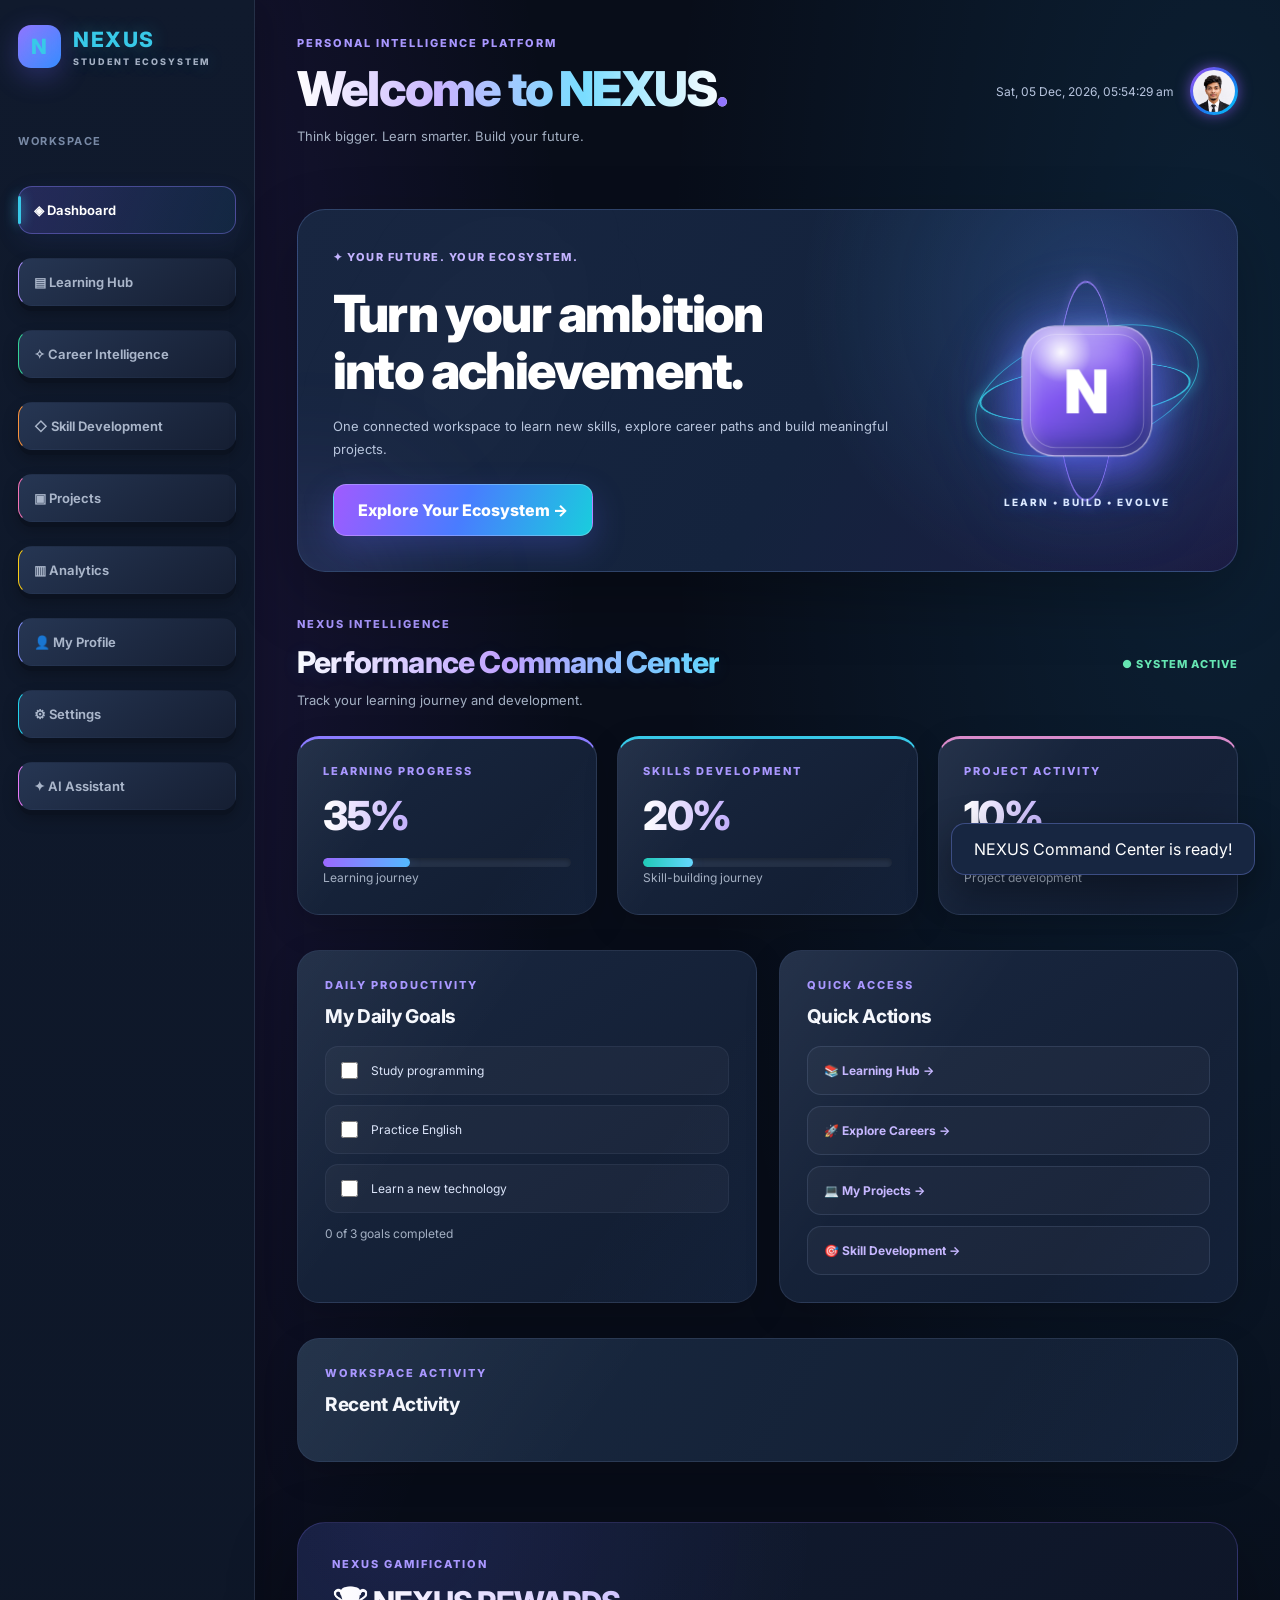
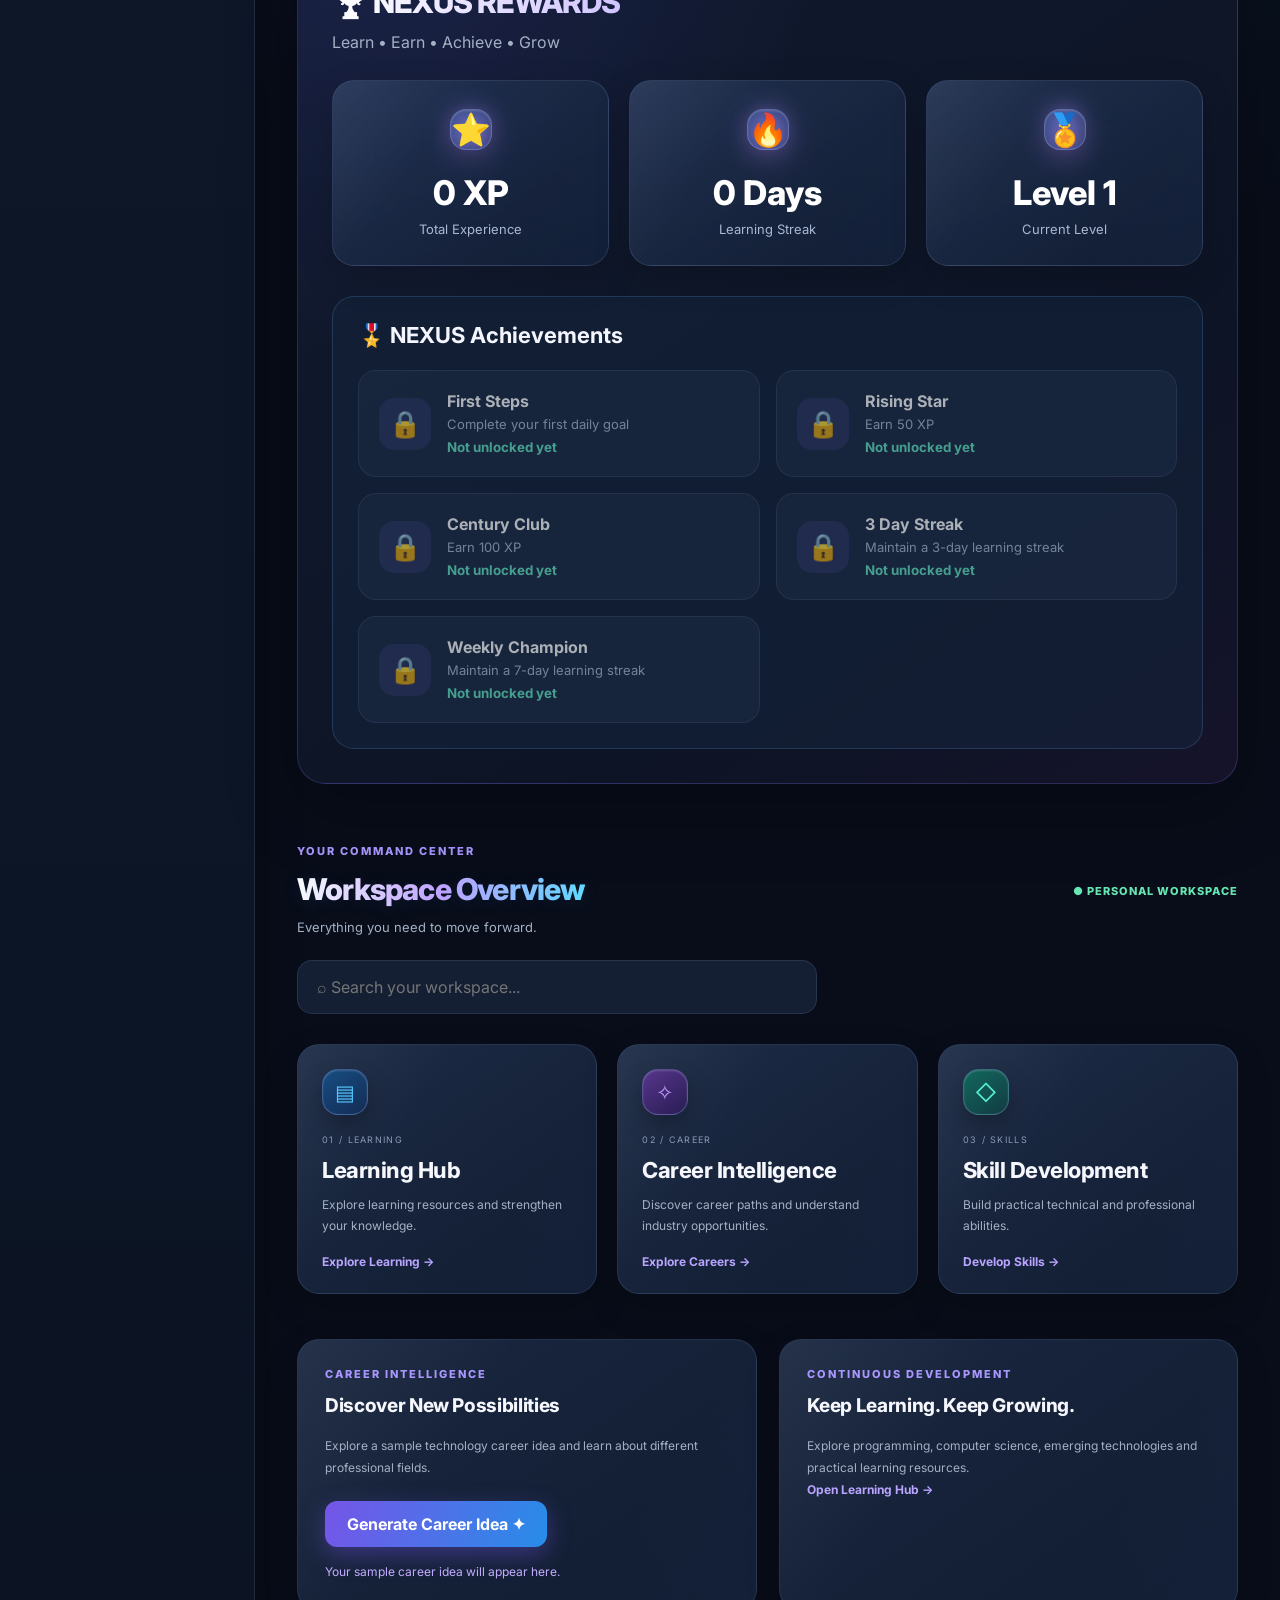
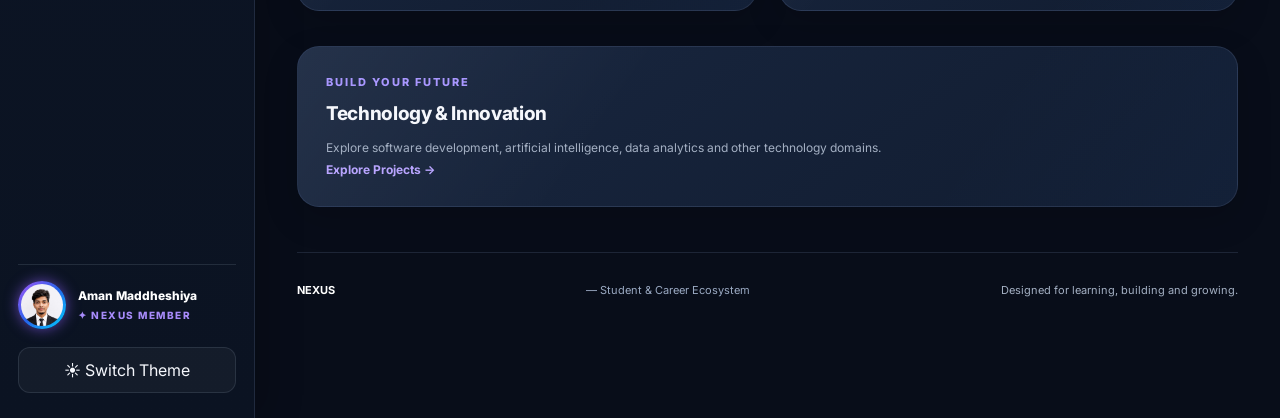
<file: index.html>
<!DOCTYPE html>
<html lang="en">
<head>
    <meta charset="UTF-8">
    <meta name="viewport" content="width=device-width, initial-scale=1.0">
    <meta name="description" content="NEXUS - AI Student and Career Ecosystem">
    <meta name="theme-color" content="#080d19">
    <title>NEXUS | Student & Career Ecosystem</title>

    <link rel="stylesheet" href="style.css">
    <link rel="preconnect" href="https://fonts.googleapis.com">
    <link href="https://fonts.googleapis.com/css2?family=Inter:wght@400;500;600;700;800;900&display=swap" rel="stylesheet">
    <link rel="icon" type="image/png" href="nexus-logo.png">
</head>

<body>

<div class="app">

    <!-- SIDEBAR -->
    <aside class="sidebar">

        <a class="brand" href="index.html">
            <span class="brand-icon">N</span>
            <span>NEXUS<small>STUDENT ECOSYSTEM</small></span>
        </a>

        <p class="nav-label">WORKSPACE</p>

        <nav>
            <a class="active" href="index.html">◈ Dashboard</a>
            <a href="learning.html">▤ Learning Hub</a>
            <a href="career.html">✧ Career Intelligence</a>
            <a href="goals.html">◇ Skill Development</a>
            <a href="projects.html">▣ Projects</a>
            <a href="analytics.html">▥ Analytics</a>
            <a href="profile.html">👤 My Profile</a>
            <a href="settings.html">⚙ Settings</a>
            <a href="assistant.html">✦ AI Assistant</a>
        </nav>

        <div class="sidebar-bottom">

            <div class="profile-mini">
                <div class="avatar">
    <img src="./NEXUS/photo.jpeg" alt="Profile Photo">
</div>
               <div class="profile-info">
    <strong>Aman Maddheshiya</strong>
    <small>✦ NEXUS MEMBER</small>
</div> 
            </div>

            <button id="themeToggle">☀️ Switch Theme</button>

        </div>
    </aside>


    <!-- MAIN DASHBOARD -->
    <main class="main-content" id="dashboard">

        <!-- HEADER -->
        <header class="topbar">

            <div>
                <p class="eyebrow">PERSONAL INTELLIGENCE PLATFORM</p>
                <h1>Welcome to NEXUS<span>.</span></h1>
                <p class="subtitle">
                    Think bigger. Learn smarter. Build your future.
                </p>
            </div>

            <div class="top-actions">
                <span id="nexusClock"></span>
                <div class="avatar top-avatar">
    <img src="./NEXUS/photo.jpeg" alt="Profile Photo">
</div>
            </div>

        </header>


        <!-- HERO -->
        <section class="hero">

            <div class="hero-content">

                <span class="hero-tag">
                    ✦ YOUR FUTURE. YOUR ECOSYSTEM.
                </span>

                <h2>
                    Turn your ambition<br>
                    into achievement.
                </h2>

                <p>
                    One connected workspace to learn new skills,
                    explore career paths and build meaningful projects.
                </p>

                <button id="welcomeButton">
                    Explore Your Ecosystem →
                </button>

            </div>

            <div class="hero-art">
                <div class="orbit orbit-one"></div>
                <div class="orbit orbit-two"></div>
                <div class="core">N</div>
                <span class="orbit-label">
                    LEARN • BUILD • EVOLVE
                </span>
            </div>

        </section>


        <!-- COMMAND CENTER -->
        <section class="command-center" id="commandCenter">

            <div class="section-heading">

                <div>
                    <p class="eyebrow">NEXUS INTELLIGENCE</p>
                    <h2>Performance Command Center</h2>
                    <p class="subtitle">
                        Track your learning journey and development.
                    </p>
                </div>

                <span class="live-status">
                    ● SYSTEM ACTIVE
                </span>

            </div>


            <!-- PERFORMANCE CARDS -->
            <div class="performance-grid">

                <article class="panel performance-card">

                    <p class="eyebrow">LEARNING PROGRESS</p>

                    <h2 id="learningProgress">35%</h2>

                    <div class="progress-track">
                        <div class="progress-fill"
                             id="learningBar"
                             style="width:35%">
                        </div>
                    </div>

                    <p>Learning journey</p>

                </article>


                <article class="panel performance-card">

                    <p class="eyebrow">SKILLS DEVELOPMENT</p>

                    <h2 id="skillsProgress">20%</h2>

                    <div class="progress-track">
                        <div class="progress-fill"
                             id="skillsBar"
                             style="width:20%">
                        </div>
                    </div>

                    <p>Skill-building journey</p>

                </article>


                <article class="panel performance-card">

                    <p class="eyebrow">PROJECT ACTIVITY</p>

                    <h2 id="projectProgress">10%</h2>

                    <div class="progress-track">
                        <div class="progress-fill"
                             id="projectBar"
                             style="width:10%">
                        </div>
                    </div>

                    <p>Project development</p>

                </article>

            </div>


            <!-- GOALS AND QUICK ACTIONS -->
            <div class="content-grid">


                <!-- DAILY GOALS -->
                <article class="panel">

                    <p class="eyebrow">DAILY PRODUCTIVITY</p>

                    <h2>My Daily Goals</h2>

                    <label class="goal-item">
                        <input type="checkbox" class="nexus-goal">
                        Study programming
                    </label>

                    <label class="goal-item">
                        <input type="checkbox" class="nexus-goal">
                        Practice English
                    </label>

                    <label class="goal-item">
                        <input type="checkbox" class="nexus-goal">
                        Learn a new technology
                    </label>

                    <p id="goalCounter">
                        0 of 3 goals completed
                    </p>

                </article>


                <!-- QUICK ACTIONS -->
                <article class="panel">

                    <p class="eyebrow">QUICK ACCESS</p>

                    <h2>Quick Actions</h2>

                    <div class="quick-actions">

                        <a href="learning.html">
                            📚 Learning Hub →
                        </a>

                        <a href="career.html">
                            🚀 Explore Careers →
                        </a>

                        <a href="projects.html">
                            💻 My Projects →
                        </a>

                        <a href="goals.html">
                            🎯 Skill Development →
                        </a>

                    </div>

                </article>

            </div>


            <!-- RECENT ACTIVITY -->
            <article class="panel activity-panel">

                <p class="eyebrow">WORKSPACE ACTIVITY</p>

                <h2>Recent Activity</h2>

                <ul id="activityList">
                    <li>NEXUS dashboard opened</li>
                    <li>Welcome to your productivity workspace</li>
                </ul>

            </article>
<!-- NEXUS REWARDS 3D SECTION -->
<section class="rewards-section">

    <div class="rewards-heading">
        <p class="eyebrow">NEXUS GAMIFICATION</p>
        <h2>🏆 NEXUS REWARDS</h2>
        <p>Learn • Earn • Achieve • Grow</p>
    </div>
<div class="reward-stats">

    <article class="reward-card xp-stat">
        <div class="reward-icon">⭐</div>
        <h2>0 XP</h2>
        <p>Total Experience</p>
    </article>

    <article class="reward-card streak-stat">
        <div class="reward-icon">🔥</div>
        <h2>2 Days</h2>
        <p>Learning Streak</p>
    </article>

    <article class="reward-card level-stat">
        <div class="reward-icon">🏅</div>
        <h2>Level 1</h2>
        <p>Current Level</p>
    </article>

</div>

   
<div class="unlocked-section">
    <h3>🎖️ NEXUS Achievements</h3>

    <div id="nexusBadges" class="achievement-list"></div>
</div>


</section>


        <!-- WORKSPACE OVERVIEW -->
        <section class="section-heading" id="analytics">

            <div>
                <p class="eyebrow">YOUR COMMAND CENTER</p>
                <h2>Workspace Overview</h2>
                <p class="subtitle">
                    Everything you need to move forward.
                </p>
            </div>

            <span class="live-status">
                ● PERSONAL WORKSPACE
            </span>

        </section>


        <!-- SEARCH -->
        <input
            type="search"
            id="nexusSearch"
            placeholder="⌕ Search your workspace..."
        >


        <!-- MAIN CARDS -->
        <section class="cards">

            <article class="card">

                <div class="card-icon blue">▤</div>

                <p>01 / LEARNING</p>

                <h3>Learning Hub</h3>

                <span>
                    Explore learning resources and strengthen your knowledge.
                </span>

                <a href="learning.html">
                    Explore Learning →
                </a>

            </article>


            <article class="card">

                <div class="card-icon purple">✧</div>

                <p>02 / CAREER</p>

                <h3>Career Intelligence</h3>

                <span>
                    Discover career paths and understand industry opportunities.
                </span>

                <a href="career.html">
                    Explore Careers →
                </a>

            </article>


            <article class="card">

                <div class="card-icon green">◇</div>

                <p>03 / SKILLS</p>

                <h3>Skill Development</h3>

                <span>
                    Build practical technical and professional abilities.
                </span>

                <a href="goals.html">
                    Develop Skills →
                </a>

            </article>

        </section>


        <!-- CAREER AND LEARNING -->
        <section class="content-grid">

            <article class="panel" id="career">

                <p class="eyebrow">CAREER INTELLIGENCE</p>

                <h2>Discover New Possibilities</h2>

                <p>
                    Explore a sample technology career idea
                    and learn about different professional fields.
                </p>

                <button id="careerButton">
                    Generate Career Idea ✦
                </button>

                <div id="careerResult">
                    Your sample career idea will appear here.
                </div>

            </article>


            <article class="panel" id="learning">

                <p class="eyebrow">CONTINUOUS DEVELOPMENT</p>

                <h2>Keep Learning. Keep Growing.</h2>

                <p>
                    Explore programming, computer science,
                    emerging technologies and practical learning resources.
                </p>

                <a href="learning.html">
                    Open Learning Hub →
                </a>

            </article>

        </section>


        <!-- SKILLS -->
        <section class="panel skills-panel" id="skills">

            <p class="eyebrow">BUILD YOUR FUTURE</p>

            <h2>Technology & Innovation</h2>

            <p>
                Explore software development, artificial intelligence,
                data analytics and other technology domains.
            </p>

            <a href="projects.html">
                Explore Projects →
            </a>

        </section>


        <!-- FOOTER -->
        <footer>

            <strong>NEXUS</strong>
            — Student & Career Ecosystem

            <span>
                Designed for learning, building and growing.
            </span>

        </footer>

    </main>

</div>

<!-- NOTIFICATION -->
<div id="nexusNotification" class="nexus-notification"></div>

<script src="script.js"></script>
</body>
</html>
</file>
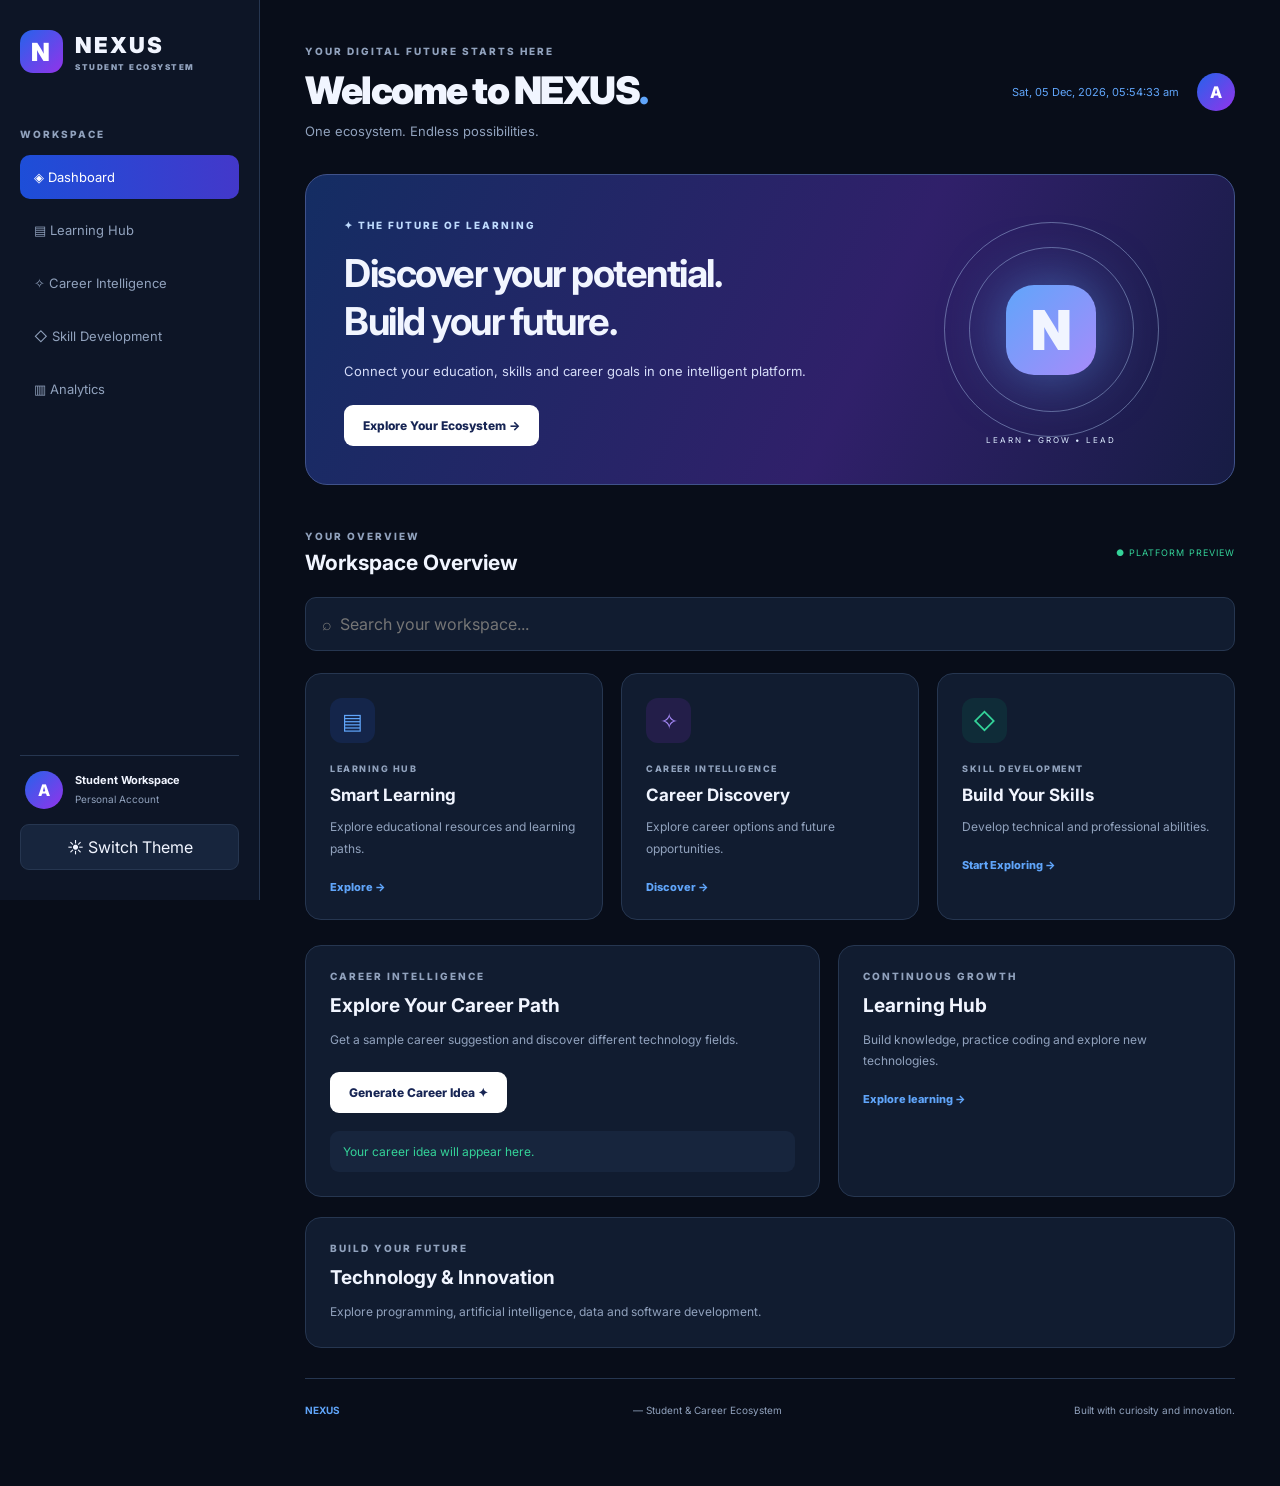
<file: NEXUS/index.html>
<!DOCTYPE html>
<html lang="en">
<head>
    <meta charset="UTF-8">
    <meta name="viewport" content="width=device-width, initial-scale=1.0">
    <meta name="description" content="NEXUS - Student and Career Ecosystem">
    <title>NEXUS | Intelligent Student Ecosystem</title>
    <link rel="stylesheet" href="style.css">
</head>
<body>

    <aside class="sidebar">
        <a class="brand" href="#dashboard">
            <span class="brand-icon">N</span>
            <span>NEXUS<small>STUDENT ECOSYSTEM</small></span>
        </a>

        <p class="nav-label">WORKSPACE</p>
        <nav>
            <a class="active" href="#dashboard">◈ Dashboard</a>
            <a href="#learning">▤ Learning Hub</a>
            <a href="#career">✧ Career Intelligence</a>
            <a href="#skills">◇ Skill Development</a>
            <a href="#analytics">▥ Analytics</a>
        </nav>

        <div class="sidebar-bottom">
            <div class="profile-mini">
                <div class="avatar">A</div>
                <div><strong>Student Workspace</strong><small>Personal Account</small></div>
            </div>
            <button id="themeToggle">☀️ Switch Theme</button>
        </div>
    </aside>

    <main class="main-content" id="dashboard">

        <header class="topbar">
            <div>
                <p class="eyebrow">YOUR DIGITAL FUTURE STARTS HERE</p>
                <h1>Welcome to NEXUS<span>.</span></h1>
                <p class="subtitle">One ecosystem. Endless possibilities.</p>
            </div>
            <div class="top-actions">
                <span id="nexusClock"></span>
                <div class="avatar">A</div>
            </div>
        </header>

        <section class="hero">
            <div class="hero-content">
                <span class="hero-tag">✦ THE FUTURE OF LEARNING</span>
                <h2>Discover your potential.<br>Build your future.</h2>
                <p>Connect your education, skills and career goals in one intelligent platform.</p>
                <button id="welcomeButton">Explore Your Ecosystem →</button>
            </div>
            <div class="hero-art">
                <div class="orbit orbit-one"></div>
                <div class="orbit orbit-two"></div>
                <div class="core">N</div>
                <span class="orbit-label">LEARN • GROW • LEAD</span>
            </div>
        </section>

        <section class="section-heading" id="analytics">
            <div>
                <p class="eyebrow">YOUR OVERVIEW</p>
                <h2>Workspace Overview</h2>
            </div>
            <span class="live-status">● PLATFORM PREVIEW</span>
        </section>

        <input type="search" id="nexusSearch"
               placeholder="⌕  Search your workspace...">

        <section class="cards">
            <article class="card">
                <div class="card-icon blue">▤</div>
                <p>LEARNING HUB</p>
                <h3>Smart Learning</h3>
                <span>Explore educational resources and learning paths.</span>
                <a href="#learning">Explore →</a>
            </article>

            <article class="card">
                <div class="card-icon purple">✧</div>
                <p>CAREER INTELLIGENCE</p>
                <h3>Career Discovery</h3>
                <span>Explore career options and future opportunities.</span>
                <a href="#career">Discover →</a>
            </article>

            <article class="card">
                <div class="card-icon green">◇</div>
                <p>SKILL DEVELOPMENT</p>
                <h3>Build Your Skills</h3>
                <span>Develop technical and professional abilities.</span>
                <a href="#skills">Start Exploring →</a>
            </article>
        </section>

        <section class="content-grid">
            <article class="panel" id="career">
                <p class="eyebrow">CAREER INTELLIGENCE</p>
                <h2>Explore Your Career Path</h2>
                <p>Get a sample career suggestion and discover different technology fields.</p>
                <button id="careerButton">Generate Career Idea ✦</button>
                <div id="careerResult">Your career idea will appear here.</div>
            </article>

            <article class="panel" id="learning">
                <p class="eyebrow">CONTINUOUS GROWTH</p>
                <h2>Learning Hub</h2>
                <p>Build knowledge, practice coding and explore new technologies.</p>
                <a href="#skills">Explore learning →</a>
            </article>
        </section>

        <section class="panel skills-panel" id="skills">
            <p class="eyebrow">BUILD YOUR FUTURE</p>
            <h2>Technology & Innovation</h2>
            <p>Explore programming, artificial intelligence, data and software development.</p>
        </section>

        <footer>
            <strong>NEXUS</strong> — Student & Career Ecosystem
            <span>Built with curiosity and innovation.</span>
        </footer>
    </main>

    <div id="nexusNotification"></div>
    <script src="script.js"></script>
</body>
</html>
</file>
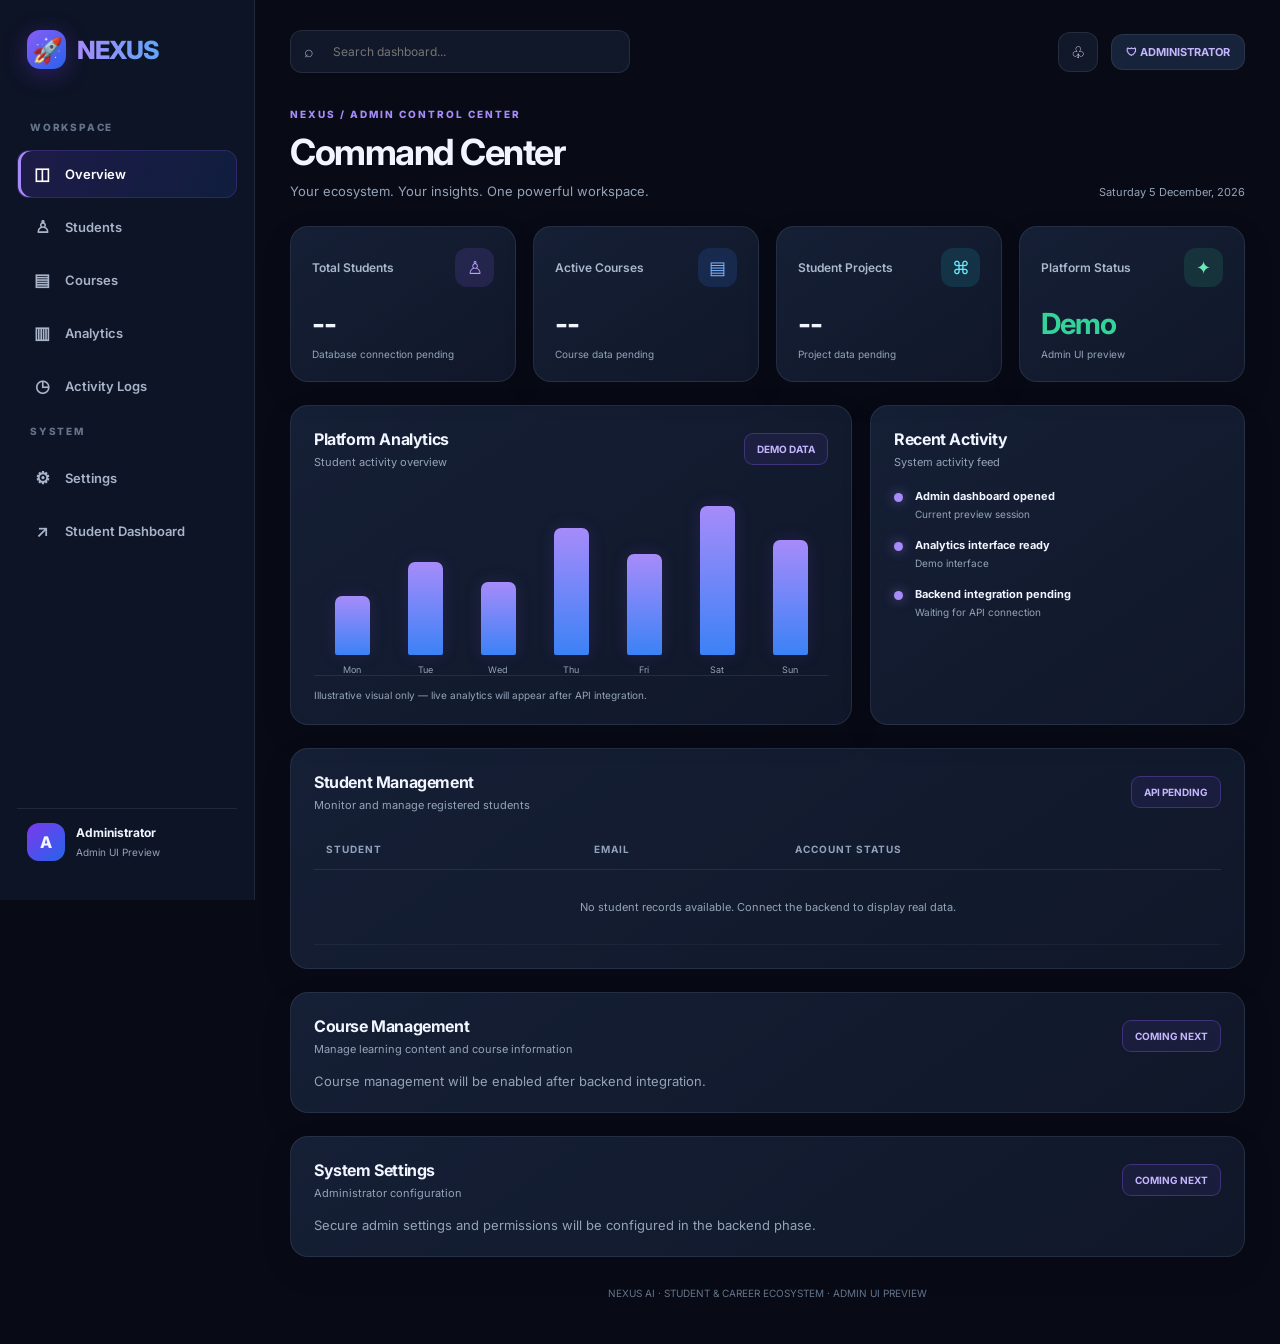
<file: admin.html>
<!DOCTYPE html>
<html lang="en">
<head>
<meta charset="UTF-8">
<meta name="viewport" content="width=device-width, initial-scale=1.0">
<title>NEXUS | AI Command Center</title>
<link rel="preconnect" href="https://fonts.googleapis.com">
<link rel="preconnect" href="https://fonts.gstatic.com" crossorigin>
<link href="https://fonts.googleapis.com/css2?family=Inter:wght@400;500;600;700;800&display=swap" rel="stylesheet">
<style>
:root {
    --bg:#080b16;
    --surface:#11182a;
    --surface2:#151f35;
    --border:rgba(148,163,184,.14);
    --text:#f1f5ff;
    --muted:#94a3b8;
    --purple:#8b5cf6;
    --blue:#3b82f6;
    --cyan:#22d3ee;
    --green:#34d399;
}
*{box-sizing:border-box}
html{scroll-behavior:smooth}
body{
    margin:0;background:var(--bg);color:var(--text);
    font-family:Inter,Arial,sans-serif;
}
button,input{font:inherit}
.admin-layout{display:flex;min-height:100vh}
.sidebar{
    width:255px;position:fixed;inset:0 auto 0 0;z-index:10;
    padding:25px 17px;background:#0d1425;
    border-right:1px solid var(--border);
    display:flex;flex-direction:column;
}
.brand{
    display:flex;align-items:center;gap:11px;
    font-size:25px;font-weight:800;letter-spacing:-1px;
    margin:5px 10px 42px;
}
.brand-icon{
    width:39px;height:39px;border-radius:13px;
    display:grid;place-items:center;
    background:linear-gradient(135deg,#8b5cf6,#2563eb);
    box-shadow:0 5px 25px #7c3aed55;
}
.brand span:last-child{
    background:linear-gradient(90deg,#a78bfa,#60a5fa);
    background-clip:text;color:transparent;
}
.nav-label{
    color:#64748b;font-size:10px;font-weight:800;
    letter-spacing:1.8px;padding:0 13px;margin:10px 0 12px;
}
.nav a{
    display:flex;align-items:center;gap:13px;
    color:#a8b4ca;text-decoration:none;
    padding:13px 14px;border-radius:12px;
    margin:5px 0;font-size:13px;font-weight:600;
    transition:.25s;border:1px solid transparent;
}
.nav a:hover,.nav a.active{
    color:white;background:linear-gradient(110deg,#633bd533,#2563eb20);
    border-color:#8b5cf633;
}
.nav a.active{box-shadow:inset 3px 0 #a78bfa}
.nav-icon{width:20px;text-align:center;font-size:17px}
.sidebar-bottom{margin-top:auto}
.admin-profile{
    display:flex;align-items:center;gap:11px;
    padding:14px 10px;border-top:1px solid var(--border);
}
.avatar{
    width:38px;height:38px;border-radius:12px;
    display:grid;place-items:center;
    background:linear-gradient(135deg,#7c3aed,#2563eb);
    font-weight:800;
}
.admin-profile strong{font-size:12px;display:block}
.admin-profile small{color:var(--muted);font-size:10px}
.main{
    margin-left:255px;width:calc(100% - 255px);
    padding:30px 35px 45px;max-width:1700px;
}
.topbar{
    display:flex;align-items:center;justify-content:space-between;
    gap:18px;margin-bottom:35px;
}
.mobile-menu{display:none}
.search{
    width:min(340px,100%);position:relative;
}
.search input{
    width:100%;padding:13px 15px 13px 42px;
    background:var(--surface);border:1px solid var(--border);
    border-radius:12px;color:white;outline:none;font-size:12px;
}
.search input:focus{border-color:#8b5cf6}
.search span{position:absolute;left:14px;top:11px;color:#94a3b8}
.top-actions{display:flex;align-items:center;gap:13px}
.icon-btn{
    width:40px;height:40px;border-radius:12px;
    border:1px solid var(--border);background:var(--surface);
    color:white;cursor:pointer;
}
.admin-tag{
    padding:10px 14px;border-radius:12px;
    background:#17233a;border:1px solid var(--border);
    color:#c4b5fd;font-size:11px;font-weight:700;
}
.welcome{
    display:flex;justify-content:space-between;
    align-items:flex-end;gap:20px;margin-bottom:27px;
}
.eyebrow{
    color:#a78bfa;font-size:10px;font-weight:800;
    letter-spacing:2px;margin-bottom:10px;
}
h1{font-size:clamp(27px,3vw,36px);margin:0;letter-spacing:-1.5px}
.subtitle{color:var(--muted);font-size:13px;margin:9px 0 0}
.date{color:var(--muted);font-size:11px}
.grid{
    display:grid;grid-template-columns:repeat(4,minmax(0,1fr));
    gap:17px;
}
.card,.panel{
    background:linear-gradient(145deg,#151f35,#101729);
    border:1px solid var(--border);border-radius:18px;
    box-shadow:0 12px 35px #00000015;
}
.stat{
    padding:21px;position:relative;overflow:hidden;
    transition:transform .25s,border-color .25s;
}
.stat:hover{transform:translateY(-4px);border-color:#8b5cf655}
.stat-top{display:flex;justify-content:space-between;align-items:center}
.stat-name{font-size:12px;color:#aab7cc;font-weight:600}
.stat-icon{
    width:39px;height:39px;border-radius:12px;
    display:grid;place-items:center;font-size:18px;
}
.purple{background:#8b5cf626;color:#b9a0ff}
.blue{background:#3b82f626;color:#7db4ff}
.cyan{background:#22d3ee20;color:#67e8f9}
.green{background:#34d39920;color:#6ee7b7}
.stat h2{font-size:29px;letter-spacing:-1px;margin:19px 0 7px}
.stat-foot{font-size:10px;color:var(--muted)}
.demo{color:var(--green)!important}
.section-heading{
    display:flex;justify-content:space-between;
    align-items:center;gap:12px;margin-bottom:17px;
}
.section-heading h2{font-size:16px;margin:0;letter-spacing:-.4px}
.section-heading p{font-size:11px;color:var(--muted);margin:6px 0 0}
.panel{padding:23px;margin-top:23px}
.panel-btn{
    border:1px solid #8b5cf655;color:#c4b5fd;
    background:#8b5cf615;border-radius:9px;
    padding:9px 12px;font-size:10px;font-weight:700;
    cursor:pointer;text-decoration:none;
}
.analytics-grid{
    display:grid;grid-template-columns:1.5fr 1fr;gap:18px;
}
.chart-area{
    height:190px;display:flex;align-items:flex-end;
    justify-content:space-around;gap:13px;
    padding:20px 8px 0;border-bottom:1px solid var(--border);
}
.bar-wrap{height:100%;flex:1;display:flex;flex-direction:column;justify-content:flex-end;align-items:center;gap:9px}
.bar{
    width:min(35px,75%);border-radius:7px 7px 2px 2px;
    background:linear-gradient(180deg,#a78bfa,#3b82f6);
    box-shadow:0 0 18px #8b5cf622;
    min-height:8px;
}
.bar-wrap small{font-size:9px;color:var(--muted)}
.chart-note{font-size:10px;color:var(--muted);margin-top:13px}
.activity-list{display:grid;gap:18px;margin-top:20px}
.activity-item{display:flex;gap:12px;align-items:flex-start}
.activity-dot{
    width:9px;height:9px;border-radius:50%;
    background:#a78bfa;box-shadow:0 0 12px #a78bfa88;margin-top:4px;
}
.activity-item strong{font-size:11px;display:block}
.activity-item small{color:var(--muted);font-size:10px;display:block;margin-top:5px}
.table-wrap{overflow-x:auto}
table{width:100%;border-collapse:collapse;min-width:520px;text-align:left}
th{
    color:#91a2bd;font-size:10px;font-weight:700;
    text-transform:uppercase;letter-spacing:1px;
    padding:14px 12px;border-bottom:1px solid var(--border);
}
td{padding:16px 12px;border-bottom:1px solid #ffffff0b;font-size:11px;color:#d6deed}
.empty{text-align:center!important;color:var(--muted);padding:30px}
.status{
    display:inline-block;padding:6px 10px;border-radius:20px;
    color:#fbbf24;background:#f59e0b18;font-size:9px;font-weight:700;
}
.footer{
    margin-top:30px;text-align:center;color:#64748b;font-size:10px;
}
@media(max-width:1100px){
    .grid{grid-template-columns:repeat(2,minmax(0,1fr))}
}
@media(max-width:760px){
    .sidebar{width:220px;transform:translateX(-100%);transition:.3s}
    .sidebar.open{transform:translateX(0)}
    .main{margin-left:0;width:100%;padding:20px 16px}
    .mobile-menu{display:block}
    .topbar{margin-bottom:25px}
    .search{width:100%;max-width:240px}
    .admin-tag{display:none}
    .welcome{align-items:flex-start;flex-direction:column}
    .analytics-grid{grid-template-columns:1fr}
}
@media(max-width:430px){
    .grid{grid-template-columns:1fr}
    .search{max-width:190px}
    .panel{padding:17px}
    .stat{padding:18px}
}
</style>
</head>
<body>
<div class="admin-layout">

<aside class="sidebar" id="sidebar">
    <div class="brand"><span class="brand-icon">🚀</span><span>NEXUS</span></div>
    <div class="nav-label">WORKSPACE</div>
    <nav class="nav">
        <a href="#overview" class="active"><span class="nav-icon">◫</span>Overview</a>
        <a href="#students"><span class="nav-icon">♙</span>Students</a>
        <a href="#courses"><span class="nav-icon">▤</span>Courses</a>
        <a href="#analytics"><span class="nav-icon">▥</span>Analytics</a>
        <a href="#activity"><span class="nav-icon">◷</span>Activity Logs</a>
    </nav>
    <div class="nav-label">SYSTEM</div>
    <nav class="nav">
        <a href="#settings"><span class="nav-icon">⚙</span>Settings</a>
        <a href="index.html"><span class="nav-icon">↗</span>Student Dashboard</a>
    </nav>
    <div class="sidebar-bottom">
        <div class="admin-profile">
            <div class="avatar">A</div>
            <div><strong>Administrator</strong><small>Admin UI Preview</small></div>
        </div>
    </div>
</aside>

<main class="main" id="overview">
    <header class="topbar">
        <div style="display:flex;align-items:center;gap:12px;flex:1">
            <button class="icon-btn mobile-menu" id="menuBtn" aria-label="Toggle menu">☰</button>
            <div class="search">
                <span>⌕</span>
                <input id="globalSearch" type="search" placeholder="Search dashboard...">
            </div>
        </div>
        <div class="top-actions">
            <button class="icon-btn" title="Notifications">♧</button>
            <div class="admin-tag">🛡 ADMINISTRATOR</div>
        </div>
    </header>

    <section class="welcome">
        <div>
            <div class="eyebrow">NEXUS / ADMIN CONTROL CENTER</div>
            <h1>Command Center</h1>
            <p class="subtitle">Your ecosystem. Your insights. One powerful workspace.</p>
        </div>
        <div class="date" id="todayDate">Loading date...</div>
    </section>

    <section class="grid">
        <article class="card stat">
            <div class="stat-top"><span class="stat-name">Total Students</span><span class="stat-icon purple">♙</span></div>
            <h2>--</h2><div class="stat-foot">Database connection pending</div>
        </article>
        <article class="card stat">
            <div class="stat-top"><span class="stat-name">Active Courses</span><span class="stat-icon blue">▤</span></div>
            <h2>--</h2><div class="stat-foot">Course data pending</div>
        </article>
        <article class="card stat">
            <div class="stat-top"><span class="stat-name">Student Projects</span><span class="stat-icon cyan">⌘</span></div>
            <h2>--</h2><div class="stat-foot">Project data pending</div>
        </article>
        <article class="card stat">
            <div class="stat-top"><span class="stat-name">Platform Status</span><span class="stat-icon green">✦</span></div>
            <h2 class="demo">Demo</h2><div class="stat-foot">Admin UI preview</div>
        </article>
    </section>

    <section class="analytics-grid" id="analytics">
        <article class="panel">
            <div class="section-heading">
                <div><h2>Platform Analytics</h2><p>Student activity overview</p></div>
                <span class="panel-btn">DEMO DATA</span>
            </div>
            <div class="chart-area" aria-label="Illustrative demo chart">
                <div class="bar-wrap"><div class="bar" style="height:35%"></div><small>Mon</small></div>
                <div class="bar-wrap"><div class="bar" style="height:55%"></div><small>Tue</small></div>
                <div class="bar-wrap"><div class="bar" style="height:43%"></div><small>Wed</small></div>
                <div class="bar-wrap"><div class="bar" style="height:75%"></div><small>Thu</small></div>
                <div class="bar-wrap"><div class="bar" style="height:60%"></div><small>Fri</small></div>
                <div class="bar-wrap"><div class="bar" style="height:90%"></div><small>Sat</small></div>
                <div class="bar-wrap"><div class="bar" style="height:68%"></div><small>Sun</small></div>
            </div>
            <div class="chart-note">Illustrative visual only — live analytics will appear after API integration.</div>
        </article>

        <article class="panel" id="activity">
            <div class="section-heading"><div><h2>Recent Activity</h2><p>System activity feed</p></div></div>
            <div class="activity-list">
                <div class="activity-item"><span class="activity-dot"></span><div><strong>Admin dashboard opened</strong><small>Current preview session</small></div></div>
                <div class="activity-item"><span class="activity-dot"></span><div><strong>Analytics interface ready</strong><small>Demo interface</small></div></div>
                <div class="activity-item"><span class="activity-dot"></span><div><strong>Backend integration pending</strong><small>Waiting for API connection</small></div></div>
            </div>
        </article>
    </section>

    <section class="panel" id="students">
        <div class="section-heading">
            <div><h2>Student Management</h2><p>Monitor and manage registered students</p></div>
            <span class="panel-btn">API PENDING</span>
        </div>
        <div class="table-wrap">
            <table>
                <thead><tr><th>Student</th><th>Email</th><th>Account Status</th></tr></thead>
                <tbody><tr><td colspan="3" class="empty">No student records available. Connect the backend to display real data.</td></tr></tbody>
            </table>
        </div>
    </section>

    <section class="panel" id="courses">
        <div class="section-heading"><div><h2>Course Management</h2><p>Manage learning content and course information</p></div><span class="panel-btn">COMING NEXT</span></div>
        <p class="subtitle">Course management will be enabled after backend integration.</p>
    </section>

    <section class="panel" id="settings">
        <div class="section-heading"><div><h2>System Settings</h2><p>Administrator configuration</p></div><span class="panel-btn">COMING NEXT</span></div>
        <p class="subtitle">Secure admin settings and permissions will be configured in the backend phase.</p>
    </section>

    <footer class="footer">NEXUS AI · STUDENT & CAREER ECOSYSTEM · ADMIN UI PREVIEW</footer>
</main>
</div>

<script>
const sidebar = document.getElementById("sidebar");
document.getElementById("menuBtn").addEventListener("click", () => {
    sidebar.classList.toggle("open");
});

document.getElementById("todayDate").textContent =
    new Date().toLocaleDateString("en-IN", {
        weekday:"long", day:"numeric", month:"long", year:"numeric"
    });

document.querySelectorAll(".nav a[href^='#']").forEach(link => {
    link.addEventListener("click", () => {
        document.querySelectorAll(".nav a").forEach(item => item.classList.remove("active"));
        link.classList.add("active");
        sidebar.classList.remove("open");
    });
});

document.getElementById("globalSearch").addEventListener("input", function() {
    const query = this.value.toLowerCase().trim();
    document.querySelectorAll(".panel, .stat").forEach(item => {
        item.style.display = item.textContent.toLowerCase().includes(query) ? "" : "none";
    });
});
</script>
</body>
</html>
</file>
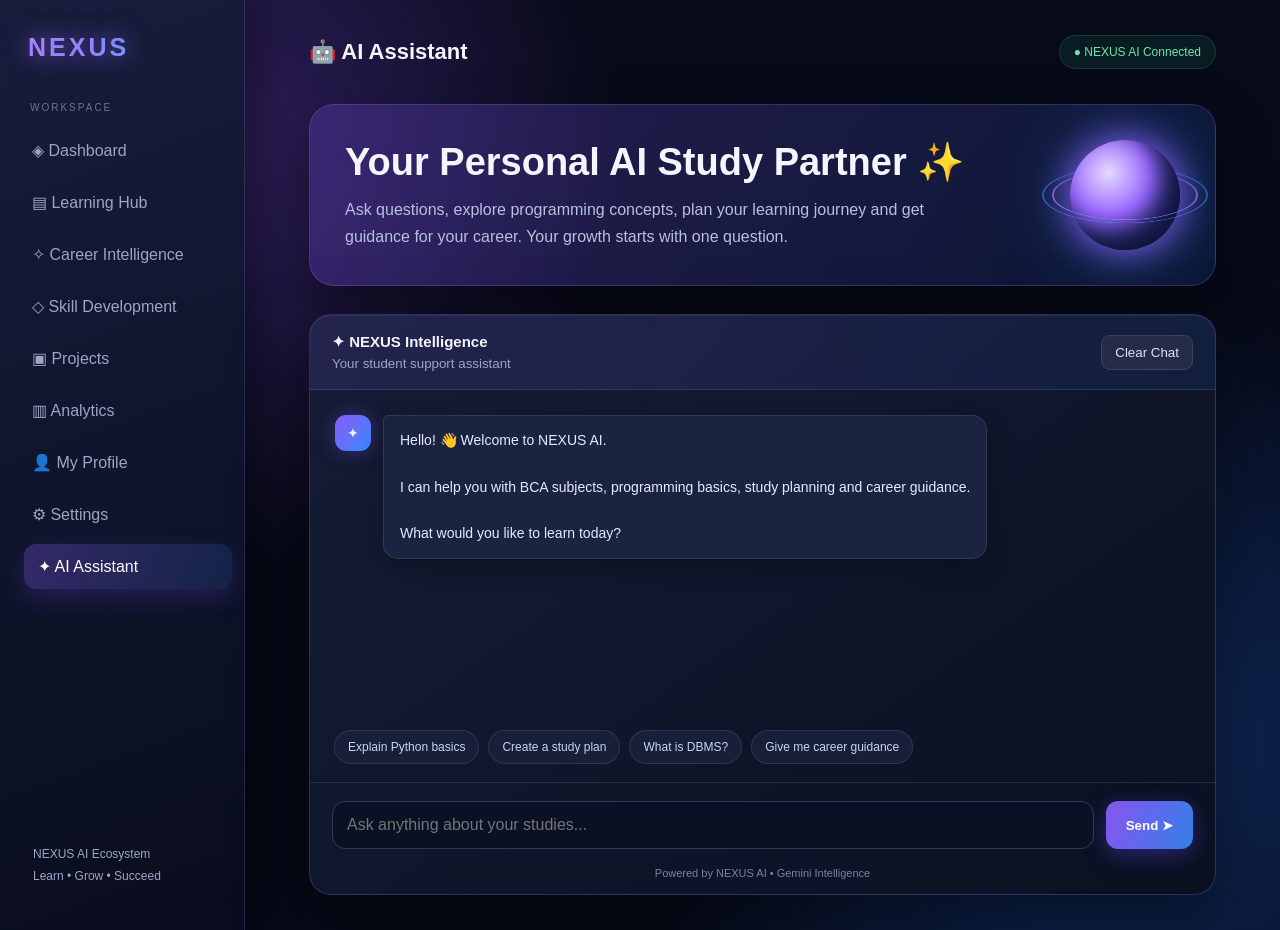
<file: assistant.html>
<!DOCTYPE html>
<html lang="en">
<head>
<meta charset="UTF-8">
<meta name="viewport" content="width=device-width, initial-scale=1.0">
<title>NEXUS | AI Assistant</title>

<style>
*{margin:0;padding:0;box-sizing:border-box}

:root{
--bg:#070a18;
--panel:#11182f;
--border:rgba(255,255,255,.1);
--text:#f4f5ff;
--muted:#9ba5c5;
--purple:#9867ff;
--blue:#3988ff;
}

body{
font-family:Inter,Segoe UI,Arial,sans-serif;
background:
radial-gradient(circle at 15% 15%,#30205f 0%,transparent 32%),
radial-gradient(circle at 85% 80%,#102e65 0%,transparent 35%),
#070a18;
color:var(--text);
min-height:100vh;
perspective:1200px;
}

.layout{display:flex;min-height:100vh}

/* SIDEBAR */

.sidebar{
width:245px;
background:linear-gradient(160deg,#171d3b,#090d1d);
border-right:1px solid rgba(155,120,255,.2);
padding:28px 18px;
display:flex;
flex-direction:column;
box-shadow:12px 0 40px rgba(0,0,0,.4);
}

.brand{
font-size:25px;
font-weight:900;
letter-spacing:3px;
margin:5px 10px 40px;
background:linear-gradient(90deg,#a78bfa,#54a6ff);
background-clip:text;
-webkit-text-fill-color:transparent;
text-shadow:0 0 25px #8b5cf6;
}

.nav-label{
font-size:10px;
letter-spacing:2px;
color:#687493;
margin:0 12px 15px;
}

.nav a{
display:block;
text-decoration:none;
color:var(--muted);
padding:13px 14px;
border-radius:12px;
margin-bottom:7px;
transition:.3s;
}

.nav a:hover,.nav a.active{
background:linear-gradient(100deg,rgba(139,92,246,.3),rgba(57,136,255,.15));
color:white;
transform:translateX(6px) translateZ(15px);
box-shadow:0 8px 25px rgba(120,75,255,.22);
}

.sidebar-bottom{
margin-top:auto;
color:var(--muted);
font-size:12px;
line-height:1.8;
padding:15px;
}

/* MAIN */

.main{
flex:1;
padding:35px 5%;
max-width:1500px;
margin:auto;
width:100%;
}

.topbar{
display:flex;
justify-content:space-between;
align-items:center;
gap:15px;
margin-bottom:35px;
}

.topbar h2{font-size:22px}

.status{
font-size:12px;
color:#69e6b0;
background:rgba(35,190,130,.1);
border:1px solid rgba(35,190,130,.2);
padding:9px 14px;
border-radius:30px;
}

/* HERO */

.hero{
position:relative;
display:flex;
justify-content:space-between;
align-items:center;
gap:25px;
padding:35px;
border:1px solid rgba(155,120,255,.25);
border-radius:25px;
background:linear-gradient(125deg,rgba(100,65,190,.35),rgba(25,85,170,.18));
margin-bottom:28px;
overflow:hidden;
transform-style:preserve-3d;
box-shadow:0 25px 55px rgba(0,0,0,.4);
transition:.4s;
}

.hero:hover{
transform:rotateX(2deg) rotateY(-2deg) translateY(-5px);
box-shadow:0 30px 65px rgba(73,60,180,.25);
}

.hero h1{
font-size:clamp(25px,4vw,38px);
margin-bottom:12px;
}

.hero p{
color:#b7c1df;
line-height:1.7;
max-width:600px;
}

/* 3D AI ORB */

.orb{
width:110px;
height:110px;
flex-shrink:0;
position:relative;
border-radius:50%;
background:radial-gradient(circle at 35% 30%,#e5d9ff,#9867ff 40%,#182a70 78%);
box-shadow:0 0 35px #8b5cf6,0 0 75px rgba(57,136,255,.5),inset -15px -15px 25px #10153c;
animation:orbFloat 5s ease-in-out infinite;
transform-style:preserve-3d;
}

.orb:before,.orb:after{
content:"";
position:absolute;
inset:-18px;
border:2px solid rgba(160,130,255,.65);
border-radius:50%;
transform:rotateX(70deg);
animation:orbit 7s linear infinite;
}

.orb:after{
inset:-28px;
border-color:rgba(60,150,255,.5);
animation-duration:10s;
}

@keyframes orbFloat{
0%,100%{transform:translateY(0) rotateY(0)}
50%{transform:translateY(-15px) rotateY(180deg)}
}

@keyframes orbit{
to{transform:rotateX(70deg) rotateZ(360deg)}
}

/* CHAT PANEL */

.chat-shell{
border:1px solid rgba(151,120,255,.25);
background:linear-gradient(145deg,#151c35,#0b1021);
border-radius:22px;
overflow:hidden;
min-height:570px;
display:flex;
flex-direction:column;
box-shadow:0 25px 70px rgba(0,0,0,.5),inset 0 1px 1px rgba(255,255,255,.08);
transform-style:preserve-3d;
}

.chat-head{
padding:18px 22px;
border-bottom:1px solid var(--border);
display:flex;
justify-content:space-between;
align-items:center;
background:linear-gradient(100deg,rgba(120,80,220,.15),rgba(40,110,220,.10));
}

.chat-head strong{font-size:15px}

.chat-head small{
color:var(--muted);
display:block;
margin-top:5px;
}

.clear{
background:#252c47;
color:#dce2ff;
border:1px solid var(--border);
padding:9px 13px;
border-radius:9px;
cursor:pointer;
transition:.3s;
}

.clear:hover{
transform:translateY(-3px);
border-color:#9b7aff;
}

/* MESSAGES */

.messages{
flex:1;
padding:25px;
display:flex;
flex-direction:column;
gap:18px;
min-height:340px;
max-height:490px;
overflow-y:auto;
}

.message{
display:flex;
gap:12px;
max-width:85%;
align-items:flex-start;
}

.message.user{
align-self:flex-end;
flex-direction:row-reverse;
}

.avatar{
width:36px;
height:36px;
flex-shrink:0;
border-radius:11px;
background:linear-gradient(135deg,#8b5cf6,#3988ff);
display:grid;
place-items:center;
font-size:14px;
box-shadow:0 0 20px rgba(130,90,255,.35);
}

.message.user .avatar{background:#263452}

.bubble{
background:#1a2340;
border:1px solid var(--border);
padding:13px 16px;
border-radius:5px 15px 15px 15px;
line-height:1.65;
color:#e5eaff;
font-size:14px;
white-space:pre-wrap;
overflow-wrap:anywhere;
box-shadow:0 10px 25px rgba(0,0,0,.22);
transition:.3s;
}

.message:hover .bubble{
transform:translateY(-3px);
box-shadow:0 14px 30px rgba(80,80,180,.2);
}

.message.user .bubble{
background:linear-gradient(120deg,#5940a7,#315da5);
border-radius:15px 5px 15px 15px;
}

/* SUGGESTIONS */

.suggestions{
padding:0 24px 18px;
display:flex;
gap:9px;
flex-wrap:wrap;
}

.suggestion{
background:#171f39;
color:#c9d3f3;
border:1px solid var(--border);
border-radius:20px;
padding:9px 13px;
cursor:pointer;
font-size:12px;
transition:.3s;
}

.suggestion:hover{
transform:translateY(-5px) scale(1.04);
background:linear-gradient(110deg,#6240ae,#285b9c);
box-shadow:0 10px 25px rgba(120,80,255,.3);
color:white;
}

/* INPUT */

.composer{
padding:18px 22px;
border-top:1px solid var(--border);
display:flex;
gap:12px;
align-items:flex-end;
}

#prompt{
flex:1;
resize:none;
min-height:48px;
max-height:120px;
background:#0b1125;
border:1px solid #303958;
color:white;
border-radius:13px;
padding:14px;
font:inherit;
outline:none;
transition:.3s;
}

#prompt:focus{
border-color:#8b5cf6;
transform:translateY(-2px);
box-shadow:0 0 25px rgba(139,92,246,.22);
}

.send{
height:48px;
padding:0 20px;
border:0;
border-radius:12px;
background:linear-gradient(110deg,#8755ef,#347fe8);
color:white;
font-weight:700;
cursor:pointer;
box-shadow:0 6px 22px rgba(100,75,255,.35);
transition:.3s;
}

.send:hover{
transform:translateY(-4px) scale(1.04);
box-shadow:0 12px 30px rgba(100,100,255,.55);
}

.note{
text-align:center;
color:#7783a5;
font-size:11px;
padding:0 15px 15px;
}

/* RESPONSIVE */

@media(max-width:760px){
.sidebar{width:72px;padding:20px 9px}
.brand{font-size:13px;letter-spacing:0;margin:10px 0 35px;text-align:center}
.nav-label,.nav a span,.sidebar-bottom{display:none}
.nav a{text-align:center;padding:14px 5px;font-size:17px}
.main{padding:20px 13px}
.hero{padding:23px}
.orb{width:65px;height:65px}
.messages{padding:17px}
.composer{padding:13px}
.message{max-width:95%}
}

@media(prefers-reduced-motion:reduce){
*,*::before,*::after{
animation-duration:.01ms!important;
animation-iteration-count:1!important;
transition-duration:.01ms!important;
}
}
</style>
</head>

<body>

<div class="layout">

<aside class="sidebar">
<div class="brand">NEXUS</div>
<div class="nav-label">WORKSPACE</div>

<nav class="nav">
<a href="index.html">◈ Dashboard</a>
<a href="learning.html">▤ Learning Hub</a>
<a href="career.html">✧ Career Intelligence</a>
<a href="goals.html">◇ Skill Development</a>
<a href="projects.html">▣ Projects</a>
<a href="analytics.html">▥ Analytics</a>
<a href="profile.html">👤 My Profile</a>
<a href="settings.html">⚙ Settings</a>
<a href="assistant.html" class="active">✦ AI Assistant</a>
</nav>

<div class="sidebar-bottom">
NEXUS AI Ecosystem<br>
Learn • Grow • Succeed
</div>
</aside>

<main class="main">

<div class="topbar">
<h2>🤖 AI Assistant</h2>
<div class="status" id="aiStatus">● NEXUS AI Connected</div>
</div>

<section class="hero">
<div>
<h1>Your Personal AI Study Partner ✨</h1>
<p>Ask questions, explore programming concepts, plan your learning journey and get guidance for your career. Your growth starts with one question.</p>
</div>
<div class="orb"></div>
</section>

<section class="chat-shell">

<div class="chat-head">
<div>
<strong>✦ NEXUS Intelligence</strong>
<small>Your student support assistant</small>
</div>
<button class="clear" id="clearChat">Clear Chat</button>
</div>

<div class="messages" id="messages" aria-live="polite">
<div class="message">
<div class="avatar">✦</div>
<div class="bubble">Hello! 👋 Welcome to NEXUS AI.

I can help you with BCA subjects, programming basics, study planning and career guidance.

What would you like to learn today?</div>
</div>
</div>

<div class="suggestions">
<button class="suggestion">Explain Python basics</button>
<button class="suggestion">Create a study plan</button>
<button class="suggestion">What is DBMS?</button>
<button class="suggestion">Give me career guidance</button>
</div>

<form class="composer" id="chatForm">
<textarea id="prompt" placeholder="Ask anything about your studies..." rows="1"></textarea>
<button class="send" type="submit">Send ➤</button>
</form>

<div class="note">Powered by NEXUS AI • Gemini Intelligence</div>

</section>
</main>
</div>

<script>
const messages=document.getElementById("messages");
const promptBox=document.getElementById("prompt");
const form=document.getElementById("chatForm");

function addMessage(text,sender){
const message=document.createElement("div");
message.className="message "+sender;

const avatar=document.createElement("div");
avatar.className="avatar";
avatar.textContent=sender==="user"?"You":"✦";

const bubble=document.createElement("div");
bubble.className="bubble";
bubble.textContent=text;

message.append(avatar,bubble);
messages.appendChild(message);
messages.scrollTop=messages.scrollHeight;
}

function getReply(question){
const q=question.toLowerCase();

if(q.includes("python")){
return "Python is a beginner-friendly programming language.\n\nExample:\nprint('Hello World')\n\nIt is used in web development, automation, data science and AI.";
}

if(q.includes("study")||q.includes("plan")){
return "Here is a simple study routine:\n\n1. Revise one topic.\n2. Practise programming questions.\n3. Write short notes.\n4. Revise what you learned.\n5. Take a small self-test.\n\nConsistency is more important than studying everything at once.";
}

if(q.includes("dbms")){
return "DBMS stands for Database Management System.\n\nIt is software used to store, manage and retrieve data.\n\nExamples include MySQL, Oracle and PostgreSQL.";
}

if(q.includes("career")||q.includes("job")){
return "Start by building strong basics in programming, databases and problem-solving.\n\nExplore areas such as web development, software development and data analytics. Build small projects and learn step by step.";
}

if(q.includes("hello")||q.includes("hi")){
return "Hello! Welcome to NEXUS. What topic would you like to explore today?";
}

return "Thanks for your question! I am currently running in demo mode, so I can answer a few sample topics only.\n\nTry asking about Python, DBMS, study planning or career guidance. A live AI backend can be connected in a future development step.";
}

async function sendMessage(text){
    const question = text.trim();
    if(!question) return;

    addMessage(question, "user");
    promptBox.value = "";

    const typing = document.createElement("div");
    typing.className = "message";
    typing.id = "typing";

    const avatar = document.createElement("div");
    avatar.className = "avatar";
    avatar.textContent = "✦";

    const bubble = document.createElement("div");
    bubble.className = "bubble";
    bubble.textContent = "NEXUS is thinking...";

    typing.append(avatar, bubble);
    messages.appendChild(typing);
    messages.scrollTop = messages.scrollHeight;

    try {
        const response = await fetch(
            "http://127.0.0.1:8000/api/mentor/chat",
            {
                method: "POST",
                headers: {
                    "Content-Type": "application/json"
                },
                body: JSON.stringify({
    message: question,
    language: "Auto"
})
            }
        );

        if (!response.ok) {
            throw new Error("Server error: " + response.status);
        }

        const data = await response.json();

        typing.remove();
        addMessage(data.reply, "bot");

    } catch (error) {
        typing.remove();
        addMessage(
            "Backend connection failed. Please check your server.",
            "bot"
        );
        console.error(error);
    }
}

form.addEventListener("submit",function(event){
event.preventDefault();
sendMessage(promptBox.value);
});

promptBox.addEventListener("keydown",function(event){
if(event.key==="Enter"&&!event.shiftKey){
event.preventDefault();
form.requestSubmit();
}
});

document.querySelectorAll(".suggestion").forEach(button=>{
button.addEventListener("click",()=>{
sendMessage(button.textContent);
});
});

document.getElementById("clearChat").addEventListener("click",()=>{
messages.replaceChildren();
addMessage("Chat cleared! 👋 What would you like to learn today?","bot");
});
</script>

</body>
</html>
</file>
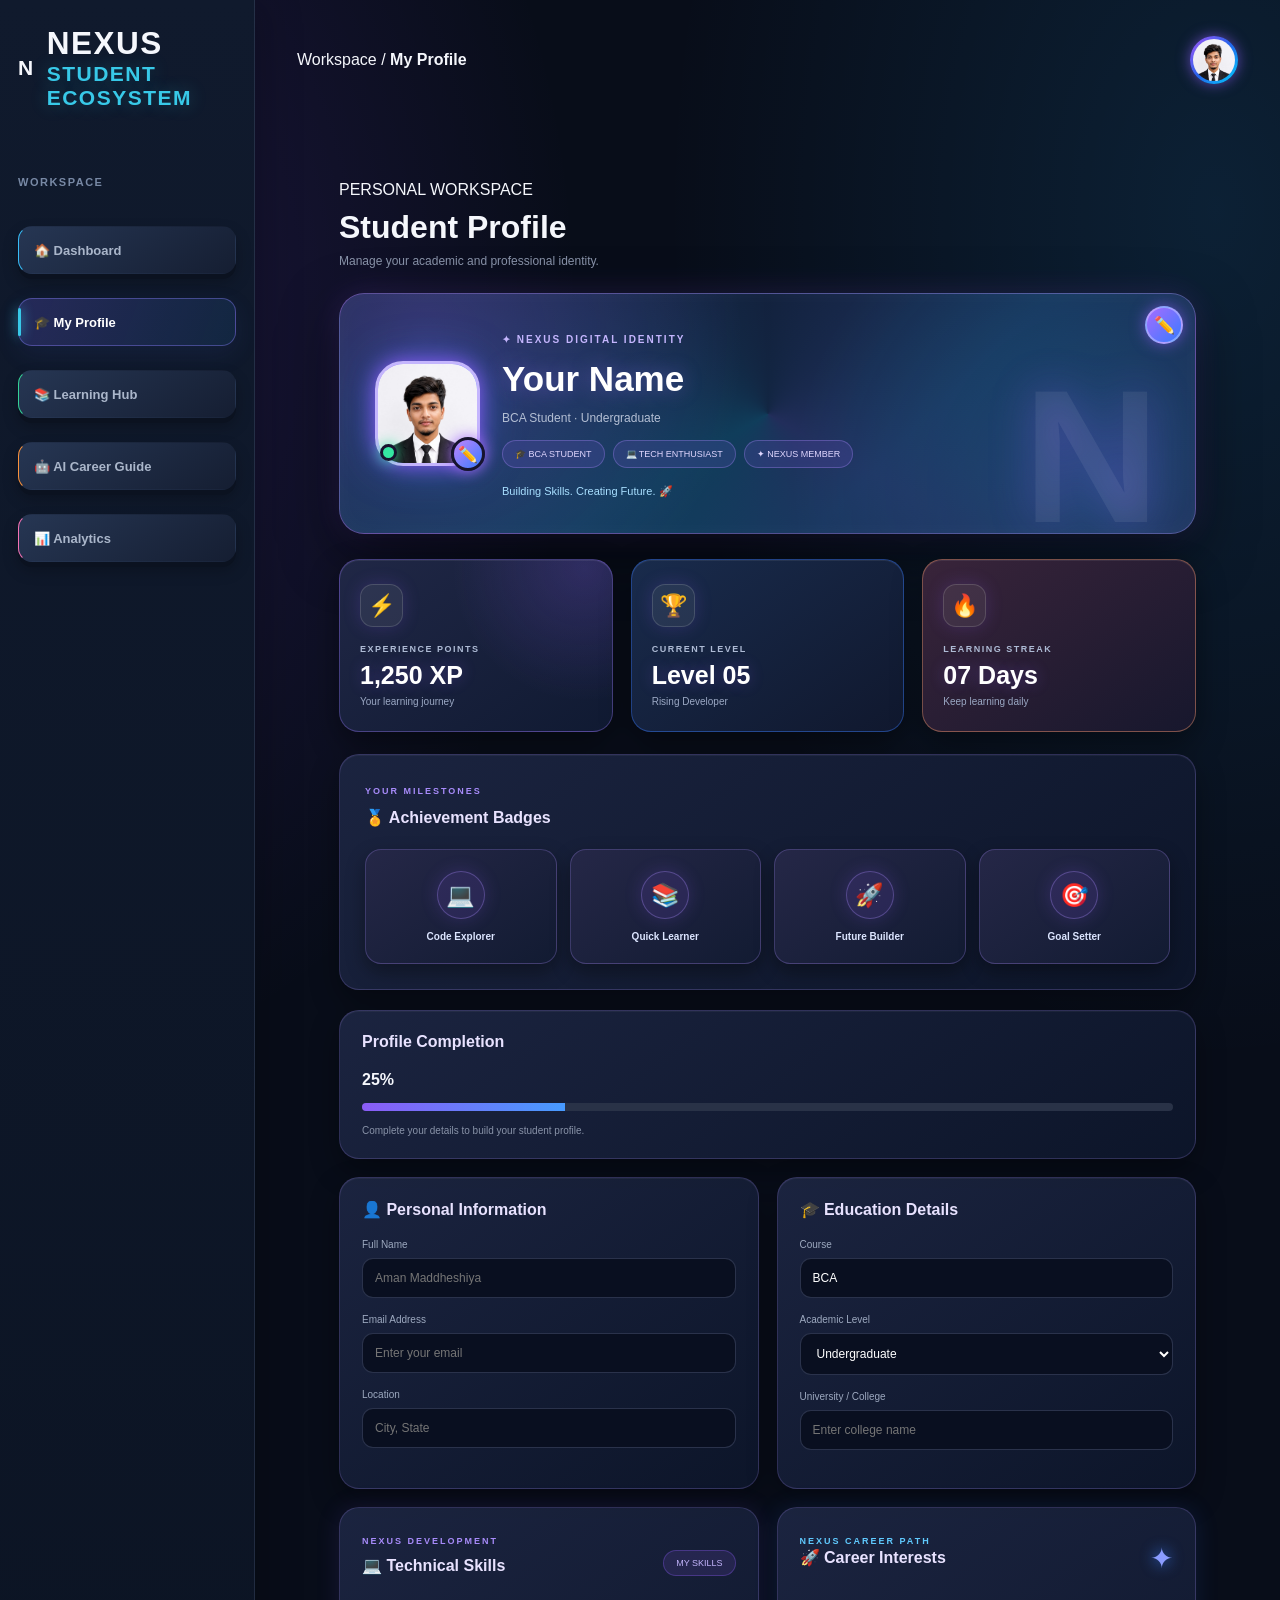
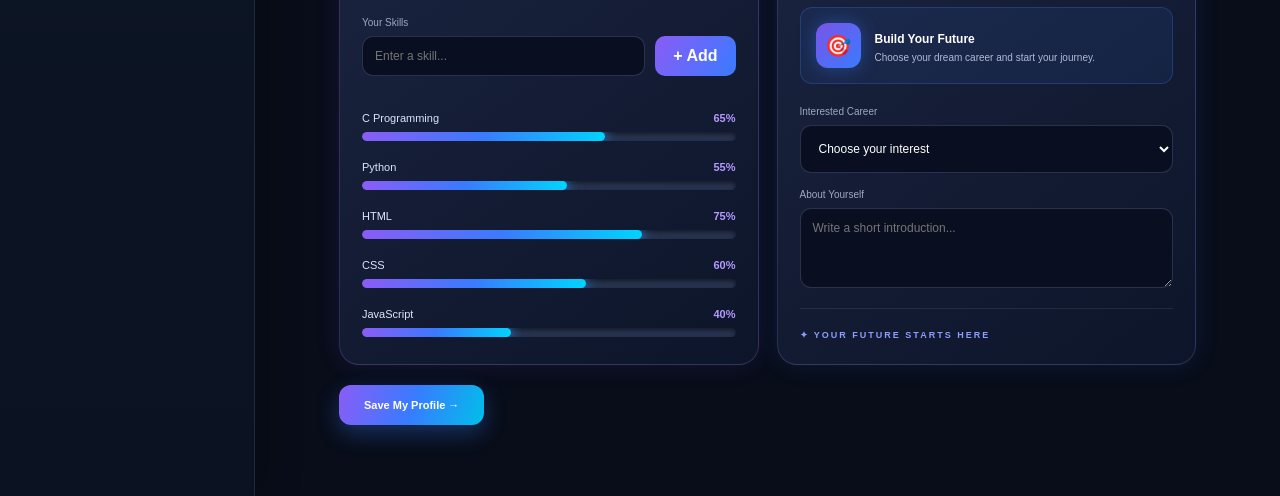
<file: profile.html>
<!DOCTYPE html>
<html lang="en">
<head>
    <meta charset="UTF-8">
    <meta name="viewport" content="width=device-width, initial-scale=1.0">
    <title>NEXUS | Student Profile</title>
    <link rel="stylesheet" href="style.css">
    <style>
        .profile-page { max-width: 1200px; margin: auto; padding: 35px 42px; }
        .profile-banner {
            padding: 28px; border-radius: 16px;
            background: linear-gradient(120deg,#292052,#173c5b);
            border: 1px solid #9175ff50; margin: 25px 0;
            display: flex; align-items: center; gap: 22px;
        }
        
.profile-avatar {
    width: 85px;
    height: 85px;
    border-radius: 25px;
    display: grid;
    place-items: center;
    font-size: 35px;
    font-weight: 800;
    background: linear-gradient(135deg,#9b7bff,#397bff);
    overflow: hidden;
    border: 3px solid #9b7bff;
    box-shadow: 0 0 18px #7954e8, 0 0 35px #397bff70;
    transition: transform 0.4s ease, box-shadow 0.4s ease;
}

.profile-avatar:hover {
    transform: perspective(500px) rotateY(12deg) scale(1.08);
    box-shadow: 0 0 25px #a855f7, 0 0 40px #397bff;
}

.profile-avatar img {
    width: 100%;
    height: 100%;
    object-fit: cover;
    object-position: center top;
    border-radius: 22px;
    display: block;
}

.profile-top-avatar {
    width: 42px;
    height: 42px;
    min-width: 42px;
    max-width: 42px;
    overflow: hidden;
    border-radius: 50%;
    flex: 0 0 42px;
}

.profile-banner h2 { font-size: 24px; margin-bottom: 8px; }
.profile-banner p { color: #b4bfd4; font-size: 12px; }
.profile-grid { display: grid; grid-template-columns: 1fr 1fr; gap: 18px; }

.profile-box {
    background: #141c2d;
    border: 1px solid #ffffff12;
    border-radius: 13px;
    padding: 22px;
}

        .profile-box h3 { font-size: 15px; margin-bottom: 20px; }
        .field { margin-bottom: 16px; }
        .field label { display: block; color: #9da9c0; font-size: 10px; margin-bottom: 8px; }
        .field input, .field select, .field textarea {
            width: 100%; padding: 12px; border-radius: 8px;
            background: #0d1423; color: white;
            border: 1px solid #ffffff18; outline: none;
            font: inherit; font-size: 12px;
        }
        .field input:focus, .field textarea:focus { border-color: #9275ff; }
        .field textarea { resize: vertical; min-height: 80px; }
        .save-btn {
            border: 0; padding: 12px 20px; border-radius: 8px;
            color: white; background: linear-gradient(100deg,#7954e8,#477df4);
            font-size: 11px; font-weight: 600;
        }
        .skill-tags { display: flex; flex-wrap: wrap; gap: 9px; }
        .skill-tags span {
            padding: 9px 13px; border-radius: 20px;
            background: #8d65ff18; border: 1px solid #8d65ff40;
            color: #c4b4ff; font-size: 10px;
        }
        .completion { height: 8px; background: #293247; border-radius: 10px; overflow: hidden; margin: 14px 0; }
        .completion div { width: 25%; height: 100%; background: linear-gradient(90deg,#8b5cf6,#479bff); }
        @media(max-width:700px) {
            .profile-page { padding: 22px 14px; }
            .profile-grid { grid-template-columns: 1fr; }
            .profile-banner { align-items: flex-start; flex-direction: column; }
        }
        /* BIG NEXUS WATERMARK */
        .nexus-identity-card {
    position: relative;
}

.edit-profile-btn {
    position: absolute;
    top: 12px;
    right: 12px;
    width: 38px;
    height: 38px;
    display: grid;
    place-items: center;
    border-radius: 50%;
    background: linear-gradient(135deg, #a66cff, #397bff);
    border: 2px solid #ffffff55;
    color: white;
    font-size: 17px;
    cursor: pointer;
    box-shadow: 0 0 15px #8b5cf6aa;
    z-index: 20;
}
.nexus-identity-card .identity-card-mark {
    position: absolute;
    right: 35px;
    bottom: -18px;
    font-size: 190px;
    font-weight: 900;
    color: rgba(255, 255, 255, 0.10);
    line-height: 1;
    pointer-events: none;
    z-index: 1;
    text-shadow: 0 0 35px #8b5cf655;
}
/* PREMIUM ANIMATED SKILLS */

.premium-skills {
    position: relative;
    overflow: hidden;
    background: linear-gradient(145deg, #151d32, #11182b) !important;
    border: 1px solid #8b5cf644 !important;
    box-shadow: 0 0 25px #7954e822;
    transition: .35s ease;
}

.premium-skills:hover {
    transform: translateY(-4px);
    box-shadow: 0 12px 35px #7954e844;
}

.skills-heading {
    display: flex;
    align-items: center;
    justify-content: space-between;
    margin-bottom: 22px;
}

.skills-subtitle {
    color: #a78bfa;
    font-size: 9px;
    letter-spacing: 2px;
    font-weight: 800;
}

.skills-heading h3 {
    margin-top: 8px;
}

.skills-badge {
    color: #c4b5fd;
    border: 1px solid #8b5cf655;
    background: #8b5cf622;
    padding: 7px 12px;
    border-radius: 20px;
    font-size: 9px;
}

.skill-progress-list {
    display: grid;
    gap: 20px;
    margin-top: 22px;
}

.skill-info {
    display: flex;
    justify-content: space-between;
    color: #dce5ff;
    font-size: 11px;
    margin-bottom: 8px;
}

.skill-info span:last-child {
    color: #b69aff;
    font-weight: 700;
}

.skill-track {
    height: 9px;
    border-radius: 20px;
    background: #29334b;
    overflow: hidden;
}

.skill-fill {
    width: 0;
    height: 100%;
    border-radius: 20px;
    background: linear-gradient(90deg, #8b5cf6, #397bff, #00d4ff);
    box-shadow: 0 0 14px #397bff99;
    animation: skillLoad 1.5s ease forwards;
}

@keyframes skillLoad {
    to {
        width: var(--skill-width);
    }
}
/* PREMIUM CAREER CARD */

.premium-career {
    position: relative;
    overflow: hidden;
    background: linear-gradient(145deg, #171b35, #10283e) !important;
    border: 1px solid #397bff55 !important;
    box-shadow: 0 0 25px #397bff20;
    transition: .35s ease;
}

.premium-career:hover {
    transform: translateY(-4px);
    box-shadow: 0 12px 35px #397bff35;
}

.career-heading {
    display: flex;
    justify-content: space-between;
    align-items: center;
    margin-bottom: 20px;
}

.career-subtitle {
    color: #60caff;
    font-size: 9px;
    font-weight: 800;
    letter-spacing: 2px;
}

.career-icon {
    font-size: 28px;
    color: #8b9cff;
    text-shadow: 0 0 15px #397bff;
}

.career-highlight {
    display: flex;
    align-items: center;
    gap: 14px;
    padding: 15px;
    margin-bottom: 22px;
    border-radius: 12px;
    background: #397bff16;
    border: 1px solid #397bff44;
}

.career-symbol {
    width: 45px;
    height: 45px;
    display: grid;
    place-items: center;
    border-radius: 12px;
    background: linear-gradient(135deg, #7954e8, #397bff);
    font-size: 21px;
    box-shadow: 0 0 18px #397bff66;
}

.career-highlight strong {
    color: #ffffff;
    font-size: 12px;
}

.career-highlight p {
    color: #aebbd5;
    font-size: 10px;
    margin-top: 5px;
}

.career-footer {
    border-top: 1px solid #ffffff15;
    padding-top: 15px;
    margin-top: 15px;
}

.career-footer span {
    color: #8d9dff;
    font-size: 9px;
    letter-spacing: 2px;
    font-weight: 700;
}
/* FIX CAREER DROPDOWN HEIGHT */

#career {
    height: 48px !important;
    min-height: 48px !important;
    max-height: 48px !important;
    padding: 0 14px !important;
    font-size: 12px;
    border-radius: 9px;
    cursor: pointer;
    appearance: auto;
}

/* =========================================
   NEXUS — ULTRA PREMIUM 3D PROFILE
========================================= */

.profile-page {
    perspective: 1400px;
}

/* 3D DIGITAL IDENTITY */
.nexus-identity-card {
    position: relative;
    isolation: isolate;
    overflow: hidden;
    min-height: 220px;
    padding: 35px !important;
    border-radius: 25px !important;
    background:
        radial-gradient(circle at 10% 20%, #9b5cff45, transparent 40%),
        radial-gradient(circle at 90% 80%, #00d9ff35, transparent 40%),
        linear-gradient(135deg, #17142f, #102b48 65%, #15152f) !important;
    border: 1px solid #a78bfa70 !important;
    box-shadow: 0 20px 55px #0008,
                0 0 30px #8b5cf633,
                inset 0 0 25px #ffffff08;
    transform-style: preserve-3d;
    transition: .45s ease;
}

.nexus-identity-card:hover {
    transform: rotateX(2deg) rotateY(-2deg) translateY(-5px);
    box-shadow: 0 28px 65px #0009,
                0 0 45px #8b5cf655;
}

.identity-glow {
    position: absolute;
    inset: -50%;
    z-index: -1;
    background: conic-gradient(
        from 0deg,
        transparent,
        #8b5cf622,
        #00d9ff22,
        transparent
    );
    animation: profileGlow 12s linear infinite;
}

@keyframes profileGlow {
    to { transform: rotate(360deg); }
}

.identity-photo-wrap {
    position: relative;
    width: 105px;
    height: 105px;
    flex-shrink: 0;
    transform: translateZ(35px);
}

.profile-avatar {
    width: 105px !important;
    height: 105px !important;
    border-radius: 28px !important;
    border: 3px solid #c4b5fd !important;
    box-shadow: 0 0 20px #8b5cf6,
                0 0 45px #397bff66;
}

.identity-online {
    position: absolute;
    left: 5px;
    bottom: 5px;
    right: auto;
    top: auto;
    width: 17px;
    height: 17px;
    border-radius: 50%;
    background: #35e6a2;
    border: 3px solid #17142f;
    box-shadow: 0 0 14px #35e6a2;
    z-index: 10;
}

.identity-details {
    position: relative;
    z-index: 2;
    transform: translateZ(25px);
}

.identity-label {
    color: #c4b5fd !important;
    font-size: 10px;
    font-weight: 800;
    letter-spacing: 2px;
}

.identity-details h2 {
    font-size: clamp(25px, 4vw, 35px) !important;
    margin: 12px 0 !important;
    color: white;
    text-shadow: 0 0 20px #9b7bff66;
}

.identity-tags {
    display: flex;
    flex-wrap: wrap;
    gap: 8px;
    margin-top: 15px;
}

.identity-tags span {
    padding: 8px 12px;
    border-radius: 30px;
    color: #e0d7ff;
    background: #8b5cf626;
    border: 1px solid #a78bfa55;
    font-size: 9px;
    backdrop-filter: blur(10px);
}

.identity-motto {
    margin-top: 17px;
    color: #a8dfff !important;
    font-size: 11px !important;
}

/* PROFILE WATERMARK */
.nexus-identity-card .identity-card-mark {
    color: #ffffff12 !important;
    text-shadow: 0 0 45px #8b5cf655;
    transform: translateZ(10px);
}

/* GLASS INFORMATION CARDS */
.profile-box {
    position: relative;
    overflow: hidden;
    background: linear-gradient(145deg,
        rgba(28, 37, 65, .96),
        rgba(13, 22, 42, .96)) !important;
    border: 1px solid #a78bfa35 !important;
    border-radius: 20px !important;
    box-shadow: 0 12px 30px #0005,
                inset 0 1px 0 #ffffff0b;
    transition: transform .35s ease, box-shadow .35s ease;
}

.profile-box:hover {
    transform: translateY(-5px);
    border-color: #8b5cf688 !important;
    box-shadow: 0 18px 38px #0007,
                0 0 22px #8b5cf622;
}

.profile-box h3 {
    color: #e8e2ff;
    font-size: 16px !important;
}

/* PREMIUM FORM FIELDS */
.field input,
.field select,
.field textarea {
    border: 1px solid #8292c044 !important;
    border-radius: 11px !important;
    background: #090f20 !important;
    transition: .3s ease;
}

.field input:focus,
.field select:focus,
.field textarea:focus {
    border-color: #a78bfa !important;
    box-shadow: 0 0 0 3px #8b5cf622,
                0 0 18px #8b5cf633;
}

/* SKILL BARS */
.skill-track {
    background: #283450 !important;
    box-shadow: inset 0 2px 5px #0008;
}

.skill-fill {
    box-shadow: 0 0 12px #397bff,
                0 0 22px #00d9ff66;
}

/* PREMIUM SAVE BUTTON */
.save-btn {
    padding: 14px 25px !important;
    border-radius: 12px !important;
    background: linear-gradient(110deg,
        #8b5cf6, #397bff, #00bfe9) !important;
    box-shadow: 0 8px 22px #397bff55;
    font-weight: 800 !important;
    transition: .3s ease;
}

.save-btn:hover {
    transform: translateY(-3px) scale(1.03);
    box-shadow: 0 12px 30px #397bff88;
}

/* MOBILE SUPPORT */
@media (max-width: 700px) {
    .nexus-identity-card {
        padding: 23px !important;
    }

    .identity-card-mark {
        font-size: 110px !important;
        right: 12px !important;
    }

    .profile-grid {
        grid-template-columns: 1fr;
    }
}

/* ACCESSIBILITY */
@media (prefers-reduced-motion: reduce) {
    .identity-glow {
        animation: none;
    }

    .profile-box,
    .nexus-identity-card,
    .save-btn {
        transition: none;
    }
}

/* =====================================
   NEXUS 3D STATS & ACHIEVEMENTS
===================================== */

.profile-stats {
    display: grid;
    grid-template-columns: repeat(3, minmax(0, 1fr));
    gap: 18px;
    margin: 22px 0;
    perspective: 1000px;
}

.profile-stat-card {
    position: relative;
    overflow: hidden;
    padding: 24px 20px;
    min-height: 165px;
    border-radius: 20px;
    background:
        radial-gradient(circle at 90% 5%, #8b5cf633, transparent 45%),
        linear-gradient(145deg, #202746, #101a32);
    border: 1px solid #9b7bff55;
    box-shadow: 0 12px 30px #0006,
                inset 0 1px 0 #ffffff12;
    transition: .35s ease;
    transform-style: preserve-3d;
}

.profile-stat-card:nth-child(2) {
    border-color: #397bff66;
    background: linear-gradient(145deg, #192b4c, #10182e);
}

.profile-stat-card:nth-child(3) {
    border-color: #ff9d6b66;
    background: linear-gradient(145deg, #39243a, #17172d);
}

.profile-stat-card:hover {
    transform: translateY(-8px) rotateX(4deg);
    box-shadow: 0 22px 40px #0008,
                0 0 25px #8b5cf644;
}

.profile-stat-card .stat-icon {
    display: inline-grid;
    place-items: center;
    width: 43px;
    height: 43px;
    border-radius: 13px;
    background: #ffffff12;
    border: 1px solid #ffffff25;
    font-size: 22px;
    box-shadow: 0 0 18px #8b5cf633;
}

.profile-stat-card p {
    margin-top: 17px;
    color: #aebbd5;
    font-size: 9px;
    font-weight: 800;
    letter-spacing: 1.5px;
}

.profile-stat-card h2 {
    margin-top: 7px;
    color: #fff;
    font-size: 25px;
    text-shadow: 0 0 15px #8b5cf655;
}

.profile-stat-card small {
    display: block;
    margin-top: 6px;
    color: #9ba8c4;
    font-size: 10px;
}

/* ACHIEVEMENT PANEL */

.profile-achievements {
    margin: 20px 0;
    padding: 25px !important;
}

.profile-achievements h3 {
    margin-top: 10px;
    margin-bottom: 22px;
}

.achievement-list {
    display: grid;
    grid-template-columns: repeat(4, minmax(0, 1fr));
    gap: 13px;
}

.achievement-badge {
    display: flex;
    flex-direction: column;
    align-items: center;
    justify-content: center;
    gap: 12px;
    min-height: 115px;
    padding: 15px 8px;
    text-align: center;
    border-radius: 16px;
    background: linear-gradient(145deg, #252747, #121b32);
    border: 1px solid #a78bfa44;
    box-shadow: 0 8px 20px #0005;
    transition: .3s ease;
}

.achievement-badge:hover {
    transform: translateY(-6px) scale(1.03);
    border-color: #b69aff;
    box-shadow: 0 12px 25px #8b5cf644;
}

.achievement-badge span {
    display: grid;
    place-items: center;
    width: 48px;
    height: 48px;
    border-radius: 50%;
    font-size: 23px;
    background: #8b5cf622;
    border: 1px solid #a78bfa55;
    box-shadow: 0 0 18px #8b5cf633;
}

.achievement-badge strong {
    color: #dce5ff;
    font-size: 10px;
}

/* RESPONSIVE */

@media (max-width: 800px) {
    .profile-stats {
        grid-template-columns: repeat(2, minmax(0, 1fr));
    }

    .achievement-list {
        grid-template-columns: repeat(2, minmax(0, 1fr));
    }
}

@media (max-width: 480px) {
    .profile-stats {
        grid-template-columns: 1fr;
    }
}
.photo-upload-btn,
.edit-profile-btn {
    position: absolute;
    top: 12px;
right: 12px;
    width: 38px;
    height: 38px;
    display: grid;
    place-items: center;
    border-radius: 50%;
    background: linear-gradient(135deg, #a66cff, #397bff);
    border: 2px solid #ffffff55;
    color: white;
    font-size: 17px;
    cursor: pointer;
    box-shadow: 0 0 15px #8b5cf6aa;
    z-index: 12;
}

.edit-profile-btn:hover {
    transform: scale(1.12);
    box-shadow: 0 0 22px #397bff;
}
.photo-edit-btn {
    position: absolute;
    right: -5px;
    bottom: -5px;
    width: 34px;
    height: 34px;
    display: grid;
    place-items: center;
    border-radius: 50%;
    background: linear-gradient(135deg, #c084fc, #397bff);
    border: 3px solid #17142f;
    color: white;
    font-size: 16px;
    cursor: pointer;
    z-index: 15;
    box-shadow: 0 0 15px #a66cff;
}

/* =========================================
   NEXUS — PREMIUM PROFILE PAGE
========================================= */

.profile-page {
    max-width: 1200px;
    margin: auto;
    padding: 35px 42px;
    perspective: 1400px;
}

/* PROFILE BANNER */

.profile-banner {
    padding: 28px;
    border-radius: 16px;
    background: linear-gradient(120deg, #292052, #173c5b);
    border: 1px solid #9175ff50;
    margin: 25px 0;
    display: flex;
    align-items: center;
    gap: 22px;
}

.profile-banner h2 {
    font-size: 24px;
    margin-bottom: 8px;
}

.profile-banner p {
    color: #b4bfd4;
    font-size: 12px;
}

/* PROFILE AVATAR */

.profile-avatar {
    width: 105px;
    height: 105px;
    min-width: 105px;
    border-radius: 28px;
    display: grid;
    place-items: center;
    font-size: 35px;
    font-weight: 800;
    background: linear-gradient(135deg, #9b7bff, #397bff);
    overflow: hidden;
    border: 3px solid #c4b5fd;
    box-shadow: 0 0 20px #8b5cf6, 0 0 45px #397bff66;
    transition: transform .4s ease, box-shadow .4s ease;
}

.profile-avatar:hover {
    transform: perspective(500px) rotateY(12deg) scale(1.08);
    box-shadow: 0 0 25px #a855f7, 0 0 40px #397bff;
}

.profile-avatar img {
    width: 100%;
    height: 100%;
    object-fit: cover;
    object-position: center top;
    border-radius: 22px;
    display: block;
}

.profile-top-avatar {
    width: 42px;
    height: 42px;
    min-width: 42px;
    max-width: 42px;
    overflow: hidden;
    border-radius: 50%;
    flex: 0 0 42px;
}

/* IDENTITY CARD */

.nexus-identity-card {
    position: relative;
    isolation: isolate;
    overflow: hidden;
    min-height: 220px;
    padding: 35px;
    border-radius: 25px;
    background:
        radial-gradient(circle at 10% 20%, #9b5cff45, transparent 40%),
        radial-gradient(circle at 90% 80%, #00d9ff35, transparent 40%),
        linear-gradient(135deg, #17142f, #102b48 65%, #15152f);
    border: 1px solid #a78bfa70;
    box-shadow: 0 20px 55px #0008,
                0 0 30px #8b5cf633,
                inset 0 0 25px #ffffff08;
    transform-style: preserve-3d;
    transition: .45s ease;
}

.nexus-identity-card:hover {
    transform: rotateX(2deg) rotateY(-2deg) translateY(-5px);
    box-shadow: 0 28px 65px #0009,
                0 0 45px #8b5cf655;
}

.identity-glow {
    position: absolute;
    inset: -50%;
    z-index: -1;
    background: conic-gradient(
        from 0deg,
        transparent,
        #8b5cf622,
        #00d9ff22,
        transparent
    );
    animation: profileGlow 12s linear infinite;
}

@keyframes profileGlow {
    to {
        transform: rotate(360deg);
    }
}

.identity-photo-wrap {
    position: relative;
    width: 105px;
    height: 105px;
    flex-shrink: 0;
    transform: translateZ(35px);
}

.identity-online {
    position: absolute;
    left: 5px;
    bottom: 5px;
    width: 17px;
    height: 17px;
    border-radius: 50%;
    background: #35e6a2;
    border: 3px solid #17142f;
    box-shadow: 0 0 14px #35e6a2;
    z-index: 10;
}

.identity-details {
    position: relative;
    z-index: 2;
    transform: translateZ(25px);
}

.identity-label {
    color: #c4b5fd;
    font-size: 10px;
    font-weight: 800;
    letter-spacing: 2px;
}

.identity-details h2 {
    font-size: clamp(25px, 4vw, 35px);
    margin: 12px 0;
    color: white;
    text-shadow: 0 0 20px #9b7bff66;
}

.identity-tags {
    display: flex;
    flex-wrap: wrap;
    gap: 8px;
    margin-top: 15px;
}

.identity-tags span {
    padding: 8px 12px;
    border-radius: 30px;
    color: #e0d7ff;
    background: #8b5cf626;
    border: 1px solid #a78bfa55;
    font-size: 9px;
    backdrop-filter: blur(10px);
}

.identity-motto {
    margin-top: 17px;
    color: #a8dfff;
    font-size: 11px;
}

.identity-card-mark {
    position: absolute;
    right: 35px;
    bottom: -18px;
    font-size: 190px;
    font-weight: 900;
    color: #ffffff12;
    line-height: 1;
    pointer-events: none;
    z-index: 1;
    text-shadow: 0 0 45px #8b5cf655;
}

/* EDIT PROFILE BUTTON */

.edit-profile-btn {
    position: absolute;
    top: 12px;
    right: 12px;
    width: 38px;
    height: 38px;
    display: grid;
    place-items: center;
    border-radius: 50%;
    background: linear-gradient(135deg, #a66cff, #397bff);
    border: 2px solid #ffffff55;
    color: white;
    font-size: 17px;
    cursor: pointer;
    box-shadow: 0 0 15px #8b5cf6aa;
    z-index: 20;
}

/* PROFILE GRID */

.profile-grid {
    display: grid;
    grid-template-columns: 1fr 1fr;
    gap: 18px;
}

/* PROFILE BOXES */

.profile-box {
    position: relative;
    overflow: hidden;
    background: linear-gradient(
        145deg,
        rgba(28, 37, 65, .96),
        rgba(13, 22, 42, .96)
    );
    border: 1px solid #a78bfa35;
    border-radius: 20px;
    padding: 22px;
    box-shadow: 0 12px 30px #0005,
                inset 0 1px 0 #ffffff0b;
    transition: transform .35s ease, box-shadow .35s ease;
}

.profile-box:hover {
    transform: translateY(-5px);
    border-color: #8b5cf688;
    box-shadow: 0 18px 38px #0007,
                0 0 22px #8b5cf622;
}

.profile-box h3 {
    color: #e8e2ff;
    font-size: 16px;
    margin-bottom: 20px;
}

/* FORM FIELDS */

.field {
    margin-bottom: 16px;
}

.field label {
    display: block;
    color: #9da9c0;
    font-size: 10px;
    margin-bottom: 8px;
}

.field input,
.field select,
.field textarea {
    width: 100%;
    padding: 12px;
    border: 1px solid #8292c044;
    border-radius: 11px;
    background: #090f20;
    color: white;
    outline: none;
    font: inherit;
    font-size: 12px;
    transition: .3s ease;
}

.field input:focus,
.field select:focus,
.field textarea:focus {
    border-color: #a78bfa;
    box-shadow: 0 0 0 3px #8b5cf622,
                0 0 18px #8b5cf633;
}

.field textarea {
    resize: vertical;
    min-height: 80px;
}

#career {
    height: 48px;
    min-height: 48px;
    max-height: 48px;
    padding: 0 14px;
    font-size: 12px;
    border-radius: 9px;
    cursor: pointer;
}

/* SAVE BUTTON */

.save-btn {
    border: 0;
    padding: 14px 25px;
    border-radius: 12px;
    color: white;
    background: linear-gradient(110deg, #8b5cf6, #397bff, #00bfe9);
    box-shadow: 0 8px 22px #397bff55;
    font-size: 11px;
    font-weight: 800;
    cursor: pointer;
    transition: .3s ease;
}

.save-btn:hover {
    transform: translateY(-3px) scale(1.03);
    box-shadow: 0 12px 30px #397bff88;
}

/* SKILL TAGS */

.skill-tags {
    display: flex;
    flex-wrap: wrap;
    gap: 9px;
}

.skill-tags span {
    padding: 9px 13px;
    border-radius: 20px;
    background: #8d65ff18;
    border: 1px solid #8d65ff40;
    color: #c4b4ff;
    font-size: 10px;
}

/* PREMIUM SKILLS */

.premium-skills {
    position: relative;
    overflow: hidden;
    background: linear-gradient(145deg, #151d32, #11182b);
    border: 1px solid #8b5cf644;
    box-shadow: 0 0 25px #7954e822;
    transition: .35s ease;
}

.premium-skills:hover {
    transform: translateY(-4px);
    box-shadow: 0 12px 35px #7954e844;
}

.skills-heading {
    display: flex;
    align-items: center;
    justify-content: space-between;
    margin-bottom: 22px;
}

.skills-subtitle {
    color: #a78bfa;
    font-size: 9px;
    letter-spacing: 2px;
    font-weight: 800;
}

.skills-heading h3 {
    margin-top: 8px;
}

.skills-badge {
    color: #c4b5fd;
    border: 1px solid #8b5cf655;
    background: #8b5cf622;
    padding: 7px 12px;
    border-radius: 20px;
    font-size: 9px;
}

.skill-progress-list {
    display: grid;
    gap: 20px;
    margin-top: 22px;
}

.skill-info {
    display: flex;
    justify-content: space-between;
    color: #dce5ff;
    font-size: 11px;
    margin-bottom: 8px;
}

.skill-info span:last-child {
    color: #b69aff;
    font-weight: 700;
}

.skill-track {
    height: 9px;
    border-radius: 20px;
    background: #283450;
    overflow: hidden;
    box-shadow: inset 0 2px 5px #0008;
}

.skill-fill {
    width: 0;
    height: 100%;
    border-radius: 20px;
    background: linear-gradient(90deg, #8b5cf6, #397bff, #00d4ff);
    box-shadow: 0 0 12px #397bff,
                0 0 22px #00d9ff66;
    animation: skillLoad 1.5s ease forwards;
}

@keyframes skillLoad {
    to {
        width: var(--skill-width);
    }
}

/* PREMIUM CAREER CARD */

.premium-career {
    position: relative;
    overflow: hidden;
    background: linear-gradient(145deg, #171b35, #10283e);
    border: 1px solid #397bff55;
    box-shadow: 0 0 25px #397bff20;
    transition: .35s ease;
}

.premium-career:hover {
    transform: translateY(-4px);
    box-shadow: 0 12px 35px #397bff35;
}

.career-heading {
    display: flex;
    justify-content: space-between;
    align-items: center;
    margin-bottom: 20px;
}

.career-subtitle {
    color: #60caff;
    font-size: 9px;
    font-weight: 800;
    letter-spacing: 2px;
}

.career-icon {
    font-size: 28px;
    color: #8b9cff;
    text-shadow: 0 0 15px #397bff;
}

.career-highlight {
    display: flex;
    align-items: center;
    gap: 14px;
    padding: 15px;
    margin-bottom: 22px;
    border-radius: 12px;
    background: #397bff16;
    border: 1px solid #397bff44;
}

.career-symbol {
    width: 45px;
    height: 45px;
    display: grid;
    place-items: center;
    border-radius: 12px;
    background: linear-gradient(135deg, #7954e8, #397bff);
    font-size: 21px;
    box-shadow: 0 0 18px #397bff66;
}

.career-highlight strong {
    color: #ffffff;
    font-size: 12px;
}

.career-highlight p {
    color: #aebbd5;
    font-size: 10px;
    margin-top: 5px;
}

.career-footer {
    border-top: 1px solid #ffffff15;
    padding-top: 15px;
    margin-top: 15px;
}

.career-footer span {
    color: #8d9dff;
    font-size: 9px;
    letter-spacing: 2px;
    font-weight: 700;
}

/* PROFILE COMPLETION */

.completion {
    height: 8px;
    background: #293247;
    border-radius: 10px;
    overflow: hidden;
    margin: 14px 0;
}

.completion div {
    width: 25%;
    height: 100%;
    background: linear-gradient(90deg, #8b5cf6, #479bff);
}

/* PROFILE STATS */

.profile-stats {
    display: grid;
    grid-template-columns: repeat(3, minmax(0, 1fr));
    gap: 18px;
    margin: 22px 0;
    perspective: 1000px;
}

.profile-stat-card {
    position: relative;
    overflow: hidden;
    padding: 24px 20px;
    min-height: 165px;
    border-radius: 20px;
    background:
        radial-gradient(circle at 90% 5%, #8b5cf633, transparent 45%),
        linear-gradient(145deg, #202746, #101a32);
    border: 1px solid #9b7bff55;
    box-shadow: 0 12px 30px #0006,
                inset 0 1px 0 #ffffff12;
    transition: .35s ease;
    transform-style: preserve-3d;
}

.profile-stat-card:nth-child(2) {
    border-color: #397bff66;
    background: linear-gradient(145deg, #192b4c, #10182e);
}

.profile-stat-card:nth-child(3) {
    border-color: #ff9d6b66;
    background: linear-gradient(145deg, #39243a, #17172d);
}

.profile-stat-card:hover {
    transform: translateY(-8px) rotateX(4deg);
    box-shadow: 0 22px 40px #0008,
                0 0 25px #8b5cf644;
}

.profile-stat-card .stat-icon {
    display: inline-grid;
    place-items: center;
    width: 43px;
    height: 43px;
    border-radius: 13px;
    background: #ffffff12;
    border: 1px solid #ffffff25;
    font-size: 22px;
    box-shadow: 0 0 18px #8b5cf633;
}

.profile-stat-card p {
    margin-top: 17px;
    color: #aebbd5;
    font-size: 9px;
    font-weight: 800;
    letter-spacing: 1.5px;
}

.profile-stat-card h2 {
    margin-top: 7px;
    color: #fff;
    font-size: 25px;
    text-shadow: 0 0 15px #8b5cf655;
}

.profile-stat-card small {
    display: block;
    margin-top: 6px;
    color: #9ba8c4;
    font-size: 10px;
}

/* ACHIEVEMENTS */

.profile-achievements {
    margin: 20px 0;
    padding: 25px;
}

.profile-achievements h3 {
    margin-top: 10px;
    margin-bottom: 22px;
}

.achievement-list {
    display: grid;
    grid-template-columns: repeat(4, minmax(0, 1fr));
    gap: 13px;
}

.achievement-badge {
    display: flex;
    flex-direction: column;
    align-items: center;
    justify-content: center;
    gap: 12px;
    min-height: 115px;
    padding: 15px 8px;
    text-align: center;
    border-radius: 16px;
    background: linear-gradient(145deg, #252747, #121b32);
    border: 1px solid #a78bfa44;
    box-shadow: 0 8px 20px #0005;
    transition: .3s ease;
}

.achievement-badge:hover {
    transform: translateY(-6px) scale(1.03);
    border-color: #b69aff;
    box-shadow: 0 12px 25px #8b5cf644;
}

.achievement-badge span {
    display: grid;
    place-items: center;
    width: 48px;
    height: 48px;
    border-radius: 50%;
    font-size: 23px;
    background: #8b5cf622;
    border: 1px solid #a78bfa55;
    box-shadow: 0 0 18px #8b5cf633;
}

.achievement-badge strong {
    color: #dce5ff;
    font-size: 10px;
}

/* RESPONSIVE DESIGN */

@media (max-width: 800px) {
    .profile-page {
        padding: 25px 18px;
    }

    .profile-stats {
        grid-template-columns: repeat(2, minmax(0, 1fr));
    }

    .achievement-list {
        grid-template-columns: repeat(2, minmax(0, 1fr));
    }
}

@media (max-width: 700px) {
    .profile-page {
        padding: 22px 14px;
    }

    .profile-grid {
        grid-template-columns: 1fr;
    }

    .profile-banner {
        align-items: flex-start;
        flex-direction: column;
    }

    .nexus-identity-card {
        padding: 23px;
    }

    .identity-card-mark {
        font-size: 110px;
        right: 12px;
    }
}

@media (max-width: 480px) {
    .profile-stats {
        grid-template-columns: 1fr;
    }

    .achievement-list {
        grid-template-columns: 1fr 1fr;
    }
}

/* ACCESSIBILITY */

@media (prefers-reduced-motion: reduce) {
    .identity-glow {
        animation: none;
    }

    .profile-box,
    .nexus-identity-card,
    .save-btn,
    .profile-stat-card {
        transition: none;
    }
}
.skills-input-box {
    display: flex;
    gap: 10px;
    margin-bottom: 14px;
}

.skills-input-box input {
    flex: 1;
    min-width: 0;
}

.skills-input-box button {
    padding: 0 18px;
    border: none;
    border-radius: 10px;
    color: white;
    background: linear-gradient(120deg, #8b5cf6, #397bff);
    cursor: pointer;
    font-weight: 700;
}

.skill-tags .skill-tag {
    display: inline-flex;
    align-items: center;
    gap: 9px;
    padding: 8px 12px;
    border-radius: 20px;
    background: #8d65ff18;
    border: 1px solid #8d65ff55;
    color: #c4b4ff;
    font-size: 11px;
}

.skill-tag button {
    border: none;
    background: transparent;
    color: #ff8b9b;
    font-size: 17px;
    cursor: pointer;
}
    </style>
</head>
<body>
<div class="app">

    <aside class="sidebar">
        <div class="brand">
            <div class="brand-logo">N</div>
            <div><h2>NEXUS</h2><span>STUDENT ECOSYSTEM</span></div>
        </div>

        <p class="nav-label">WORKSPACE</p>
        <nav class="nav-menu">
            <a href="index.html" class="nav-link">🏠 Dashboard</a>
            <a href="profile.html" class="nav-link active">🎓 My Profile</a>
            <a href="learning.html" class="nav-link">📚 Learning Hub</a>
<a href="career.html" class="nav-link">🤖 AI Career Guide</a>
<a href="analytics.html" class="nav-link">📊 Analytics</a>
        </nav>
    </aside>

    <main class="main-content">
        <header class="topbar">
            <div class="breadcrumb">Workspace <span>/</span> <strong>My Profile</strong></div>
            <div class="top-avatar profile-top-avatar">
    <img id="topbarProfilePhoto" src="./NEXUS/photo.jpeg" alt="Profile Photo">
</div>
        </header>

        <div class="profile-page">
            <span class="date-label">PERSONAL WORKSPACE</span>
            <h1 style="margin-top:10px;">Student Profile</h1>
            <p style="color:#8993a9;font-size:12px;margin-top:8px;">Manage your academic and professional identity.</p>

            <section class="profile-banner nexus-identity-card">
<button type="button" class="edit-profile-btn" id="editProfileBtn" title="Edit Profile">
    ✏️
</button>
    <div class="identity-glow"></div>

    <div class="identity-photo-wrap">

    <div class="profile-avatar">
        <img id="profilePhoto" src="./NEXUS/photo.jpeg" alt="Profile Photo">
    </div>

    <span class="identity-online"></span>

    <label for="photoUpload" class="photo-edit-btn" title="Change Photo">
        ✏️
    </label>

    <input
        type="file"
        id="photoUpload"
        accept="image/*"
        hidden
    >

</div>

    <div class="identity-details">
        <span class="identity-label">✦ NEXUS DIGITAL IDENTITY</span>

        <h2 id="displayName">Your Name</h2>

        <p id="displayCourse">BCA Student · Undergraduate</p>

        <div class="identity-tags">
            <span>🎓 BCA STUDENT</span>
            <span>💻 TECH ENTHUSIAST</span>
            <span>✦ NEXUS MEMBER</span>
        </div>

        <p class="identity-motto">
            Building Skills. Creating Future. 🚀
        </p>
    </div>

    <div class="identity-card-mark">N</div>

</section>
<!-- NEXUS 3D PROFILE STATS -->
<section class="profile-stats">

    <div class="profile-stat-card">
        <span class="stat-icon">⚡</span>
        <p>EXPERIENCE POINTS</p>
        <h2>1,250 XP</h2>
        <small>Your learning journey</small>
    </div>

    <div class="profile-stat-card">
        <span class="stat-icon">🏆</span>
        <p>CURRENT LEVEL</p>
        <h2>Level 05</h2>
        <small>Rising Developer</small>
    </div>

    <div class="profile-stat-card">
        <span class="stat-icon">🔥</span>
        <p>LEARNING STREAK</p>
        <h2>07 Days</h2>
        <small>Keep learning daily</small>
    </div>

</section>

<!-- ACHIEVEMENTS -->
<section class="profile-box profile-achievements">
    <span class="skills-subtitle">YOUR MILESTONES</span>
    <h3>🏅 Achievement Badges</h3>

    <div class="achievement-list">
        <div class="achievement-badge">
            <span>💻</span>
            <strong>Code Explorer</strong>
        </div>

        <div class="achievement-badge">
            <span>📚</span>
            <strong>Quick Learner</strong>
        </div>

        <div class="achievement-badge">
            <span>🚀</span>
            <strong>Future Builder</strong>
        </div>

        <div class="achievement-badge">
            <span>🎯</span>
            <strong>Goal Setter</strong>
        </div>
    </div>
</section>
            <section class="profile-box" style="margin-bottom:18px;">
                <h3>Profile Completion</h3>
                <strong id="completionText">25%</strong>
                <div class="completion"><div id="completionBar"></div></div>
                <p style="color:#8993a9;font-size:10px;">Complete your details to build your student profile.</p>
            </section>

            <form id="profileForm">
                <div class="profile-grid">
                    <section class="profile-box">
                        <h3>👤 Personal Information</h3>
                        <div class="field">
                            <label>Full Name</label>
                            <input id="name" placeholder="Aman Maddheshiya" required>
                        </div>
                        <div class="field">
                            <label>Email Address</label>
                            <input id="email" type="email" placeholder="Enter your email">
                        </div>
                        <div class="field">
                            <label>Location</label>
                            <input id="location" placeholder="City, State">
                        </div>
                    </section>

                    <section class="profile-box">
                        <h3>🎓 Education Details</h3>
                        <div class="field">
                            <label>Course</label>
                            <input id="course" value="BCA" placeholder="Your course">
                        </div>
                        <div class="field">
                            <label>Academic Level</label>
                            <select id="level">
                                <option>Undergraduate</option>
                                <option>Graduate</option>
                                <option>Postgraduate</option>
                            </select>
                        </div>
                        <div class="field">
                            <label>University / College</label>
                            <input id="college" placeholder="Enter college name">
                        </div>
                    </section>

                    <section class="profile-box premium-skills">
    <div class="skills-heading">
        <div>
            <span class="skills-subtitle">NEXUS DEVELOPMENT</span>
            <h3>💻 Technical Skills</h3>
        </div>
        <span class="skills-badge">MY SKILLS</span>
    </div>

   <div class="field">
    <label>Your Skills</label>

    <div class="skills-input-box">
        <input type="text" id="newSkill" placeholder="Enter a skill...">

        <button type="button" id="addSkillBtn">+ Add</button>
    </div>

    <div id="skillsContainer" class="skill-tags"></div>

    <input type="hidden" id="skills" name="skills">
</div>

    <div class="skill-progress-list">

        <div class="skill-item">
            <div class="skill-info"><span>C Programming</span><span>65%</span></div>
            <div class="skill-track"><div class="skill-fill" style="--skill-width:65%"></div></div>
        </div>

        <div class="skill-item">
            <div class="skill-info"><span>Python</span><span>55%</span></div>
            <div class="skill-track"><div class="skill-fill" style="--skill-width:55%"></div></div>
        </div>

        <div class="skill-item">
            <div class="skill-info"><span>HTML</span><span>75%</span></div>
            <div class="skill-track"><div class="skill-fill" style="--skill-width:75%"></div></div>
        </div>

        <div class="skill-item">
            <div class="skill-info"><span>CSS</span><span>60%</span></div>
            <div class="skill-track"><div class="skill-fill" style="--skill-width:60%"></div></div>
        </div>

        <div class="skill-item">
            <div class="skill-info"><span>JavaScript</span><span>40%</span></div>
            <div class="skill-track"><div class="skill-fill" style="--skill-width:40%"></div></div>
        </div>

    </div>
</section>

                    <section class="profile-box premium-career">

    <div class="career-heading">
        <div>
            <span class="career-subtitle">NEXUS CAREER PATH</span>
            <h3>🚀 Career Interests</h3>
        </div>
        <span class="career-icon">✦</span>
    </div>

    <div class="career-highlight">
        <div class="career-symbol">🎯</div>
        <div>
            <strong>Build Your Future</strong>
            <p>Choose your dream career and start your journey.</p>
        </div>
    </div>

    <div class="field">
        <label>Interested Career</label>
        <select id="career">
            <option value="">Choose your interest</option>
            <option>Software Developer</option>
            <option>Web Developer</option>
            <option>Data Analyst</option>
            <option>AI / Machine Learning</option>
            <option>Cybersecurity</option>
            <option>Other</option>
        </select>
    </div>

    <div class="field">
        <label>About Yourself</label>
        <textarea id="about" placeholder="Write a short introduction..."></textarea>
    </div>

    <div class="career-footer">
        <span>✦ YOUR FUTURE STARTS HERE</span>
    </div>

</section>
                </div>

                <div style="margin-top:20px;">
    <button type="submit" class="save-btn">Save My Profile →</button>
    <span id="saveMessage" style="color:#69dbad;font-size:11px;margin-left:12px;"></span>
</div>
            </form>
        </div>
    </main>
</div>

<script>
const form = document.getElementById("profileForm");

form.addEventListener("submit", function(event) {
    event.preventDefault();

    const fields = ["name","email","location","course","college","skills","career","about"];
    const data = {};

    fields.forEach(id => {
        data[id] = document.getElementById(id).value.trim();
    });

    data.level = document.getElementById("level").value;

    localStorage.setItem("nexusStudentProfile", JSON.stringify(data));

    document.getElementById("displayName").textContent = data.name || "Your Name";
    document.getElementById("displayCourse").textContent = data.course + " Student · " + data.level;

    const filled = fields.filter(id => data[id]).length;
    const percent = Math.round(filled / fields.length * 100);

    document.getElementById("completionText").textContent = percent + "%";
    document.getElementById("completionBar").style.width = percent + "%";
    document.getElementById("saveMessage").textContent = "Profile saved successfully!";
});

const saved = JSON.parse(localStorage.getItem("nexusStudentProfile") || "null");

if (saved) {
    Object.keys(saved).forEach(id => {
        const element = document.getElementById(id);
        if (element) element.value = saved[id];
    });

    document.getElementById("displayName").textContent = saved.name || "Your Name";
    document.getElementById("displayCourse").textContent = (saved.course || "BCA") + " Student · " + (saved.level || "Undergraduate");

    const fields = ["name","email","location","course","college","skills","career","about"];
    const filled = fields.filter(id => saved[id]).length;
    const percent = Math.round(filled / fields.length * 100);

    document.getElementById("completionText").textContent = percent + "%";
    document.getElementById("completionBar").style.width = percent + "%";
}
// NEXUS PROFILE PHOTO UPLOAD
const photoUpload = document.getElementById("photoUpload");
const profilePhoto = document.getElementById("profilePhoto");
const topbarProfilePhoto = document.getElementById("topbarProfilePhoto");

if (photoUpload && profilePhoto) {
    const savedPhoto = localStorage.getItem("nexusProfilePhoto");

    if (savedPhoto) {
    profilePhoto.src = savedPhoto;

    if (topbarProfilePhoto) {
        topbarProfilePhoto.src = savedPhoto;
    }
}

    photoUpload.addEventListener("change", function () {
        const file = this.files[0];

        if (!file) return;

        if (!file.type.startsWith("image/")) {
            alert("Please select an image.");
            return;
        }

        if (file.size > 2 * 1024 * 1024) {
            alert("Please choose an image smaller than 2 MB.");
            return;
        }

        const reader = new FileReader();

        reader.onload = function (event) {
            profilePhoto.src = event.target.result;
            if (topbarProfilePhoto) {
    topbarProfilePhoto.src = event.target.result;
}
            localStorage.setItem("nexusProfilePhoto", event.target.result);
            alert("Profile photo updated successfully!");
        };

        reader.readAsDataURL(file);
    });
}

// EDIT PROFILE BUTTON
const editProfileBtn = document.getElementById("editProfileBtn");

if (editProfileBtn) {
    editProfileBtn.addEventListener("click", function () {
        const nameField = document.getElementById("name");
        const profileForm = document.getElementById("profileForm");

        if (nameField) nameField.focus();

        if (profileForm) {
            profileForm.scrollIntoView({
                behavior: "smooth",
                block: "start"
            });
        }
    });
}
const newSkill = document.getElementById("newSkill");
const addSkillBtn = document.getElementById("addSkillBtn");
const skillsContainer = document.getElementById("skillsContainer");
const skillsHidden = document.getElementById("skills");

let skillsList = [];

function updateSkills() {
    skillsContainer.innerHTML = "";

    skillsList.forEach((skill, index) => {
        const tag = document.createElement("span");
        tag.className = "skill-tag";
        tag.textContent = skill + " ";

        const removeBtn = document.createElement("button");
        removeBtn.type = "button";
        removeBtn.textContent = "×";

        removeBtn.addEventListener("click", () => {
            skillsList.splice(index, 1);
            updateSkills();
        });

        tag.appendChild(removeBtn);
        skillsContainer.appendChild(tag);
    });

    skillsHidden.value = skillsList.join(", ");
}
// Load previously saved skills
const savedProfile = JSON.parse(
    localStorage.getItem("nexusStudentProfile") || "null"
);

if (savedProfile && savedProfile.skills) {
    skillsList = savedProfile.skills
        .split(",")
        .map(skill => skill.trim())
        .filter(Boolean);

    updateSkills();
}
addSkillBtn.addEventListener("click", () => {
    const skill = newSkill.value.trim();

    if (!skill) return;

    if (skillsList.some(item => item.toLowerCase() === skill.toLowerCase())) {
        alert("This skill is already added!");
        return;
    }

    skillsList.push(skill);
    newSkill.value = "";
    updateSkills();
});

newSkill.addEventListener("keydown", event => {
    if (event.key === "Enter") {
        event.preventDefault();
        addSkillBtn.click();
    }
});
</script>
</body>
</html>
</file>
<file: style.css>
/* =========================================================
   NEXUS — CONSOLIDATED PREMIUM 3D HOLOGRAPHIC STYLESHEET
   Replaces the repeated CSS blocks in the previous file.
   Existing HTML IDs/classes and JavaScript hooks are preserved.
========================================================= */

:root {
    /* NEXUS Premium Enterprise Theme */
    --bg: #080D19;
    --sidebar: #0D1526;

    --panel: rgba(19, 29, 48, 0.92);
    --panel-2: rgba(25, 38, 61, 0.96);

    --purple: #8B7CFF;
    --blue: #438CFF;
    --cyan: #38C9E8;
    --pink: #D98BCB;
    --gold: #E9BD75;
    --green: #42C99A;

    --text: #F5F7FC;
    --muted: #A4B0C3;
    --border: rgba(148, 163, 184, 0.17);

    --radius: 20px;

    --shadow-soft: 0 12px 35px rgba(0, 0, 0, 0.22);
    --shadow-premium: 0 20px 55px rgba(0, 0, 0, 0.32);

    --glow-blue: 0 0 25px rgba(56, 189, 248, 0.15);
    --glow-purple: 0 0 25px rgba(139, 124, 255, 0.15);
}

* {
    box-sizing: border-box;
    margin: 0;
    padding: 0;
}

html {
    scroll-behavior: smooth;
}

body {
    min-height: 100vh;
    font-family: 'Inter', sans-serif;
    color: var(--text);
    background:
        radial-gradient(ellipse at 5% 15%, rgba(135,70,255,.22), transparent 30%),
        radial-gradient(ellipse at 95% 10%, rgba(40,175,255,.17), transparent 32%),
        radial-gradient(ellipse at 75% 90%, rgba(255,65,175,.13), transparent 35%),
        var(--bg);
    background-attachment: fixed;
}

button, input, select, textarea {
    font: inherit;
}

button {
    cursor: pointer;
}

/* APP LAYOUT */
.app {
    display: flex;
    min-height: 100vh;
}

.sidebar {
    width: 255px;
    min-width: 255px;
    min-height: 100vh;
    padding: 25px 18px;
    display: flex;
    flex-direction: column;
    background: rgba(10, 16, 31, .94);
    border-right: 1px solid var(--border);
    backdrop-filter: blur(20px);
}

.brand {
    display: flex;
    align-items: center;
    gap: 12px;
    margin-bottom: 38px;
    color: #fff;
    font-size: 21px;
    font-weight: 900;
    text-decoration: none;
}

.brand small {
    display: block;
    margin-top: 4px;
    color: var(--muted);
    font-size: 9px;
    letter-spacing: 2px;
}

.brand-icon {
    width: 43px;
    height: 43px;
    display: grid;
    place-items: center;
    border-radius: 13px;
    background: linear-gradient(135deg, var(--purple), var(--blue));
    box-shadow: 0 0 22px rgba(130, 90, 255, .35);
}

.nav-label, .eyebrow {
    margin-bottom: 13px;
    color: #a994ff;
    font-size: 10px;
    font-weight: 800;
    letter-spacing: 1.8px;
}

.sidebar nav {
    display: flex;
    flex-direction: column;
    gap: 10px;
    width: 100%;
    margin-top: 18px;
}

.sidebar nav a {
    display: flex;
    align-items: center;
    width: 100%;
    min-height: 48px;
    margin: 0;
    padding: 13px 15px;
    border: 1px solid rgba(255,255,255,.07);
    border-left: 4px solid transparent;
    border-radius: 13px;
    color: #e2e8f0;
    background: linear-gradient(145deg, #263653, #151e32);
    box-shadow: 0 5px 0 #0b1220, 0 8px 15px rgba(0,0,0,.25);
    font-size: 13px;
    font-weight: 650;
    text-decoration: none;
    transition: transform .25s ease, background .25s ease, box-shadow .25s ease;
}

.sidebar nav a:nth-child(1) { border-left-color: #38bdf8; }
.sidebar nav a:nth-child(2) { border-left-color: #a78bfa; }
.sidebar nav a:nth-child(3) { border-left-color: #34d399; }
.sidebar nav a:nth-child(4) { border-left-color: #fb923c; }
.sidebar nav a:nth-child(5) { border-left-color: #f472b6; }
.sidebar nav a:nth-child(6) { border-left-color: #facc15; }
.sidebar nav a:nth-child(7) { border-left-color: #818cf8; }
.sidebar nav a:nth-child(8) { border-left-color: #22d3ee; }
.sidebar nav a:nth-child(9) { border-left-color: #e879f9; }

.sidebar nav a:hover {
    transform: translate(5px, -3px);
    color: #fff;
    background: linear-gradient(120deg, #493b87, #253b61);
    box-shadow: 0 8px 0 #11142b, 0 13px 23px rgba(99,102,241,.3);
}

.sidebar nav a.active {
    color: #fff;
    background: linear-gradient(110deg, rgba(145,100,255,.32), rgba(50,170,255,.17));
    border-color: rgba(180,150,255,.4);
    box-shadow: inset 4px 0 16px rgba(160,115,255,.12), 0 0 20px rgba(140,100,255,.16);
}

.sidebar-bottom {
    margin-top: auto;
    padding-top: 20px;
}

.profile-mini {
    display: flex;
    align-items: center;
    gap: 12px;
    margin-bottom: 18px;
}

.profile-mini strong, .profile-info strong {
    display: block;
    color: #fff;
    font-size: 12px;
    font-weight: 800;
}

.profile-mini small, .profile-info small {
    display: inline-block;
    margin-top: 5px;
    color: var(--muted);
    font-size: 10px;
}

.profile-info small {
    color: #a78bfa;
    font-weight: 800;
    letter-spacing: 1.5px;
}

.profile-mini .avatar, .top-actions .top-avatar, .topbar .top-avatar {
    width: 48px;
    height: 48px;
    min-width: 48px;
    flex: 0 0 48px;
    padding: 3px;
    overflow: hidden;
    border-radius: 50%;
    background: linear-gradient(135deg, #a855f7, #2563eb, #00d4ff);
    box-shadow: 0 0 14px rgba(139,92,246,.65);
    transition: transform .3s ease, box-shadow .3s ease;
}

.profile-mini .avatar img, .top-actions .top-avatar img, .topbar .top-avatar img {
    display: block;
    width: 100%;
    height: 100%;
    border-radius: 50%;
    object-fit: cover;
    object-position: center top;
}

.profile-mini .avatar:hover, .top-actions .top-avatar:hover, .topbar .top-avatar:hover {
    transform: perspective(500px) rotateY(10deg) rotateX(7deg) scale(1.08);
    box-shadow: 0 0 15px #a855f7, 0 0 30px #2563eb;
}

.avatar:not(:has(img)) {
    display: grid;
    place-items: center;
    color: white;
    font-weight: 800;
}

#themeToggle {
    width: 100%;
    padding: 12px;
    border: 1px solid var(--border);
    border-radius: 11px;
    color: white;
    background: linear-gradient(110deg, #7955e8, #397edb);
}

/* MAIN CONTENT + HEADER */
.main-content {
    flex: 1;
    min-width: 0;
    padding: 36px clamp(18px, 3.5vw, 42px);
}

.topbar {
    display: flex;
    align-items: center;
    justify-content: space-between;
    gap: 20px;
    margin-bottom: 34px;
}

.topbar h1 {
    font-size: clamp(26px, 3.5vw, 42px);
    font-weight: 900;
    letter-spacing: -1.4px;
    background: linear-gradient(90deg, #fff, #c8b5ff, #79ddff, #fff);
    -webkit-background-clip: text;
    background-clip: text;
    color: transparent;
}

.topbar h1 span {
    color: var(--purple);
}

.subtitle {
    margin-top: 9px;
    color: var(--muted);
    font-size: 13px;
    line-height: 1.7;
}

.top-actions {
    display: flex;
    align-items: center;
    gap: 16px;
}

#nexusClock {
    color: #b8c5df;
    font-size: 12px;
}

/* HERO */
.hero {
    position: relative;
    isolation: isolate;
    overflow: hidden;
    display: flex;
    align-items: center;
    justify-content: space-between;
    gap: 30px;
    min-height: 300px;
    margin-bottom: 42px;
    padding: clamp(25px, 4vw, 46px);
    border: 1px solid rgba(180,145,255,.45);
    border-radius: 27px;
    background:
        radial-gradient(circle at 85% 20%, rgba(255,90,190,.25), transparent 28%),
        radial-gradient(circle at 72% 90%, rgba(50,220,255,.22), transparent 32%),
        linear-gradient(125deg, #21103f, #182e5c 58%, #104452);
    box-shadow: 0 25px 60px rgba(0,0,0,.38), inset 0 1px 2px rgba(255,255,255,.15);
}

.hero::before {
    content: "";
    position: absolute;
    z-index: -1;
    top: -120px;
    right: 10%;
    width: 250px;
    height: 250px;
    border-radius: 50%;
    background: rgba(133,94,255,.2);
    filter: blur(55px);
}

.hero-content {
    position: relative;
    z-index: 1;
    max-width: 600px;
}

.hero-tag {
    color: #c3b3ff;
    font-size: 11px;
    font-weight: 800;
    letter-spacing: 1.5px;
}

.hero h2 {
    margin: 20px 0 15px;
    color: #fff;
    font-size: clamp(30px, 4vw, 48px);
    font-weight: 900;
    line-height: 1.15;
    letter-spacing: -1.5px;
}

.hero-content p {
    max-width: 520px;
    color: #c2cce0;
    font-size: 13px;
    line-height: 1.8;
}

#welcomeButton, #careerButton, .hero button {
    margin-top: 23px;
    padding: 13px 20px;
    border: 1px solid rgba(255,255,255,.35);
    border-radius: 12px;
    color: white;
    font-weight: 750;
    background: linear-gradient(110deg, #9b55ff, #477fff, #19c9c9);
    box-shadow: 0 10px 28px rgba(103,90,255,.35), inset 0 1px 2px rgba(255,255,255,.3);
    transition: transform .25s ease, box-shadow .25s ease;
}

#welcomeButton:hover, #careerButton:hover, .hero button:hover {
    transform: translateY(-3px) scale(1.02);
    box-shadow: 0 15px 35px rgba(110,100,255,.48);
}

/* 3D HERO ART */
.hero-art {
    position: relative;
    flex: 0 0 230px;
    width: 230px;
    height: 230px;
    display: grid;
    place-items: center;
    perspective: 700px;
}

.core {
    z-index: 2;
    width: 108px;
    height: 108px;
    display: grid;
    place-items: center;
    border: 1px solid rgba(255,255,255,.7);
    border-radius: 30px;
    color: #fff;
    font-size: 48px;
    font-weight: 900;
    background: linear-gradient(135deg, #efbaff, #a56aff 30%, #596bff 65%, #38e5df);
    box-shadow: 0 0 20px rgba(180,110,255,.85), 0 0 55px rgba(80,140,255,.55),
                0 25px 55px rgba(0,0,0,.42), inset 0 5px 18px rgba(255,255,255,.5);
    animation: nexusCoreFloat 4s ease-in-out infinite;
}

.orbit {
    position: absolute;
    width: 190px;
    height: 190px;
    border: 2px solid rgba(195,145,255,.85);
    border-radius: 50%;
    box-shadow: 0 0 22px rgba(173,115,255,.35);
}

.orbit-one {
    transform: rotateX(65deg) rotateZ(-20deg);
    animation: nexusOrbit 12s linear infinite;
}

.orbit-two {
    width: 150px;
    height: 150px;
    border-color: rgba(70,230,255,.9);
    box-shadow: 0 0 22px rgba(70,230,255,.4);
    transform: rotateY(65deg);
    animation: nexusOrbit 9s linear infinite reverse;
}

.orbit-label {
    position: absolute;
    bottom: -5px;
    color: #b9c9ee;
    font-size: 9px;
    letter-spacing: 2px;
    white-space: nowrap;
}

@keyframes nexusCoreFloat {
    0%, 100% { transform: translateY(0) rotateY(-10deg) rotateX(6deg); }
    50% { transform: translateY(-10px) rotateY(10deg) rotateX(-4deg); }
}

@keyframes nexusOrbit {
    to { transform: rotate(360deg); }
}

/* SHARED PANELS + 3D CARDS */
.panel, .performance-card, .reward-card, .card {
    position: relative;
    isolation: isolate;
    overflow: hidden;
    min-width: 0;
    border: 1px solid rgba(170,145,255,.28);
    border-radius: var(--radius);
    background: linear-gradient(145deg, rgba(39,43,82,.9), rgba(13,20,43,.97));
    box-shadow: 0 16px 35px rgba(0,0,0,.3), inset 0 1px 1px rgba(255,255,255,.1);
    transform-style: preserve-3d;
    transition: transform .3s ease, border-color .3s ease, box-shadow .3s ease;
}

.panel::after, .card::after, .reward-card::after {
    content: "";
    position: absolute;
    inset: 0;
    z-index: -1;
    pointer-events: none;
    background: linear-gradient(125deg, transparent 15%, rgba(175,140,255,.12) 40%, rgba(55,220,255,.09) 55%, transparent 80%);
}

.panel:hover, .performance-card:hover, .reward-card:hover, .card:hover {
    transform: perspective(1000px) translateY(-7px) rotateX(2deg);
    border-color: rgba(180,150,255,.65);
    box-shadow: 0 25px 48px rgba(0,0,0,.4), 0 0 25px rgba(140,100,255,.2);
}

/* SECTION HEADINGS */
.section-heading {
    display: flex;
    align-items: center;
    justify-content: space-between;
    gap: 20px;
    margin: 38px 0 22px;
}

.section-heading h2, .rewards-heading h2 {
    background: linear-gradient(90deg, #fff, #c5a4ff, #63dcff);
    -webkit-background-clip: text;
    background-clip: text;
    color: transparent;
    font-weight: 850;
}

.section-heading h2 { font-size: 22px; }
.live-status {
    color: #66e6b3;
    font-size: 11px;
    font-weight: 800;
    letter-spacing: 1px;
    white-space: nowrap;
}

/* PERFORMANCE */
.performance-grid {
    display: grid;
    grid-template-columns: repeat(3, minmax(0, 1fr));
    gap: 22px;
    margin: 25px 0 35px;
}

.performance-card {
    min-height: 165px;
    padding: 25px;
}

.performance-card:nth-child(1) { border-top: 3px solid var(--purple); }
.performance-card:nth-child(2) { border-top: 3px solid var(--cyan); }
.performance-card:nth-child(3) { border-top: 3px solid var(--pink); }

.performance-card h2 {
    margin: 17px 0;
    color: #bca1ff;
    font-size: 39px;
    font-weight: 900;
    background: linear-gradient(90deg, #fff, #bca1ff, #62dcff);
    -webkit-background-clip: text;
    background-clip: text;
    -webkit-text-fill-color: transparent;
}

.performance-card > p:last-child {
    color: var(--muted);
    font-size: 12px;
}

.progress-track {
    height: 9px;
    overflow: hidden;
    border-radius: 30px;
    background: rgba(255,255,255,.09);
    box-shadow: inset 0 2px 5px rgba(0,0,0,.35);
}

.progress-fill {
    position: relative;
    height: 100%;
    border-radius: inherit;
    background: linear-gradient(90deg, #9b68ff, #53baff);
    box-shadow: 0 0 14px rgba(120,140,255,.55);
    transition: width 1s ease;
}

.progress-fill::after {
    content: "";
    position: absolute;
    inset: 0;
    border-radius: inherit;
    background: linear-gradient(180deg, rgba(255,255,255,.4), transparent);
}

#learningBar { background: linear-gradient(90deg, #9b68ff, #53baff); }
#skillsBar { background: linear-gradient(90deg, #20c9b7, #65d7ff); }
#projectBar { background: linear-gradient(90deg, #ff65bd, #ffb36b); }

/* GOALS + QUICK ACTIONS */
.content-grid {
    display: grid;
    grid-template-columns: repeat(2, minmax(0, 1fr));
    gap: 24px;
    margin: 35px 0;
    align-items: stretch;
}

.content-grid > .panel {
    min-width: 0;
    padding: 27px;
}

.panel h2 {
    margin: 10px 0 18px;
    color: #fff;
    font-size: 19px;
    font-weight: 800;
}

.panel p:not(.eyebrow) {
    color: var(--muted);
    font-size: 12px;
    line-height: 1.8;
}

.goal-item {
    display: flex;
    align-items: center;
    gap: 12px;
    margin: 10px 0;
    padding: 13px;
    border-bottom: 1px solid rgba(255,255,255,.06);
    border-radius: 9px;
    color: #dce5fa;
    background: rgba(255,255,255,.025);
    font-size: 12px;
}

.goal-item input {
    width: 17px;
    height: 17px;
    accent-color: var(--purple);
}

.quick-actions {
    display: flex;
    flex-direction: column;
    gap: 10px;
}

.quick-actions a {
    display: block;
    margin: 0;
    padding: 13px 15px;
    border: 1px solid rgba(255,255,255,.08);
    border-radius: 12px;
    color: #dce5fa;
    background: rgba(255,255,255,.035);
    font-size: 12px;
    text-decoration: none;
    transition: .25s ease;
}

.quick-actions a:hover {
    transform: translateX(5px);
    border-color: var(--cyan);
    background: rgba(130,100,255,.14);
    box-shadow: 0 0 18px rgba(50,210,255,.13);
}

/* ACTIVITY */
.activity-panel {
    display: block;
    width: 100%;
    margin: 35px 0 55px;
    padding: 27px;
}

.activity-panel ul { list-style: none; }
.activity-panel li, #activityList li {
    padding: 13px 5px;
    border-bottom: 1px solid rgba(255,255,255,.06);
    color: #c4cfe5;
    font-size: 12px;
}

/* WORKSPACE CARDS + SEARCH */
#nexusSearch {
    display: block;
    width: 100%;
    max-width: 520px;
    margin: 22px 0 30px;
    padding: 14px 17px;
    outline: none;
    border: 1px solid var(--border);
    border-radius: 13px;
    color: white;
    background: rgba(20,29,50,.85);
}

#nexusSearch:focus {
    border-color: var(--purple);
    box-shadow: 0 0 0 3px rgba(157,122,255,.12), 0 0 22px rgba(100,130,255,.18);
}

.cards {
    display: grid;
    grid-template-columns: repeat(3, minmax(0, 1fr));
    gap: 22px;
    margin: 25px 0 45px;
}

.card {
    min-height: 245px;
    padding: 24px;
    display: flex;
    flex-direction: column;
    align-items: flex-start;
}

.card-icon {
    width: 46px;
    height: 46px;
    display: grid;
    place-items: center;
    margin-bottom: 19px;
    border: 1px solid rgba(255,255,255,.15);
    border-radius: 14px;
    font-size: 21px;
    box-shadow: 0 0 18px rgba(120,110,255,.18);
}

.card-icon.blue { color: #55c7ff; background: linear-gradient(145deg, #174d82, #142c54); }
.card-icon.purple { color: #c39aff; background: linear-gradient(145deg, #57358c, #281d53); }
.card-icon.green { color: #55f0ce; background: linear-gradient(145deg, #12685d, #123b43); }

.card > p {
    color: #8e9cba;
    font-size: 9px;
    letter-spacing: 1.3px;
}

.card h3 {
    margin: 12px 0;
    color: #fff;
    font-size: 18px;
}

.card span {
    color: var(--muted);
    font-size: 12px;
    line-height: 1.7;
}

.card a, .panel a {
    margin-top: auto;
    padding-top: 18px;
    color: #b9a5ff;
    font-size: 12px;
    font-weight: 700;
    text-decoration: none;
}

.card a:hover, .panel a:hover { color: #70caff; }

/* CAREER + LEARNING */
#career, #learning { min-height: 225px; }
#careerResult {
    margin-top: 15px;
    color: #c3adff;
    font-size: 12px;
    line-height: 1.7;
}
.skills-panel {
    margin: 35px 0;
    padding: 28px;
}
.skills-panel h2 { margin: 12px 0; }

/* REWARDS SECTION */
.rewards-section {
    width: 100%;
    margin: 55px 0;
    padding: 28px;
    border: 1px solid rgba(139,92,246,.25);
    border-radius: 26px;
    background: linear-gradient(135deg, rgba(16,24,45,.95), rgba(23,21,47,.95));
    box-shadow: 0 20px 50px rgba(0,0,0,.3);
}

.rewards-heading { margin-bottom: 30px; }
.rewards-heading h2 { margin: 10px 0; font-size: 30px; }
.rewards-heading > p:last-child { color: var(--muted); }
.achievement-title { margin-bottom: 20px; color: #fff; font-size: 21px; }

.reward-stats {
    display: grid;
    grid-template-columns: repeat(3, minmax(0, 1fr));
    gap: 22px;
    margin-bottom: 32px;
}

.reward-card {
    padding: 26px 20px;
    text-align: center;
}

.xp-stat {
    border-top: 3px solid var(--gold);
    background: linear-gradient(145deg, rgba(255,190,90,.15), rgba(13,21,42,.96));
}
.streak-stat {
    border-top: 3px solid var(--pink);
    background: linear-gradient(145deg, rgba(255,90,165,.15), rgba(13,21,42,.96));
}
.level-stat {
    border-top: 3px solid var(--blue);
    background: linear-gradient(145deg, rgba(65,155,255,.15), rgba(13,21,42,.96));
}

.reward-icon {
    display: inline-block;
    margin-bottom: 10px;
    font-size: 38px;
    filter: drop-shadow(0 0 12px rgba(180,140,255,.65));
}
.reward-card h2 { margin: 8px 0; color: #fff; font-size: 29px; }
.reward-card p { color: #aebbd7; font-size: 13px; }

.unlocked-section {
    padding: 24px;
    border: 1px solid rgba(56,189,248,.2);
    border-radius: 20px;
    background: linear-gradient(135deg, #1b2540, #131b30);
}
.unlocked-section h3 { margin-bottom: 20px; color: #fff; }
.locked-achievement {
    display: flex;
    align-items: center;
    gap: 18px;
    padding: 20px;
    border: 1px dashed rgba(167,139,250,.4);
    border-radius: 16px;
    background: rgba(255,255,255,.04);
}
.locked-icon {
    width: 55px;
    height: 55px;
    flex-shrink: 0;
    display: grid;
    place-items: center;
    border-radius: 16px;
    background: linear-gradient(135deg, #37305d, #1d3150);
    font-size: 25px;
}
.locked-achievement strong { color: #fff; }
.locked-achievement p { margin-top: 6px; color: #aebbd7; font-size: 13px; }

/* OPTIONAL XP PANEL CLASSES — retained for existing markup */
.xp-section { margin: 55px 0; padding: 10px 0; }
.xp-heading { margin-bottom: 25px; }
.xp-heading h2 { margin: 8px 0; font-size: 28px; }
.xp-heading > p:last-child { color: var(--muted); }
.xp-card {
    display: grid;
    grid-template-columns: repeat(2, minmax(0,1fr));
    gap: 22px;
    padding: 25px;
    border: 1px solid rgba(130,110,255,.3);
    border-radius: 24px;
    background: linear-gradient(135deg,#151d36,#101629);
    box-shadow: 0 20px 45px rgba(0,0,0,.3);
}
.xp-top, .xp-progress-info, .xp-progress-track, .xp-achievements { grid-column: 1 / -1; }
.xp-top {
    display: flex;
    justify-content: space-between;
    align-items: center;
    padding: 22px;
    border-radius: 18px;
    background: linear-gradient(135deg,#34236d,#173c69);
}
.xp-label, .xp-level span { color: #c5c9ff; font-size: 12px; letter-spacing: 2px; }
.xp-top h2 { margin-top: 10px; color: #fff; font-size: 38px; }
.xp-level { padding: 15px 22px; border-radius: 16px; text-align: center; background: rgba(255,255,255,.12); }
.xp-level strong { display: block; color: #fff; font-size: 30px; }
.xp-progress-info { display: flex; justify-content: space-between; gap: 10px; color: #dce4ff; }
.xp-progress-track { height: 13px; overflow: hidden; border-radius: 20px; background: #303b56; }
.xp-progress-fill { width: 62.5%; height: 100%; border-radius: inherit; background: linear-gradient(90deg,#8b5cf6,#38bdf8); box-shadow: 0 0 15px #8b5cf6; }
.xp-achievements { padding-top: 12px; }
.xp-achievements h3 { margin-bottom: 18px; color: #fff; }
.xp-badges { display: grid; grid-template-columns: repeat(3,minmax(0,1fr)); gap: 18px; }
.xp-badge {
    display: flex;
    flex-direction: column;
    align-items: center;
    gap: 9px;
    min-width: 0;
    padding: 24px 12px;
    border: 1px solid rgba(139,92,246,.3);
    border-radius: 18px;
    text-align: center;
    background: linear-gradient(145deg,#202c4b,#151c31);
    transition: transform .3s ease, box-shadow .3s ease;
}
.xp-badge:hover { transform: translateY(-6px); box-shadow: 0 18px 30px rgba(110,75,255,.22); }
.xp-badge span { font-size: 36px; }
.xp-badge strong { color: #fff; }
.xp-badge small { color: #aab7d2; }

/* PROFILE PAGE SUPPORT */
.profile-banner {
    position: relative;
    overflow: hidden;
    border: 1px solid rgba(139,92,246,.4);
    border-radius: 22px;
    box-shadow: 0 15px 35px rgba(0,0,0,.25), 0 0 25px rgba(99,102,241,.12);
    transition: transform .3s ease, box-shadow .3s ease;
}
.profile-banner:hover { transform: translateY(-4px); box-shadow: 0 20px 40px rgba(99,102,241,.2); }
.profile-box {
    border: 1px solid rgba(139,92,246,.18);
    border-radius: 18px;
    transition: transform .3s ease, border-color .3s ease, box-shadow .3s ease;
}
.profile-box:hover { transform: translateY(-4px); border-color: rgba(139,92,246,.5); box-shadow: 0 15px 30px rgba(0,0,0,.25); }
.profile-box input:focus, .profile-box select:focus, .profile-box textarea:focus {
    border-color: #9b7bff;
    box-shadow: 0 0 12px rgba(139,92,246,.25);
    outline: none;
}
.save-btn { cursor: pointer; transition: transform .25s ease, box-shadow .25s ease; }
.save-btn:hover { transform: translateY(-3px); box-shadow: 0 8px 22px rgba(121,84,232,.4); }

/* CAREER PAGE ROBOT IMAGE */
.career-robot {
    flex: 1;
    display: flex;
    justify-content: center;
    align-items: center;
    min-width: 0;
}
.career-robot img {
    display: block;
    width: 100%;
    max-width: 420px;
    height: auto;
    object-fit: contain;
    animation: robotFloat 4s ease-in-out infinite;
    filter: drop-shadow(0 0 25px rgba(100,80,255,.65));
}
@keyframes robotFloat {
    0%, 100% { transform: translateY(0); }
    50% { transform: translateY(-13px); }
}

/* FOOTER + NOTIFICATION */
footer {
    display: flex;
    justify-content: space-between;
    flex-wrap: wrap;
    gap: 12px;
    margin-top: 45px;
    padding: 23px 0;
    border-top: 1px solid var(--border);
    color: #aab6cf;
    font-size: 11px;
}
footer strong { color: #fff; }
footer span { color: var(--muted); }
#nexusNotification {
    position: fixed;
    right: 25px;
    bottom: 25px;
    z-index: 999;
}

/* SPACING HOOKS */
.command-center {
    display: block;
    width: 100%;
    margin: 45px 0 55px;
}
#analytics { margin-top: 55px; }

/* RESPONSIVE */
@media (max-width: 1100px) {
    .sidebar { width: 225px; min-width: 225px; }
    .main-content { padding: 28px; }
}

@media (max-width: 850px) {
    .performance-grid, .cards { grid-template-columns: repeat(2,minmax(0,1fr)); }
    .hero { flex-direction: column; align-items: flex-start; }
    .hero-art { align-self: center; }
}

@media (max-width: 700px) {
    .reward-stats { grid-template-columns: 1fr; }
    .rewards-section { padding: 18px; }
    .rewards-heading h2 { font-size: 24px; }
}

@media (max-width: 650px) {
    .app { flex-direction: column; }
    .sidebar { width: 100%; min-width: 0; min-height: auto; }
    .sidebar nav { display: flex; flex-direction: row; flex-wrap: wrap; gap: 7px; }
    .sidebar nav a { width: auto; min-height: 40px; padding: 10px 12px; font-size: 11px; }
    .sidebar-bottom { margin-top: 18px; }
    .main-content { padding: 20px 15px; }
    .topbar { align-items: flex-start; flex-wrap: wrap; }
    .hero { padding: 24px; }
    .hero-art { transform: scale(.88); transform-origin: center; margin: -8px auto; }
    .performance-grid, .content-grid, .cards { grid-template-columns: 1fr; }
    .section-heading { align-items: flex-start; flex-direction: column; gap: 12px; }
    .reward-stats, .xp-badges { grid-template-columns: 1fr; }
    .xp-card { grid-template-columns: 1fr; padding: 15px; }
    .xp-top h2 { font-size: 28px; }
    .career-hero { flex-direction: column; text-align: center; }
    .career-robot img { max-width: 280px; }
    footer { flex-direction: column; }
}

@media (prefers-reduced-motion: reduce) {
    html { scroll-behavior: auto; }
    *, *::before, *::after {
        animation: none !important;
        transition-duration: .01ms !important;
    }
}
/* =================================
   NEXUS PREMIUM 3D DASHBOARD
================================= */

:root {
    --nexus-bg: #080d19;
    --nexus-card: rgba(19, 27, 48, 0.82);
    --nexus-border: rgba(139, 153, 255, 0.18);
    --nexus-purple: #a78bfa;
    --nexus-blue: #38bdf8;
}

/* Dashboard background */
body {
    background:
        radial-gradient(ellipse at 80% 5%, #38216b55, transparent 35%),
        radial-gradient(ellipse at 10% 55%, #123c7050, transparent 35%),
        #080d19;
    color: #f5f7ff;
}

/* Main content */
.main-content {
    perspective: 1200px;
}

/* Premium panels */
.panel,
.performance-card,
.card,
.reward-card {
    background: linear-gradient(
        145deg,
        rgba(35, 46, 76, 0.88),
        rgba(13, 20, 39, 0.94)
    );
    border: 1px solid var(--nexus-border);
    border-radius: 22px;
    box-shadow:
        0 15px 35px rgba(0, 0, 0, 0.35),
        inset 0 1px 0 rgba(255,255,255,0.07);
    backdrop-filter: blur(18px);
    transition: transform .35s ease, box-shadow .35s ease;
}

/* 3D hover effect */
.panel:hover,
.performance-card:hover,
.card:hover,
.reward-card:hover {
    transform: translateY(-7px) rotateX(2deg);
    box-shadow:
        0 22px 45px rgba(0,0,0,0.45),
        0 0 22px rgba(139,92,246,0.16);
    border-color: rgba(167,139,250,0.48);
}

/* Hero section */
.hero {
    position: relative;
    overflow: hidden;
    border-radius: 28px;
    border: 1px solid rgba(167,139,250,0.28);
    background:
        radial-gradient(circle at 80% 40%, #7444ce55, transparent 35%),
        linear-gradient(120deg, #171c38, #101b34 60%, #20204b);
    box-shadow: 0 25px 60px #0008,
                inset 0 1px 0 #ffffff18;
}

/* Hero button */
.hero-content button,
#careerButton {
    border: 0;
    border-radius: 12px;
    padding: 13px 22px;
    color: white;
    font-weight: 700;
    background: linear-gradient(110deg, #7655e8, #278de8);
    box-shadow: 0 8px 25px #7254e866;
    cursor: pointer;
    transition: .3s ease;
}

.hero-content button:hover,
#careerButton:hover {
    transform: translateY(-3px) scale(1.03);
    box-shadow: 0 12px 32px #7254e899;
}

/* 3D orbit core */
.core {
    background: radial-gradient(circle at 30% 25%, #ffffff, #9d78ff 25%, #4632a6 75%);
    box-shadow:
        0 0 25px #a78bfa,
        0 0 65px #7c3aed99,
        inset -10px -10px 25px #17104c;
    transform: translateZ(45px);
}

/* Performance numbers */
.performance-card h2 {
    font-size: 36px;
    font-weight: 900;
    background: linear-gradient(90deg, #fff, #a78bfa, #38bdf8);
    -webkit-background-clip: text;
    background-clip: text;
    color: transparent;
}

/* Progress bars */
.progress-track {
    overflow: hidden;
    border-radius: 20px;
    background: #080d1b;
}

.progress-fill {
    border-radius: 20px;
    background: linear-gradient(90deg, #8b5cf6, #38bdf8);
    box-shadow: 0 0 15px #8b5cf6aa;
    transition: width .6s ease;
}

/* Quick action links */
.quick-actions a,
.card a,
.panel > a {
    transition: .25s ease;
}

.quick-actions a:hover,
.card a:hover,
.panel > a:hover {
    color: #a78bfa;
    transform: translateX(5px);
}

/* Rewards cards */
.reward-card {
    text-align: center;
    transform-style: preserve-3d;
}

.reward-icon {
    font-size: 32px;
    filter: drop-shadow(0 0 12px #a78bfa);
}

/* Search box */
#nexusSearch {
    background: rgba(20, 29, 52, .85);
    border: 1px solid var(--nexus-border);
    border-radius: 14px;
    color: white;
    outline: none;
    transition: .3s ease;
}

#nexusSearch:focus {
    border-color: #a78bfa;
    box-shadow: 0 0 18px #8b5cf655;
}

/* Smooth motion */
@media (prefers-reduced-motion: no-preference) {
    .hero-art .core {
        animation: nexusFloat 4s ease-in-out infinite;
    }

    @keyframes nexusFloat {
        0%, 100% { transform: translateY(0) translateZ(45px); }
        50% { transform: translateY(-12px) translateZ(45px); }
    }
}

/* Mobile responsive */
@media (max-width: 768px) {
    .hero {
        border-radius: 20px;
    }

    .panel,
    .performance-card,
    .card,
    .reward-card {
        border-radius: 17px;
    }
}
/* =====================================
   NEXUS PREMIUM SIDEBAR & NAVIGATION
===================================== */

.sidebar {
    background: linear-gradient(
        180deg,
        #101a2e 0%,
        #0b1221 100%
    );
    border-right: 1px solid rgba(148, 163, 184, 0.13);
    box-shadow: 12px 0 35px rgba(0, 0, 0, 0.18);
    backdrop-filter: blur(22px);
}

.brand {
    color: var(--text);
    font-weight: 800;
    letter-spacing: 1.5px;
}

.brand span {
    color: var(--cyan);
    text-shadow: 0 0 18px rgba(56, 201, 232, 0.3);
}

.nav-label {
    color: #7889a5;
    font-size: 11px;
    font-weight: 700;
    letter-spacing: 1.5px;
    text-transform: uppercase;
}

.sidebar nav a {
    position: relative;
    display: flex;
    align-items: center;
    gap: 12px;
    margin: 5px 10px;
    padding: 12px 15px;
    border: 1px solid transparent;
    border-radius: 13px;
    color: #aab6ca;
    text-decoration: none;
    transition: all 0.25s ease;
}

.sidebar nav a:hover {
    color: #ffffff;
    background: rgba(67, 140, 255, 0.10);
    border-color: rgba(67, 140, 255, 0.18);
    transform: translateX(4px);
}

.sidebar nav a.active {
    color: #ffffff;
    background: linear-gradient(
        110deg,
        rgba(67, 140, 255, 0.20),
        rgba(139, 124, 255, 0.13)
    );
    border-color: rgba(139, 124, 255, 0.28);
    box-shadow: 0 5px 20px rgba(67, 140, 255, 0.08);
}

.sidebar nav a.active::before {
    content: "";
    position: absolute;
    left: -1px;
    top: 20%;
    height: 60%;
    width: 3px;
    border-radius: 5px;
    background: var(--cyan);
    box-shadow: 0 0 12px var(--cyan);
}

.profile-mini {
    border-top: 1px solid var(--border);
    padding-top: 16px;
}

#themeToggle {
    border: 1px solid var(--border);
    border-radius: 12px;
    background: rgba(255, 255, 255, 0.04);
    color: var(--text);
    transition: all 0.25s ease;
}

#themeToggle:hover {
    background: rgba(67, 140, 255, 0.13);
    border-color: var(--blue);
    transform: translateY(-2px);
}

@media (max-width: 768px) {
    .sidebar {
        box-shadow: 0 10px 30px rgba(0, 0, 0, 0.25);
    }

    .sidebar nav a {
        margin: 4px 6px;
        padding: 11px 12px;
    }
}
/* =====================================
   NEXUS PREMIUM 3D HERO SECTION
===================================== */

.hero {
    position: relative;
    overflow: hidden;
    isolation: isolate;
    background:
        radial-gradient(
            circle at 85% 45%,
            rgba(67, 140, 255, 0.20),
            transparent 35%
        ),
        linear-gradient(
            120deg,
            #111d35,
            #172541 55%,
            #111b31
        );
    border: 1px solid rgba(139, 124, 255, 0.22);
    border-radius: 26px;
    box-shadow: var(--shadow-premium);
    padding: 35px;
}

.hero::before {
    content: "";
    position: absolute;
    width: 300px;
    height: 300px;
    right: 5%;
    top: -140px;
    border-radius: 50%;
    background: rgba(56, 201, 232, 0.10);
    filter: blur(65px);
    z-index: -1;
}

.hero::after {
    content: "";
    position: absolute;
    width: 220px;
    height: 220px;
    left: -100px;
    bottom: -130px;
    border-radius: 50%;
    background: rgba(139, 124, 255, 0.13);
    filter: blur(60px);
    z-index: -1;
}

.hero-content {
    position: relative;
    z-index: 2;
}

.hero-content h1 {
    color: #ffffff;
    font-weight: 800;
    letter-spacing: -1px;
    line-height: 1.15;
}

.hero-content p {
    color: #b4c1d8;
    line-height: 1.8;
}

.hero-art {
    perspective: 1000px;
    transform-style: preserve-3d;
}

.hero-art .core {
    box-shadow:
        0 0 25px rgba(56, 201, 232, 0.35),
        0 0 65px rgba(67, 140, 255, 0.20);
    transform-style: preserve-3d;
}

.hero-art .orbit {
    border-color: rgba(100, 190, 255, 0.55);
    box-shadow: 0 0 15px rgba(67, 140, 255, 0.12);
}

.hero-art .orbit-one {
    border-color: rgba(56, 201, 232, 0.65);
}

.hero-art .orbit-two {
    border-color: rgba(139, 124, 255, 0.65);
}

.hero-art .orbit-label {
    color: #dceaff;
    text-shadow: 0 0 12px rgba(67, 140, 255, 0.5);
}

@media (prefers-reduced-motion: no-preference) {
    .hero-art .core {
        animation: nexusHeroFloat 5s ease-in-out infinite;
    }

    @keyframes nexusHeroFloat {
        0%, 100% {
            transform: translateY(0) translateZ(30px);
        }
        50% {
            transform: translateY(-10px) translateZ(30px);
        }
    }
}

@media (max-width: 768px) {
    .hero {
        padding: 24px 18px;
        border-radius: 20px;
    }

    .hero-content h1 {
        font-size: 28px;
    }
}
/* =========================================
   NEXUS ULTRA PREMIUM 3D CARD SYSTEM
========================================= */

.panel,
.performance-card,
.reward-card,
.card,
.activity-panel,
.skills-panel {
    position: relative;
    overflow: hidden;
    isolation: isolate;
    background: linear-gradient(
        145deg,
        rgba(28, 42, 66, 0.96),
        rgba(15, 25, 44, 0.98)
    );
    border: 1px solid rgba(148, 163, 184, 0.17);
    border-radius: var(--radius);
    box-shadow:
        0 12px 30px rgba(0, 0, 0, 0.22),
        inset 0 1px 0 rgba(255, 255, 255, 0.055);
    backdrop-filter: blur(18px);
    transition:
        transform 0.35s ease,
        border-color 0.35s ease,
        box-shadow 0.35s ease;
    transform-style: preserve-3d;
}

/* Soft premium light reflection */
.panel::before,
.performance-card::before,
.reward-card::before,
.card::before {
    content: "";
    position: absolute;
    inset: 0;
    background: linear-gradient(
        125deg,
        rgba(255, 255, 255, 0.075),
        transparent 35%,
        transparent 70%,
        rgba(67, 140, 255, 0.055)
    );
    opacity: 0.7;
    pointer-events: none;
    z-index: -1;
}

/* 3D hover */
@media (hover: hover) and (prefers-reduced-motion: no-preference) {
    .panel:hover,
    .performance-card:hover,
    .reward-card:hover,
    .card:hover {
        transform: translateY(-7px) perspective(900px) rotateX(2deg);
        border-color: rgba(67, 140, 255, 0.42);
        box-shadow:
            0 22px 45px rgba(0, 0, 0, 0.32),
            0 0 25px rgba(67, 140, 255, 0.09);
    }
}

/* Premium card headings */
.panel h2,
.performance-card h2,
.card h3,
.reward-card h3 {
    color: var(--text);
    font-weight: 750;
    letter-spacing: -0.35px;
}

/* 3D icon surfaces */
.card-icon,
.reward-icon {
    display: inline-flex;
    align-items: center;
    justify-content: center;
    border-radius: 16px;
    background: linear-gradient(
        145deg,
        rgba(67, 140, 255, 0.22),
        rgba(139, 124, 255, 0.13)
    );
    border: 1px solid rgba(139, 124, 255, 0.22);
    box-shadow:
        0 8px 18px rgba(0, 0, 0, 0.22),
        inset 0 1px 0 rgba(255, 255, 255, 0.12);
    transform: translateZ(18px);
}

/* Premium progress tracks */
.progress-track {
    overflow: hidden;
    background: rgba(148, 163, 184, 0.13);
    border-radius: 50px;
    box-shadow: inset 0 2px 5px rgba(0, 0, 0, 0.3);
}

.progress-fill {
    position: relative;
    overflow: hidden;
    border-radius: 50px;
    box-shadow: 0 0 14px rgba(67, 140, 255, 0.22);
}

.progress-fill::after {
    content: "";
    position: absolute;
    inset: 0;
    background: linear-gradient(
        100deg,
        transparent,
        rgba(255, 255, 255, 0.30),
        transparent
    );
    transform: translateX(-100%);
    animation: nexusProgressShine 3.5s ease-in-out infinite;
}

@keyframes nexusProgressShine {
    60%, 100% {
        transform: translateX(100%);
    }
}

/* Premium buttons */
button,
.quick-actions a,
.hero a {
    transition:
        transform 0.25s ease,
        box-shadow 0.25s ease,
        filter 0.25s ease;
}

button:hover,
.quick-actions a:hover,
.hero a:hover {
    filter: brightness(1.12);
    box-shadow: 0 9px 22px rgba(67, 140, 255, 0.16);
}

button:active,
.quick-actions a:active {
    transform: scale(0.97);
}

/* Respect reduced-motion settings */
@media (prefers-reduced-motion: reduce) {
    *,
    *::before,
    *::after {
        animation-duration: 0.01ms !important;
        animation-iteration-count: 1 !important;
        scroll-behavior: auto !important;
        transition-duration: 0.01ms !important;
    }
}
/* ==========================================
   NEXUS — ADVANCED 3D LUXURY EXPERIENCE
========================================== */

:root {
    --nexus-glass: rgba(20, 32, 54, 0.78);
    --nexus-edge: rgba(180, 205, 255, 0.20);
    --nexus-light: rgba(255, 255, 255, 0.08);
}

/* Premium layered glass cards */
.panel,
.performance-card,
.reward-card,
.card,
.activity-panel,
.skills-panel {
    background:
        linear-gradient(
            145deg,
            rgba(34, 51, 79, 0.88),
            rgba(13, 23, 42, 0.96)
        );
    border: 1px solid var(--nexus-edge);
    box-shadow:
        0 2px 3px rgba(255, 255, 255, 0.04) inset,
        0 -2px 4px rgba(0, 0, 0, 0.22) inset,
        0 15px 35px rgba(0, 0, 0, 0.28),
        0 35px 70px rgba(0, 0, 0, 0.12);
    backdrop-filter: blur(24px) saturate(135%);
    -webkit-backdrop-filter: blur(24px) saturate(135%);
}

/* Animated reflective light */
.panel::after,
.performance-card::after,
.reward-card::after,
.card::after {
    content: "";
    position: absolute;
    inset: 0;
    border-radius: inherit;
    background: linear-gradient(
        115deg,
        transparent 15%,
        rgba(255, 255, 255, 0.07) 35%,
        transparent 55%
    );
    opacity: 0;
    pointer-events: none;
    transition: opacity 0.4s ease;
}

@media (hover: hover) {
    .panel:hover::after,
    .performance-card:hover::after,
    .reward-card:hover::after,
    .card:hover::after {
        opacity: 1;
    }
}

/* 3D floating cards */
@media (hover: hover) and (prefers-reduced-motion: no-preference) {
    .performance-card,
    .reward-card,
    .card {
        transform: perspective(1100px) translateZ(0);
    }

    .performance-card:hover,
    .reward-card:hover,
    .card:hover {
        transform:
            perspective(1100px)
            translateY(-9px)
            rotateX(3deg)
            rotateY(-2deg);
        border-color: rgba(115, 177, 255, 0.42);
        box-shadow:
            0 25px 50px rgba(0, 0, 0, 0.35),
            0 0 35px rgba(67, 140, 255, 0.12),
            inset 0 1px 0 rgba(255, 255, 255, 0.12);
    }
}

/* Premium 3D icon glow */
.card-icon,
.reward-icon {
    position: relative;
    border: 1px solid rgba(160, 190, 255, 0.28);
    background: linear-gradient(
        145deg,
        rgba(92, 145, 255, 0.25),
        rgba(139, 124, 255, 0.12)
    );
    box-shadow:
        0 10px 22px rgba(0, 0, 0, 0.25),
        inset 0 1px 2px rgba(255, 255, 255, 0.18);
}

/* Premium dashboard heading */
.section-heading,
.topbar {
    border-color: rgba(148, 163, 184, 0.13);
}

.section-heading h2 {
    letter-spacing: -0.6px;
    text-shadow: 0 3px 18px rgba(67, 140, 255, 0.12);
}

/* Luxury hero lighting */
.hero {
    border: 1px solid rgba(150, 180, 255, 0.25);
    box-shadow:
        0 25px 60px rgba(0, 0, 0, 0.30),
        inset 0 1px 0 rgba(255, 255, 255, 0.12);
}

.hero-art {
    filter: drop-shadow(0 15px 30px rgba(67, 140, 255, 0.18));
}

/* Premium focus state */
#nexusSearch:focus,
input:focus,
select:focus,
textarea:focus {
    outline: none;
    border-color: rgba(67, 140, 255, 0.65);
    box-shadow:
        0 0 0 3px rgba(67, 140, 255, 0.10),
        0 8px 25px rgba(67, 140, 255, 0.10);
}

/* Smooth premium transitions */
.panel,
.card,
.performance-card,
.reward-card,
button,
a {
    transition:
        transform 0.3s ease,
        border-color 0.3s ease,
        box-shadow 0.3s ease,
        background 0.3s ease;
}

/* Mobile: keep everything stable */
@media (max-width: 768px) {
    .panel:hover,
    .card:hover,
    .performance-card:hover,
    .reward-card:hover {
        transform: none;
    }
}

@media (prefers-reduced-motion: reduce) {
    .panel,
    .card,
    .performance-card,
    .reward-card {
        transition: none;
        animation: none;
    }
}

/* ==========================================
   NEXUS — ADVANCED HOLOGRAPHIC CORE
========================================== */

.hero {
    position: relative;
    isolation: isolate;
    overflow: hidden;
}

.hero-art {
    position: relative;
    display: flex;
    align-items: center;
    justify-content: center;
    min-height: 280px;
    perspective: 1200px;
    transform-style: preserve-3d;
    isolation: isolate;
}

/* Ambient holographic light */
.hero-art::before {
    content: "";
    position: absolute;
    width: 240px;
    height: 240px;
    border-radius: 50%;
    background: radial-gradient(
        circle,
        rgba(92, 145, 255, .30),
        rgba(139, 92, 246, .13) 45%,
        transparent 72%
    );
    filter: blur(18px);
    animation: nexusAmbient 5s ease-in-out infinite;
    z-index: -2;
}

/* Outer holographic ring */
.hero-art::after {
    content: "";
    position: absolute;
    width: 230px;
    height: 115px;
    border: 1px solid rgba(56, 217, 238, .65);
    border-radius: 50%;
    transform: rotate(-18deg);
    box-shadow:
        0 0 15px rgba(56, 217, 238, .22),
        inset 0 0 15px rgba(56, 217, 238, .10);
    animation: nexusOuterRing 8s linear infinite;
    z-index: -1;
}

/* Main 3D crystal */
.hero-art .core {
    position: relative;
    z-index: 4;
    display: flex;
    align-items: center;
    justify-content: center;
    width: 126px;
    height: 126px;
    border-radius: 32px;

    background:
        radial-gradient(
            circle at 30% 20%,
            rgba(255,255,255,.95),
            transparent 22%
        ),
        linear-gradient(
            145deg,
            #b8a5ff,
            #8057ef 45%,
            #373c9d
        );

    border: 1px solid rgba(255,255,255,.65);

    color: white;
    font-size: 58px;
    font-weight: 900;

    box-shadow:
        inset 5px 5px 18px rgba(255,255,255,.35),
        inset -8px -8px 20px rgba(15,20,80,.45),
        0 15px 35px rgba(103,80,255,.45),
        0 0 55px rgba(86,150,255,.35);

    transform-style: preserve-3d;
}

.hero-art .core::before {
    content: "";
    position: absolute;
    inset: 7px;
    border: 1px solid rgba(255,255,255,.25);
    border-radius: 25px;
    pointer-events: none;
}

.hero-art .core::after {
    content: "";
    position: absolute;
    width: 70%;
    height: 25%;
    top: 8%;
    left: 15%;
    border-radius: 50%;
    background: rgba(255,255,255,.35);
    filter: blur(15px);
    pointer-events: none;
}

/* Orbital rings */
.hero-art .orbit {
    position: absolute;
    width: 220px;
    height: 125px;
    border-radius: 50%;
    border: 2px solid;
    pointer-events: none;
    transform-style: preserve-3d;
}

.hero-art .orbit-one {
    border-color: rgba(56,217,238,.85);
    box-shadow: 0 0 18px rgba(56,217,238,.22);
    animation: nexusRingOne 9s linear infinite;
}

.hero-art .orbit-two {
    width: 135px;
    height: 220px;
    border-color: rgba(159,130,255,.8);
    box-shadow: 0 0 18px rgba(159,130,255,.22);
    animation: nexusRingTwo 12s linear infinite;
}

/* Floating tagline */
.hero-art .orbit-label {
    position: absolute;
    top: calc(50% + 105px);
    color: #dceaff;
    font-size: 10px;
    font-weight: 800;
    letter-spacing: 2px;
    white-space: nowrap;
    text-shadow: 0 0 15px rgba(67,140,255,.55);
}

/* Animations */
@keyframes nexusRingOne {
    from { transform: rotate(0deg); }
    to { transform: rotate(360deg); }
}

@keyframes nexusRingTwo {
    from { transform: rotate(0deg); }
    to { transform: rotate(-360deg); }
}

@keyframes nexusOuterRing {
    from { transform: rotate(-18deg) scale(.95); }
    50% { transform: rotate(162deg) scale(1.05); }
    to { transform: rotate(342deg) scale(.95); }
}

@keyframes nexusAmbient {
    0%, 100% { opacity: .55; transform: scale(.9); }
    50% { opacity: 1; transform: scale(1.12); }
}

/* Mobile adjustment */
@media (max-width: 768px) {
    .hero-art {
        min-height: 240px;
    }

    .hero-art .core {
        width: 105px;
        height: 105px;
        font-size: 48px;
    }
}

@media (prefers-reduced-motion: reduce) {
    .hero-art::before,
    .hero-art::after,
    .hero-art .core,
    .hero-art .orbit {
        animation: none !important;
    }
}

/* =====================================
   NEXUS PREMIUM REWARDS & ACHIEVEMENTS
===================================== */

.rewards-section {
    margin: 60px 0;
    padding: 34px;
    border: 1px solid rgba(139, 120, 255, 0.22);
    border-radius: 28px;
    background:
        radial-gradient(circle at 10% 0%, rgba(100, 90, 255, 0.12), transparent 35%),
        linear-gradient(145deg, #111b30, #0d1425 70%, #15132a);
    box-shadow: 0 25px 70px rgba(0, 0, 0, 0.28);
}

.rewards-heading {
    margin-bottom: 28px;
}

.rewards-heading h2 {
    font-size: 30px;
    font-weight: 800;
    letter-spacing: -1px;
    margin: 12px 0;
    background: linear-gradient(90deg, #ffffff, #b8a7ff, #65dcff);
    background-clip: text;
    -webkit-background-clip: text;
    color: transparent;
}

.reward-stats {
    display: grid;
    grid-template-columns: repeat(3, minmax(0, 1fr));
    gap: 20px;
    margin: 28px 0;
}

.reward-card {
    padding: 28px 20px;
    text-align: center;
    border: 1px solid rgba(150, 170, 220, 0.18);
    border-radius: 22px;
    background: linear-gradient(
        145deg,
        rgba(40, 58, 91, 0.75),
        rgba(17, 28, 49, 0.9)
    );
    box-shadow: 0 12px 35px rgba(0, 0, 0, 0.18);
    transition: transform 0.3s ease, border-color 0.3s ease;
}

.reward-card:hover {
    transform: translateY(-6px);
    border-color: rgba(120, 190, 255, 0.55);
}

.reward-icon {
    font-size: 32px;
    margin-bottom: 14px;
}

.reward-card h2 {
    font-size: 34px;
    font-weight: 800;
    margin: 8px 0;
    color: #ffffff;
}

.reward-card p {
    color: #aab9d3;
}

.unlocked-section {
    margin-top: 30px;
    padding: 25px;
    border-radius: 22px;
    border: 1px solid rgba(100, 190, 255, 0.18);
    background: rgba(20, 34, 58, 0.65);
}

.unlocked-section h3 {
    font-size: 22px;
    margin-bottom: 22px;
    color: #f4f6ff;
}

#nexusBadges {
    display: grid;
    grid-template-columns: repeat(2, minmax(0, 1fr));
    gap: 16px;
}

.achievement-card {
    display: flex;
    align-items: center;
    gap: 16px;
    padding: 20px;
    min-height: 105px;
    border: 1px solid rgba(150, 170, 220, 0.16);
    border-radius: 18px;
    background: rgba(36, 51, 79, 0.55);
    transition: 0.3s ease;
}

.achievement-card:hover {
    transform: translateY(-4px);
    border-color: rgba(125, 140, 255, 0.6);
    background: rgba(51, 65, 102, 0.65);
}

.achievement-card.locked {
    opacity: 0.65;
}

.achievement-card.unlocked {
    border-color: rgba(70, 220, 190, 0.3);
}

.achievement-icon {
    display: grid;
    place-items: center;
    min-width: 52px;
    height: 52px;
    border-radius: 15px;
    background: rgba(130, 115, 255, 0.15);
    font-size: 26px;
}

.achievement-card strong {
    display: block;
    color: #ffffff;
    font-size: 16px;
    margin-bottom: 5px;
}

.achievement-card p {
    color: #aab9d3;
    font-size: 13px;
    margin: 4px 0;
}

.achievement-card small {
    color: #63e4c1;
    font-weight: 700;
}

/* Notification */
.nexus-notification,
#nexusNotification {
    position: fixed;
    right: 25px;
    bottom: 25px;
    z-index: 9999;
    max-width: min(360px, calc(100vw - 40px));
    padding: 15px 22px;
    border: 1px solid rgba(130, 150, 255, 0.35);
    border-radius: 14px;
    background: #172641;
    color: #ffffff;
    box-shadow: 0 15px 40px rgba(0, 0, 0, 0.35);
    opacity: 0;
    visibility: hidden;
    pointer-events: none;
    transform: translateY(12px);
    transition: 0.3s ease;
}

.nexus-notification.show,
#nexusNotification.show {
    opacity: 1;
    visibility: visible;
    transform: translateY(0);
}

@media (max-width: 800px) {
    .reward-stats {
        grid-template-columns: 1fr;
    }

    #nexusBadges {
        grid-template-columns: 1fr;
    }

    .rewards-section {
        padding: 20px;
    }
}

/* =========================================
   NEXUS — PREMIUM ENTERPRISE UI
   Dashboard Visual Upgrade
========================================= */

:root {
    --nx-bg: #080d19;
    --nx-surface: #111b2e;
    --nx-surface-2: #17243b;
    --nx-border: rgba(151, 174, 220, 0.15);
    --nx-text: #f4f7ff;
    --nx-muted: #9baac3;
    --nx-purple: #9275ff;
    --nx-blue: #48baff;
    --nx-cyan: #29d7e8;
}

/* Main background */

body {
    background:
        radial-gradient(ellipse at 75% 0%, rgba(93, 67, 180, 0.13), transparent 36%),
        radial-gradient(ellipse at 10% 55%, rgba(25, 105, 160, 0.08), transparent 35%),
        var(--nx-bg);
    color: var(--nx-text);
}

/* Sidebar */

.sidebar {
    background: linear-gradient(180deg, #101a2d, #0b1322);
    border-right: 1px solid var(--nx-border);
    backdrop-filter: blur(20px);
}

.brand {
    padding-bottom: 28px;
}

.brand-icon {
    background: linear-gradient(135deg, #9275ff, #368dff);
    box-shadow: 0 8px 28px rgba(110, 100, 255, 0.3);
}

.sidebar nav a {
    border: 1px solid transparent;
    border-radius: 14px;
    margin: 7px 0;
    transition: all 0.25s ease;
}

.sidebar nav a:hover {
    background: rgba(125, 145, 255, 0.12);
    border-color: rgba(125, 145, 255, 0.2);
    transform: translateX(4px);
}

.sidebar nav a.active {
    background: linear-gradient(
        110deg,
        rgba(119, 103, 255, 0.22),
        rgba(46, 160, 255, 0.10)
    );
    border-color: rgba(137, 127, 255, 0.4);
    box-shadow: 0 8px 25px rgba(60, 85, 180, 0.12);
}

/* Topbar */

.topbar {
    padding-bottom: 28px;
}

.topbar h1 {
    font-size: clamp(32px, 4vw, 48px);
    font-weight: 850;
    letter-spacing: -1.8px;
    line-height: 1.1;
}

.topbar h1 span {
    color: var(--nx-purple);
}

.eyebrow {
    color: #a997ff;
    font-size: 11px;
    font-weight: 800;
    letter-spacing: 2px;
}

/* Hero */

.hero {
    position: relative;
    overflow: hidden;
    isolation: isolate;
    border: 1px solid rgba(120, 160, 230, 0.25);
    border-radius: 28px;
    background:
        radial-gradient(circle at 85% 25%, rgba(71, 160, 255, 0.22), transparent 35%),
        linear-gradient(120deg, #182641, #14233d 55%, #1b1c43);
    box-shadow: 0 25px 65px rgba(0, 0, 0, 0.25);
}

.hero::before {
    content: "";
    position: absolute;
    inset: 0;
    z-index: -1;
    background: linear-gradient(
        120deg,
        transparent 35%,
        rgba(255,255,255,0.035),
        transparent 75%
    );
    pointer-events: none;
}

.hero h2 {
    font-size: clamp(34px, 4vw, 54px);
    font-weight: 850;
    letter-spacing: -1.8px;
    line-height: 1.12;
}

.hero-content > p {
    color: #b7c4dc;
    line-height: 1.8;
    max-width: 560px;
}

.hero button,
#welcomeButton {
    border: 1px solid rgba(255,255,255,0.25);
    border-radius: 13px;
    background: linear-gradient(110deg, #a05bff, #497cff, #19cddd);
    color: white;
    font-weight: 800;
    padding: 15px 24px;
    box-shadow: 0 12px 32px rgba(92, 105, 255, 0.25);
    transition: transform 0.25s ease, box-shadow 0.25s ease;
}

.hero button:hover,
#welcomeButton:hover {
    transform: translateY(-3px);
    box-shadow: 0 17px 38px rgba(92, 105, 255, 0.38);
}

/* Section headings */

.section-heading h2 {
    font-size: clamp(23px, 2.5vw, 30px);
    font-weight: 800;
    letter-spacing: -0.8px;
}

/* Performance cards */

.performance-grid {
    gap: 22px;
}

.performance-card {
    position: relative;
    overflow: hidden;
    border: 1px solid var(--nx-border);
    border-radius: 22px;
    background: linear-gradient(145deg, #1b2a45, #111c31);
    box-shadow: 0 14px 35px rgba(0, 0, 0, 0.18);
    transition: border-color 0.3s ease, box-shadow 0.3s ease;
}

.performance-card:hover {
    border-color: rgba(125, 155, 255, 0.45);
    box-shadow: 0 18px 40px rgba(0, 0, 0, 0.26);
}

.performance-card h2 {
    font-size: 40px;
    font-weight: 850;
    letter-spacing: -1.5px;
}

/* General panels */

.panel {
    border: 1px solid var(--nx-border);
    border-radius: 22px;
    background: linear-gradient(145deg, #192740, #111c30);
    box-shadow: 0 12px 35px rgba(0, 0, 0, 0.16);
}

.content-grid {
    gap: 22px;
}

/* Daily goals */

.goal-item {
    display: flex;
    align-items: center;
    gap: 13px;
    padding: 15px;
    margin: 10px 0;
    border: 1px solid rgba(150, 170, 210, 0.09);
    border-radius: 13px;
    background: rgba(255,255,255,0.035);
    transition: background 0.2s ease, border-color 0.2s ease;
}

.goal-item:hover {
    background: rgba(120, 135, 255, 0.09);
    border-color: rgba(130, 145, 255, 0.2);
}

.nexus-goal {
    accent-color: #9475ff;
    width: 18px;
    height: 18px;
    cursor: pointer;
}

/* Quick actions */

.quick-actions {
    display: grid;
    gap: 11px;
}

.quick-actions a {
    padding: 16px;
    border: 1px solid var(--nx-border);
    border-radius: 14px;
    background: rgba(255,255,255,0.035);
    color: #c6b7ff;
    font-weight: 700;
    text-decoration: none;
    transition: all 0.25s ease;
}

.quick-actions a:hover {
    background: rgba(115, 105, 255, 0.12);
    border-color: rgba(145, 130, 255, 0.35);
    transform: translateX(5px);
}

/* Recent activity */

.activity-panel {
    background: linear-gradient(120deg, #192941, #121e32);
}

#activityList {
    padding: 0;
    list-style: none;
}

#activityList li {
    padding: 17px 8px;
    border-bottom: 1px solid rgba(150, 170, 210, 0.10);
    color: #b8c6dc;
}

#activityList li:last-child {
    border-bottom: 0;
}

/* Workspace cards */

.cards {
    gap: 22px;
}

.cards .card {
    border: 1px solid var(--nx-border);
    border-radius: 22px;
    background: linear-gradient(145deg, #1c2b46, #111c30);
    box-shadow: 0 14px 35px rgba(0, 0, 0, 0.18);
    transition: border-color 0.3s ease, box-shadow 0.3s ease;
}

.cards .card:hover {
    border-color: rgba(120, 165, 255, 0.45);
    box-shadow: 0 20px 45px rgba(0, 0, 0, 0.25);
}

.cards .card h3 {
    font-size: 22px;
    letter-spacing: -0.5px;
}

/* Search */

#nexusSearch {
    width: min(100%, 600px);
    padding: 16px 19px;
    border: 1px solid var(--nx-border);
    border-radius: 15px;
    outline: none;
    background: #141f34;
    color: white;
    transition: border-color 0.2s ease, box-shadow 0.2s ease;
}

#nexusSearch:focus {
    border-color: #8e79ff;
    box-shadow: 0 0 0 4px rgba(142, 121, 255, 0.12);
}

/* Footer */

footer {
    padding: 30px 0;
    border-top: 1px solid var(--nx-border);
    color: var(--nx-muted);
}

/* Smooth entrance */

@keyframes nexusFadeUp {
    from {
        opacity: 0;
        transform: translateY(14px);
    }
    to {
        opacity: 1;
        transform: translateY(0);
    }
}

.hero,
.performance-card,
.rewards-section,
.activity-panel,
.cards .card {
    animation: nexusFadeUp 0.65s ease both;
}

@media (prefers-reduced-motion: reduce) {
    *,
    *::before,
    *::after {
        animation-duration: 0.01ms !important;
        transition-duration: 0.01ms !important;
    }
}

/* Responsive layout */

@media (max-width: 900px) {
    .performance-grid,
    .cards {
        grid-template-columns: repeat(2, minmax(0, 1fr));
    }
}

@media (max-width: 650px) {
    .performance-grid,
    .cards,
    .content-grid {
        grid-template-columns: 1fr;
    }

    .hero {
        border-radius: 20px;
    }

    .hero h2 {
        font-size: 34px;
    }

    .rewards-section {
        padding: 18px;
    }

    .topbar {
        gap: 15px;
    }
}

/* NEXUS Personalized Career Roadmap */

.career-roadmap {
    margin-top: 25px;
    padding: 20px;
    border: 1px solid rgba(139, 92, 246, 0.35);
    border-radius: 16px;
    background: rgba(139, 92, 246, 0.08);
}

.career-roadmap > h3 {
    color: #bda4ff;
    margin-bottom: 18px;
}

.roadmap-stage {
    margin-top: 14px;
    padding: 16px;
    border-radius: 12px;
    background: rgba(255, 255, 255, 0.06);
    border-left: 3px solid #8b5cf6;
}

.roadmap-stage h4 {
    color: #67e8f9;
    margin-bottom: 8px;
}

.roadmap-stage p {
    color: #b8bfd1;
    margin-bottom: 10px;
}

.roadmap-stage ul {
    padding-left: 20px;
}

.roadmap-stage li {
    margin-bottom: 8px;
    color: #e2e8f0;
}

/* =========================================
   NEXUS CAREER — PREMIUM PURPLE & CYAN UI
========================================= */

:root {
    --career-purple: #9275ff;
    --career-cyan: #29d7e8;
    --career-glass: rgba(22, 31, 55, 0.78);
    --career-border: rgba(146, 117, 255, 0.28);
}

/* Career panels and cards */
.career-container,
.career-card,
.career-panel,
.career-roadmap {
    background: linear-gradient(
        145deg,
        rgba(30, 42, 72, 0.88),
        rgba(13, 23, 43, 0.94)
    );
    border: 1px solid var(--career-border);
    border-radius: 22px;
    box-shadow:
        0 15px 35px rgba(0, 0, 0, 0.25),
        inset 0 1px 0 rgba(255, 255, 255, 0.07);
    backdrop-filter: blur(18px);
    -webkit-backdrop-filter: blur(18px);
    transition: transform .3s ease, box-shadow .3s ease,
                border-color .3s ease;
}

.career-card:hover,
.career-panel:hover {
    transform: translateY(-5px);
    border-color: var(--career-cyan);
    box-shadow: 0 18px 38px rgba(41, 215, 232, 0.12);
}

/* Modern form inputs */
.career-container input,
.career-container select,
.career-container textarea,
.career-card input,
.career-card select {
    width: 100%;
    padding: 13px 15px;
    border: 1px solid rgba(146, 117, 255, 0.3);
    border-radius: 12px;
    background: rgba(8, 15, 30, 0.75);
    color: #ffffff;
    outline: none;
    transition: .25s ease;
}

.career-container input:focus,
.career-container select:focus,
.career-container textarea:focus,
.career-card input:focus,
.career-card select:focus {
    border-color: var(--career-cyan);
    box-shadow: 0 0 0 3px rgba(41, 215, 232, 0.12);
}

.career-container select option {
    background: #17243b;
    color: white;
}

/* Premium Generate button */
#generateCareerBtn {
    width: 100%;
    padding: 15px 22px;
    border: 1px solid rgba(255, 255, 255, 0.2);
    border-radius: 14px;
    background: linear-gradient(
        110deg,
        #9275ff,
        #627cff,
        #29d7e8
    );
    color: #ffffff;
    font-size: 16px;
    font-weight: 800;
    cursor: pointer;
    box-shadow: 0 10px 28px rgba(110, 100, 255, 0.25);
    transition: transform .25s ease, box-shadow .25s ease;
}

#generateCareerBtn:hover {
    transform: translateY(-3px);
    box-shadow: 0 15px 35px rgba(41, 215, 232, 0.22);
}

#generateCareerBtn:disabled {
    opacity: .65;
    cursor: wait;
    transform: none;
}

/* Career roadmap timeline */
.career-roadmap {
    position: relative;
    padding: 25px;
    margin-top: 25px;
    overflow: hidden;
}

.career-roadmap > h3 {
    color: #c7b7ff;
    font-size: 22px;
    margin-bottom: 24px;
}

.roadmap-stage {
    position: relative;
    margin: 0 0 20px 12px;
    padding: 18px 20px 18px 28px;
    border-left: 3px solid var(--career-purple);
    border-radius: 0 15px 15px 0;
    background: linear-gradient(
        100deg,
        rgba(146, 117, 255, 0.13),
        rgba(41, 215, 232, 0.05)
    );
    transition: .3s ease;
}

.roadmap-stage::before {
    content: "";
    position: absolute;
    width: 13px;
    height: 13px;
    left: -8px;
    top: 22px;
    border-radius: 50%;
    background: var(--career-cyan);
    box-shadow: 0 0 14px var(--career-cyan);
}

.roadmap-stage:hover {
    transform: translateX(5px);
    border-left-color: var(--career-cyan);
    background: rgba(41, 215, 232, 0.10);
}

.roadmap-stage h4 {
    color: var(--career-cyan);
    margin-bottom: 9px;
}

.roadmap-stage p,
.roadmap-stage li {
    color: #c0cbe0;
    line-height: 1.7;
}

/* Responsive layout */
@media (max-width: 768px) {
    .career-roadmap {
        padding: 18px;
    }

    .roadmap-stage {
        margin-left: 8px;
        padding: 15px 15px 15px 22px;
    }

    #generateCareerBtn {
        padding: 14px;
    }
}

/* Reduced motion accessibility */
@media (prefers-reduced-motion: reduce) {
    .career-card,
    .career-panel,
    .career-roadmap,
    .roadmap-stage,
    #generateCareerBtn {
        transition: none;
    }
}

/* =================================
   NEXUS LIGHT THEME
================================= */

body.light-theme {
    --bg: #F3F6FC;
    --sidebar: #FFFFFF;

    --panel: #FFFFFF;
    --panel-2: #EAF0FA;

    --text: #172033;
    --muted: #64748B;
    --border: rgba(30, 41, 59, 0.14);

    --shadow-soft: 0 12px 35px rgba(15, 23, 42, 0.08);
    --shadow-premium: 0 20px 55px rgba(15, 23, 42, 0.12);
}

/* Apply theme colors across the page */
body {
    background: var(--bg);
    color: var(--text);
    transition: background 0.3s ease, color 0.3s ease;
}

body.light-theme .sidebar {
    background: var(--sidebar);
    border-color: var(--border);
}

body.light-theme .card,
body.light-theme .performance-card {
    background: var(--panel);
    color: var(--text);
    border-color: var(--border);
}

body.light-theme p,
body.light-theme .muted {
    color: var(--muted);
}

/* NEXUS LIGHT THEME FIX */

body.light-theme {
    background: #f3f6fc;
    color: #172033;
}

body.light-theme .sidebar {
    background: rgba(255, 255, 255, 0.96);
    border-right: 1px solid #dce3ef;
}

body.light-theme .brand {
    color: #172033;
}

body.light-theme .sidebar nav a {
    color: #334155;
    background: linear-gradient(145deg, #ffffff, #eaf0fa);
    border-color: #dce3ef;
    box-shadow: 0 5px 0 #dce3ef, 0 8px 15px rgba(15, 23, 42, .06);
}

body.light-theme .card,
body.light-theme .performance-card {
    background: #ffffff;
    color: #172033;
    border-color: #dce3ef;
}

body.light-theme p,
body.light-theme .muted {
    color: #64748b;
}
/* NEXUS DASHBOARD — DARK THEME CORRECTION */

body,
body.light-theme {
    --bg: #080D19;
    --sidebar: #0D1526;
    --panel: #131D30;
    --panel-2: #19263D;
    --text: #F5F7FC;
    --muted: #A4B0C3;
    --border: rgba(148, 163, 184, 0.17);

    background:
        radial-gradient(ellipse at 5% 15%, rgba(135,70,255,.16), transparent 30%),
        radial-gradient(ellipse at 95% 10%, rgba(40,175,255,.12), transparent 32%),
        #080D19 !important;

    color: #F5F7FC !important;
}

body.light-theme .sidebar {
    background: #0D1526 !important;
    border-color: rgba(148,163,184,.17) !important;
}

body.light-theme .brand,
body.light-theme .profile-mini strong,
body.light-theme .panel h2 {
    color: #F5F7FC !important;
}

body.light-theme .sidebar nav a {
    color: #E2E8F0 !important;
    background: linear-gradient(145deg, #263653, #151E32) !important;
}

body.light-theme .card,
body.light-theme .panel,
body.light-theme .performance-card,
body.light-theme .reward-card,
body.light-theme .activity-panel {
    color: #F5F7FC !important;
    background: linear-gradient(145deg, #19263D, #0D1526) !important;
    border-color: rgba(148,163,184,.2) !important;
}

body.light-theme p,
body.light-theme .muted {
    color: #A4B0C3 !important;
}

/* Dashboard spacing */
.main-content {
    min-width: 0;
}

.performance-grid,
.cards {
    gap: 20px;
}

@media (max-width: 900px) {
    .performance-grid,
    .cards {
        grid-template-columns: repeat(2, minmax(0, 1fr));
    }
}

@media (max-width: 600px) {
    .app {
        flex-direction: column;
    }

    .sidebar {
        width: 100%;
        min-width: 0;
        min-height: auto;
    }

    .main-content {
        padding: 22px 16px;
    }

    .performance-grid,
    .cards,
    .content-grid {
        grid-template-columns: 1fr;
    }

    .hero {
        flex-direction: column;
        align-items: flex-start;
    }
}
</file>
<file: NEXUS/style.css>
@import url('https://fonts.googleapis.com/css2?family=Inter:wght@400;500;600;700;800;900&display=swap');

:root {
    --bg: #080d19;
    --sidebar: #0d1526;
    --surface: #111c30;
    --surface-light: #17253d;
    --border: #263650;
    --text: #f1f5ff;
    --muted: #91a2bd;
    --blue: #60a5fa;
    --purple: #a78bfa;
    --green: #34d399;
}

* {
    margin: 0;
    padding: 0;
    box-sizing: border-box;
}

html {
    scroll-behavior: smooth;
}

body {
    font-family: 'Inter', sans-serif;
    background: var(--bg);
    color: var(--text);
    min-height: 100vh;
}

button, input {
    font: inherit;
}

button {
    cursor: pointer;
}

.sidebar {
    width: 260px;
    height: 100vh;
    position: fixed;
    top: 0;
    left: 0;
    background: var(--sidebar);
    border-right: 1px solid var(--border);
    padding: 30px 20px;
    display: flex;
    flex-direction: column;
    z-index: 10;
}

.brand {
    display: flex;
    align-items: center;
    gap: 12px;
    text-decoration: none;
    color: var(--text);
    font-size: 22px;
    font-weight: 900;
    letter-spacing: 2px;
    margin-bottom: 55px;
}

.brand-icon {
    width: 43px;
    height: 43px;
    display: grid;
    place-items: center;
    border-radius: 13px;
    background: linear-gradient(135deg, #2563eb, #9333ea);
    color: white;
    font-size: 25px;
}

.brand small {
    display: block;
    font-size: 8px;
    letter-spacing: 1.5px;
    color: var(--muted);
    margin-top: 4px;
}

.nav-label, .eyebrow {
    font-size: 10px;
    font-weight: 800;
    letter-spacing: 2px;
    color: var(--muted);
}

.nav-label {
    margin-bottom: 15px;
}

.sidebar nav {
    display: grid;
    gap: 9px;
}

.sidebar nav a {
    padding: 14px;
    border-radius: 10px;
    text-decoration: none;
    color: var(--muted);
    font-size: 13px;
    transition: 0.25s;
}

.sidebar nav a:hover,
.sidebar nav a.active {
    color: white;
    background: linear-gradient(90deg, #1d4ed8, #4338ca);
}

.sidebar-bottom {
    margin-top: auto;
}

.profile-mini {
    display: flex;
    align-items: center;
    gap: 12px;
    padding: 15px 5px;
    border-top: 1px solid var(--border);
}

.avatar {
    width: 38px;
    height: 38px;
    border-radius: 50%;
    display: grid;
    place-items: center;
    background: linear-gradient(135deg, #2563eb, #9333ea);
    color: white;
    font-weight: 800;
}

.profile-mini strong {
    font-size: 11px;
    display: block;
}

.profile-mini small {
    color: var(--muted);
    font-size: 10px;
}

#themeToggle {
    width: 100%;
    padding: 12px;
    color: var(--text);
    background: var(--surface-light);
    border: 1px solid var(--border);
    border-radius: 9px;
}

.main-content {
    margin-left: 260px;
    padding: 45px;
    max-width: 1700px;
}

.topbar {
    display: flex;
    align-items: center;
    justify-content: space-between;
    margin-bottom: 35px;
}

.topbar h1 {
    font-size: clamp(25px, 3vw, 38px);
    font-weight: 900;
    margin: 10px 0;
    letter-spacing: -1.5px;
}

.topbar h1 span {
    color: var(--blue);
}

.subtitle {
    color: var(--muted);
    font-size: 13px;
}

.top-actions {
    display: flex;
    align-items: center;
    gap: 18px;
}

#nexusClock {
    font-size: 11px;
    color: var(--blue);
}

.hero {
    min-height: 280px;
    border-radius: 22px;
    padding: 38px;
    display: flex;
    align-items: center;
    justify-content: space-between;
    overflow: hidden;
    position: relative;
    background: linear-gradient(115deg, #142d63, #30206a 60%, #171c44);
    border: 1px solid #40528a;
    margin-bottom: 45px;
}

.hero-content {
    position: relative;
    z-index: 2;
    max-width: 550px;
}

.hero-tag {
    display: inline-block;
    color: #bfdbfe;
    font-size: 10px;
    letter-spacing: 2px;
    font-weight: 800;
    margin-bottom: 18px;
}

.hero h2 {
    font-size: clamp(25px, 3vw, 39px);
    line-height: 1.25;
    letter-spacing: -1.5px;
    margin-bottom: 15px;
}

.hero p {
    color: #d5dcf8;
    font-size: 13px;
    line-height: 1.8;
}

.hero button, .panel button {
    background: white;
    color: #172554;
    border: 0;
    border-radius: 9px;
    padding: 13px 19px;
    margin-top: 22px;
    font-size: 12px;
    font-weight: 800;
    transition: 0.25s;
}

.hero button:hover, .panel button:hover {
    transform: translateY(-3px);
    box-shadow: 0 8px 25px #0005;
}

.hero-art {
    width: 220px;
    height: 220px;
    position: relative;
    display: grid;
    place-items: center;
    margin-right: 35px;
}

.core {
    width: 90px;
    height: 90px;
    display: grid;
    place-items: center;
    border-radius: 28px;
    background: linear-gradient(135deg, #60a5fa, #a78bfa);
    box-shadow: 0 0 60px #60a5fa88;
    font-size: 55px;
    font-weight: 900;
    z-index: 2;
}

.orbit {
    position: absolute;
    border: 1px solid #bfdbfe66;
    border-radius: 50%;
}

.orbit-one {
    width: 165px;
    height: 165px;
}

.orbit-two {
    width: 215px;
    height: 215px;
}

.orbit-label {
    position: absolute;
    bottom: -5px;
    font-size: 8px;
    letter-spacing: 2px;
    color: #dbeafe;
}

.section-heading {
    display: flex;
    justify-content: space-between;
    align-items: center;
    margin-bottom: 22px;
}

.section-heading h2 {
    font-size: 21px;
    margin-top: 8px;
}

.live-status {
    font-size: 9px;
    color: var(--green);
    letter-spacing: 1px;
}

#nexusSearch {
    width: 100%;
    padding: 16px;
    margin-bottom: 22px;
    border: 1px solid var(--border);
    border-radius: 11px;
    background: var(--surface);
    color: var(--text);
    outline: none;
}

#nexusSearch:focus {
    border-color: var(--blue);
}

.cards {
    display: grid;
    grid-template-columns: repeat(3, minmax(0, 1fr));
    gap: 18px;
    margin-bottom: 25px;
}

.card, .panel {
    background: var(--surface);
    border: 1px solid var(--border);
    border-radius: 16px;
    padding: 24px;
    transition: 0.3s;
}

.card:hover, .panel:hover {
    transform: translateY(-4px);
    border-color: #5574b1;
    box-shadow: 0 15px 35px #0003;
}

.card-icon {
    width: 45px;
    height: 45px;
    display: grid;
    place-items: center;
    border-radius: 12px;
    font-size: 22px;
    margin-bottom: 20px;
}

.blue {
    color: var(--blue);
    background: #2563eb22;
}

.purple {
    color: var(--purple);
    background: #9333ea22;
}

.green {
    color: var(--green);
    background: #05966922;
}

.card > p {
    font-size: 9px;
    color: var(--muted);
    letter-spacing: 1.5px;
    font-weight: 800;
}

.card h3 {
    font-size: 17px;
    margin: 11px 0;
}

.card > span, .panel > p:not(.eyebrow) {
    display: block;
    font-size: 12px;
    line-height: 1.8;
    color: var(--muted);
}

.card a, .panel a {
    display: inline-block;
    color: var(--blue);
    text-decoration: none;
    font-size: 11px;
    font-weight: 800;
    margin-top: 20px;
}

.content-grid {
    display: grid;
    grid-template-columns: 1.3fr 1fr;
    gap: 18px;
    margin-bottom: 20px;
}

.panel h2 {
    font-size: 19px;
    margin: 12px 0;
}

#careerResult {
    margin-top: 18px;
    padding: 13px;
    border-radius: 9px;
    background: var(--surface-light);
    color: var(--green);
    font-size: 12px;
}

.skills-panel {
    margin-bottom: 30px;
}

footer {
    border-top: 1px solid var(--border);
    padding: 25px 0;
    display: flex;
    justify-content: space-between;
    color: var(--muted);
    font-size: 10px;
}

footer strong {
    color: var(--blue);
}

#nexusNotification {
    position: fixed;
    bottom: 25px;
    right: 25px;
    padding: 14px 22px;
    background: #2563eb;
    color: white;
    border-radius: 10px;
    opacity: 0;
    transform: translateY(15px);
    transition: 0.3s;
    pointer-events: none;
    z-index: 99;
}

#nexusNotification.show {
    opacity: 1;
    transform: translateY(0);
}

body.light-theme {
    --bg: #f1f5f9;
    --sidebar: #ffffff;
    --surface: #ffffff;
    --surface-light: #e8eef8;
    --border: #d9e2ef;
    --text: #172033;
    --muted: #64748b;
}

body.light-theme .sidebar nav a {
    color: #475569;
}

body.light-theme .sidebar nav a.active {
    color: white;
}

body.light-theme .hero {
    color: white;
}

@media (max-width: 1050px) {
    .main-content {
        padding: 25px;
    }

    .hero-art {
        margin-right: 0;
    }
}

@media (max-width: 800px) {
    .sidebar {
        width: 200px;
    }

    .main-content {
        margin-left: 200px;
    }

    .cards {
        grid-template-columns: 1fr;
    }

    .content-grid {
        grid-template-columns: 1fr;
    }

    .hero-art {
        display: none;
    }
}

@media (max-width: 550px) {
    .sidebar {
        width: 100%;
        height: auto;
        position: relative;
    }

    .brand {
        margin-bottom: 25px;
    }

    .sidebar nav {
        grid-template-columns: 1fr 1fr;
    }

    .sidebar-bottom {
        margin-top: 20px;
    }

    .main-content {
        margin-left: 0;
        padding: 18px;
    }

    .topbar {
        align-items: flex-start;
        gap: 12px;
    }

    .top-actions {
        flex-direction: column;
    }

    .hero {
        padding: 25px;
    }

    footer {
        flex-direction: column;
        gap: 10px;
    }
}
</file>
